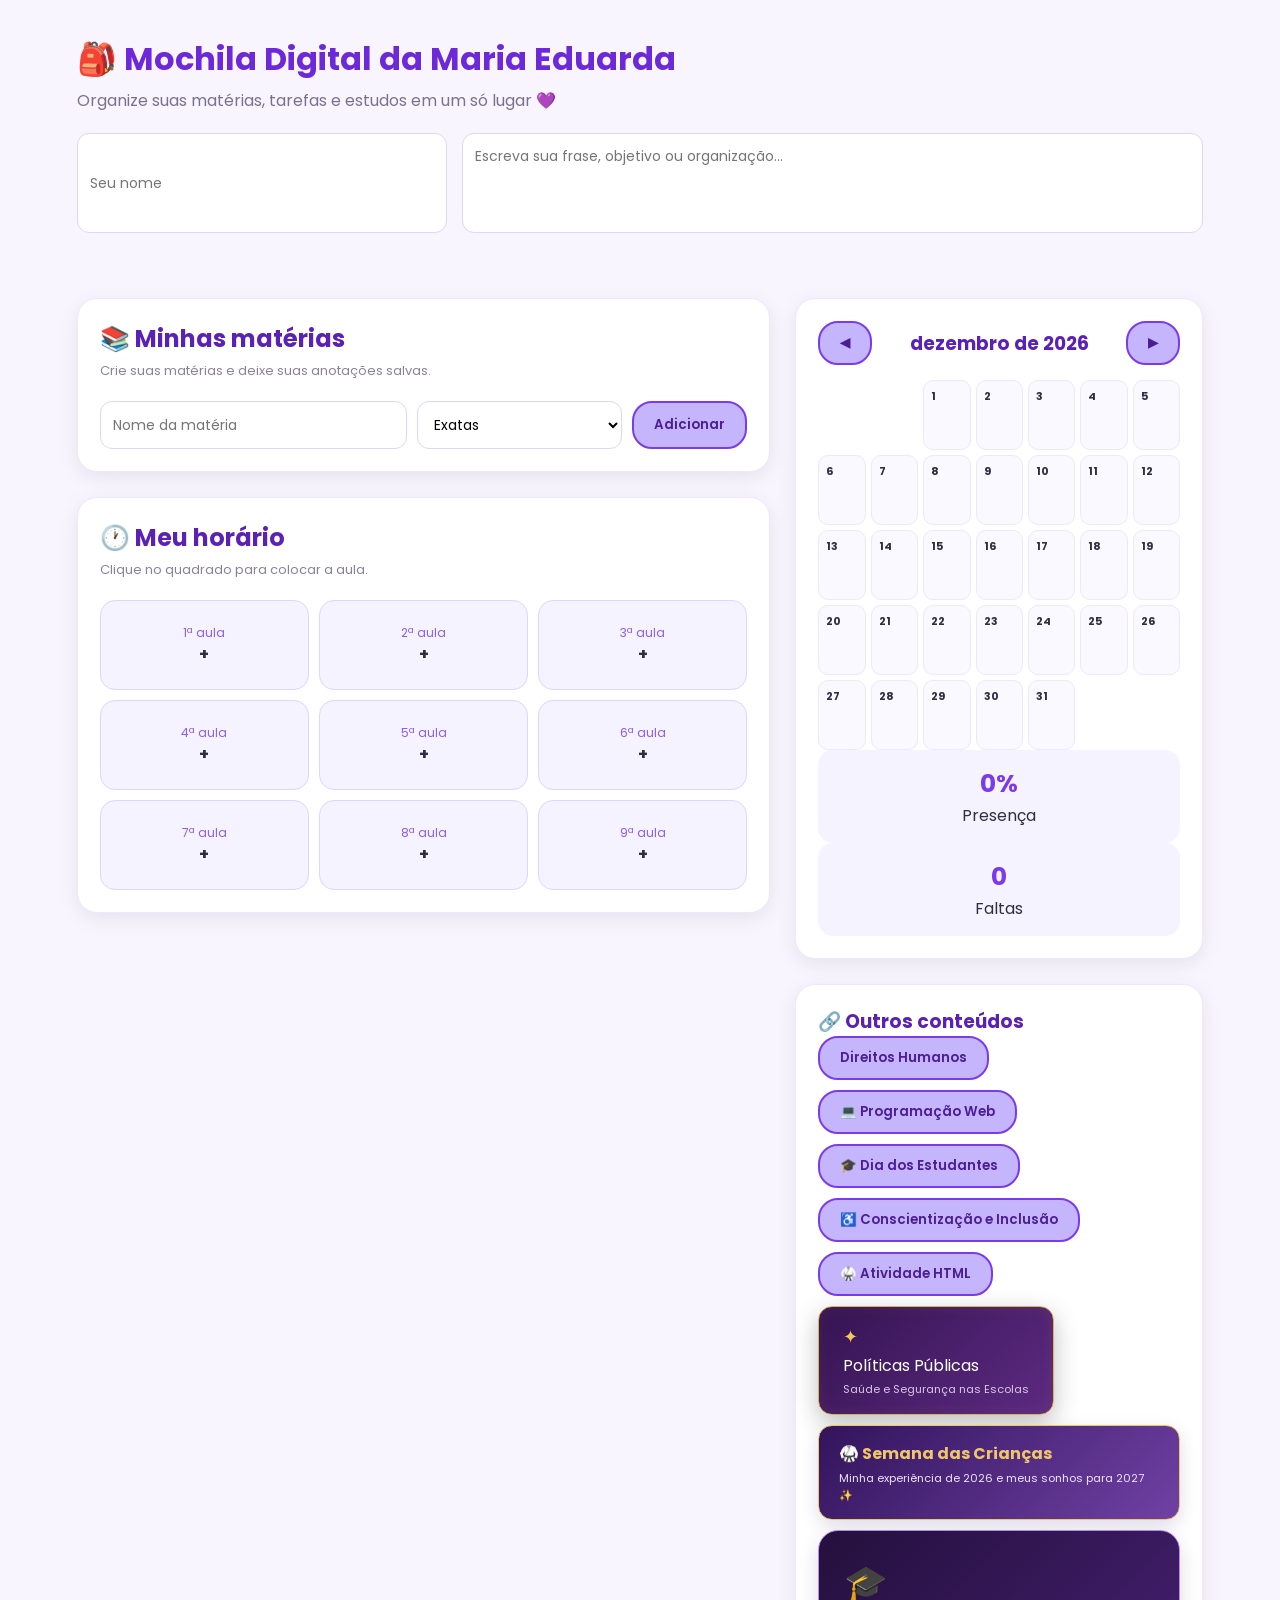
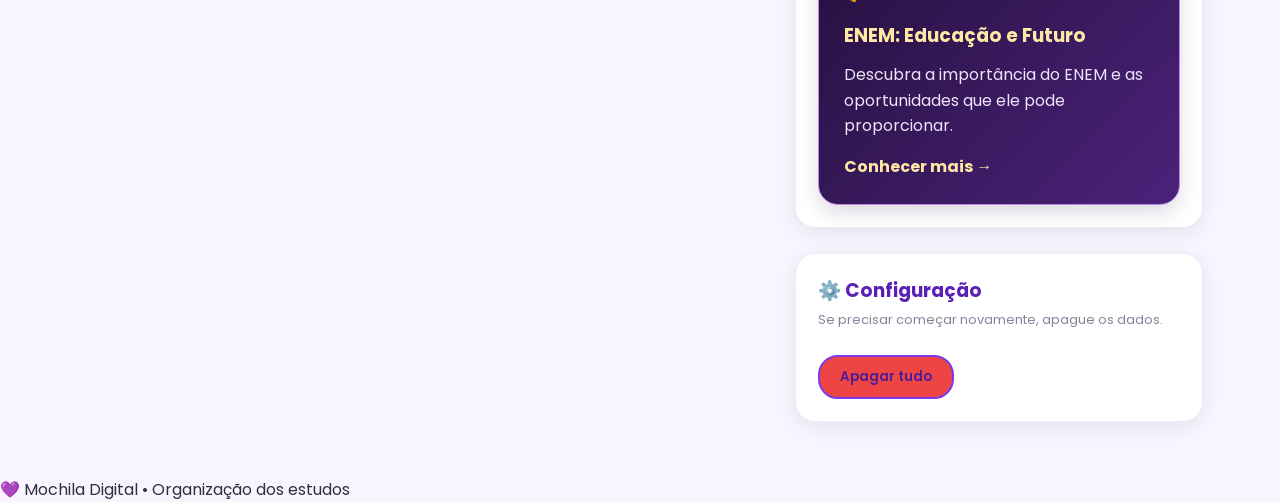
<file: index.html>
<!DOCTYPE html>
<html lang="pt-BR">

<head>

<meta charset="UTF-8">

<meta name="viewport" content="width=device-width, initial-scale=1.0">

<title>Mochila Digital</title>

<link href="https://fonts.googleapis.com/css2?family=Poppins:wght@300;400;500;600;700&display=swap" rel="stylesheet">

    <link rel="stylesheet" href="botaodh.css">

<style>

*{
    margin:0;
    padding:0;
    box-sizing:border-box;
    font-family:'Poppins',sans-serif;
}


body{

    background:#f8f5ff;
    color:#312e41;

}



header{
    
<header class="cabecalho">
    <img src="logo.png" alt="Escola Estadual Emília Cabral Mota">
</header>
    background:linear-gradient(
        135deg,
        #e9d5ff,
        #f3e8ff
    );

    padding:35px 6%;

}


.topo{

    max-width:1400px;
    margin:auto;

}


.topo h1{

    color:#6d28d9;
    font-size:32px;

}


.topo p{

    color:#7c718c;
    margin-top:5px;
    margin-bottom:20px;

}



.perfil{

    display:grid;
    grid-template-columns:1fr 2fr;
    gap:15px;

}





input,
textarea,
select{

    width:100%;
    padding:12px;

    border-radius:12px;

    border:1px solid #ddd6fe;

    background:white;

    outline:none;

    font-size:14px;

}


textarea{

    resize:none;
    min-height:100px;

}



input:focus,
textarea:focus,
select:focus{

    border-color:#8b5cf6;

    box-shadow:
    0 0 0 3px #ede9fe;

}



.container{

    max-width:1400px;

    margin:auto;

    padding:30px 6%;

    display:grid;

    grid-template-columns:
    1.7fr 1fr;

    gap:25px;

}



.card{

    background:white;

    border-radius:20px;

    padding:22px;

    margin-bottom:25px;

    box-shadow:
    0 5px 20px rgba(0,0,0,.08);

    border:1px solid #eee7ff;

}



.card h2,
.card h3{

    color:#5b21b6;

}



.subtitulo{

    color:#8b8299;

    font-size:13px;

    margin-top:5px;

}


button{
    background:#c4b5fd;
    color:#4c1d95;
    border:2px solid #7c3aed;
    padding:10px 20px;
    border-radius:20px;
    cursor:pointer;
    font-weight:600;
    transition:.2s;
}



button:hover{

    background:#7c3aed;

    transform:translateY(-2px);

}



.btn-excluir{

    background:#ef4444;

}


.btn-excluir:hover{

    background:#dc2626;

}



.btn-pequeno{

    padding:6px 10px;

    font-size:12px;

}




.form-materia{

    display:grid;

    grid-template-columns:

    1.5fr 1fr auto;

    gap:10px;

    margin-top:20px;

}



.materia{

    border-left:6px solid #a78bfa;

}



.cabecalho-materia{

    display:flex;

    justify-content:space-between;

    align-items:center;

}



.nome-materia{

    display:flex;

    align-items:center;

    gap:8px;

}



.bolinha{

    width:14px;

    height:14px;

    border-radius:50%;

}



.categoria{

    background:#ede9fe;

    color:#6d28d9;

    padding:4px 10px;

    border-radius:20px;

    font-size:11px;

}



.area-anotacao{

    margin-top:20px;

}



.area-anotacao label{

    display:block;

    color:#5b21b6;

    font-weight:600;

    margin-bottom:8px;

}



.salvo{

    color:#16a34a;

    font-size:12px;

}


.form-tarefa{

    display:grid;

    grid-template-columns:

    1fr 150px auto;

    gap:8px;

    margin-top:12px;

}



.tarefa{

    margin-top:10px;

    padding:12px;

    background:#faf7ff;

    border-radius:12px;

    display:flex;

    justify-content:space-between;

    align-items:center;

}



.tarefa.concluida{

    opacity:.5;

    text-decoration:line-through;

}



.data{

    font-size:11px;

    color:#8b5cf6;

}



.grade{

    display:grid;

    grid-template-columns:
    repeat(3,1fr);

    gap:10px;

    margin-top:20px;

}



.aula{

    height:90px;

    background:#f5f3ff;

    border-radius:15px;

    border:1px solid #ddd6fe;

    display:flex;

    justify-content:center;

    align-items:center;

    flex-direction:column;

    cursor:pointer;

}



.aula:hover{

    background:#ede9fe;

}



.numero{

    color:#8b5cf6;

    font-size:12px;

}


.cabecalho-calendario{

    display:flex;

    justify-content:space-between;

    align-items:center;

}



.calendario{

    display:grid;

    grid-template-columns:
    repeat(7,1fr);

    gap:5px;

    margin-top:15px;

}



.dia{

    min-height:70px;

    background:#faf9ff;

    border-radius:10px;

    border:1px solid #eee7ff;

    padding:7px;

    font-size:11px;

    cursor:pointer;

}



.dia:hover{

    border-color:#a78bfa;

}



.vazio{

    background:none;

    border:none;

}



.presenca{

    background:#dcfce7;

}



.falta{

    background:#fee2e2;

}



.prova{

    background:#ede9fe;

}

<style>

    
.estatisticas{

    display:grid;

    grid-template-columns:1fr 1fr;

    gap:10px;

    margin-top:20px;

}



.numero-estatistica{

    background:#f5f3ff;

    padding:15px;

    border-radius:15px;

    text-align:center;

}



.numero-estatistica strong{

    display:block;

    font-size:25px;

    color:#7c3aed;

}



.links{

    display:flex;

    gap:10px;

    flex-wrap:wrap;

}


@media(max-width:900px){


.container{

    grid-template-columns:1fr;

}


.perfil{

    grid-template-columns:1fr;

}


}



@media(max-width:600px){


.form-materia,
.form-tarefa{

    grid-template-columns:1fr;

}



.grade{

    grid-template-columns:
    repeat(2,1fr);

}


}
.btn-politicas {
    display: inline-flex;
    flex-direction: column;
    align-items: flex-start;
    gap: 3px;

    padding: 16px 24px;

    color: #ffffff;
    text-decoration: none;

    background: linear-gradient(
        135deg,
        #351452,
        #5d2a82
    );

    border: 1px solid #dcb44d;
    border-radius: 14px;

    box-shadow:
        0 8px 25px rgba(0, 0, 0, 0.25),
        inset 0 0 15px rgba(220, 180, 77, 0.08);

    transition: all 0.3s ease;
}

.btn-politicas span {
    color: #f2ca5c;
    font-size: 18px;
}

.btn-politicas small {
    color: #d8c7e8;
    font-size: 11px;
}

.btn-politicas:hover {
    transform: translateY(-4px);

    background: linear-gradient(
        135deg,
        #4b216d,
        #7540a0
    );

    border-color: #ffe28a;

    box-shadow:
        0 12px 30px rgba(0, 0, 0, 0.35),
        0 0 20px rgba(220, 180, 77, 0.18);
}

.btn-semana {
    display: inline-flex;
    flex-direction: column;
    gap: 4px;
    padding: 15px 20px;
    background: linear-gradient(135deg, #32145c, #7041a4);
    color: white;
    text-decoration: none;
    border: 1px solid #f0c66a;
    border-radius: 14px;
    box-shadow: 0 6px 18px rgba(50, 20, 92, .15);
    transition: .3s ease;
}

.btn-semana span {
    color: #f0c66a;
    font-weight: 700;
}

.btn-semana small {
    color: #eee3ff;
    font-size: 11px;
}

.btn-semana:hover {
    transform: translateY(-4px);
    background: linear-gradient(135deg, #482274, #8758bd);
    border-color: #ffe28a;
    box-shadow: 0 10px 24px rgba(50, 20, 92, .25);
}

    .card-enem {
    display: block;
    text-decoration: none;
    color: inherit;
    background: linear-gradient(135deg, #24103D, #4B227A);
    border: 1px solid #B88AE8;
    border-radius: 20px;
    padding: 25px;
    transition: 0.3s ease;
    box-shadow: 0 8px 20px rgba(36, 16, 61, 0.15);
}

.card-enem:hover {
    transform: translateY(-7px);
    box-shadow: 0 12px 25px rgba(75, 34, 122, 0.3);
}

.card-enem h3 {
    color: #FFE8A3;
    margin: 12px 0;
}

.card-enem p {
    color: #eee4fa;
    line-height: 1.6;
}

.card-enem span {
    display: inline-block;
    color: #FFE8A3;
    margin-top: 15px;
    font-weight: bold;
}

.icone-enem {
    font-size: 35px;
    
.cabecalho {
    width: 100%;
    height: 160px;
    background-color: white;
    display: flex;
    align-items: center;
    justify-content: center;
}

.cabecalho img {
    max-width: 100%;
    max-height: 140px;
    object-fit: contain;
}
}
    

</style>


</head>



<body>



<header>


<div class="topo">


<h1>
🎒 Mochila Digital da Maria Eduarda
</h1>


<p>
Organize suas matérias, tarefas e estudos em um só lugar 💜
</p>



<div class="perfil">


<input 
id="nome"
placeholder="Seu nome"
>


<textarea
id="bio"
placeholder="Escreva sua frase, objetivo ou organização..."
></textarea>


</div>


</div>


</header>




<main class="container">



<section>




<div class="card">


<h2>
📚 Minhas matérias
</h2>


<p class="subtitulo">

Crie suas matérias e deixe suas anotações salvas.

</p>



<div class="form-materia">


<input
id="novaMateria"
placeholder="Nome da matéria"
>



<select
id="categoriaMateria"
>


<option>
Exatas
</option>


<option>
Humanas
</option>


<option>
Linguagens
</option>


<option>
Biológicas
</option>


<option>
Itinerário
</option>


<option>
Curso Técnico
</option>


</select>



<button onclick="adicionarMateria()">

Adicionar

</button>



</div>


</div>




<div id="listaMaterias"></div>





<div class="card">


<h2>
🕐 Meu horário
</h2>


<p class="subtitulo">

Clique no quadrado para colocar a aula.

</p>



<div
class="grade"
id="horario"
>


</div>



</div>




</section>





<aside>




<div class="card">


<div class="cabecalho-calendario">


<button onclick="mudarMes(-1)">
◀
</button>



<h3 id="mesAtual">

</h3>



<button onclick="mudarMes(1)">
▶
</button>



</div>



<div class="calendario"
id="calendario">

</div>




<div class="estatisticas">


<div class="numero-estatistica">


<strong id="porcentagem">

0%

</strong>


Presença


</div>



<div class="numero-estatistica">


<strong id="faltas">

0

</strong>


Faltas


</div>



</div>



</div>







<div class="card">


<h3>
🔗 Outros conteúdos
</h3>



<div class="links">


<a href="d-h.html">

<button>

Direitos Humanos

</button>

</a>



<a href="programacao-web.html">

<button>

💻 Programação Web

</button>

</a>
    
<a href="dia-dos-estudantes.html">

<button>

🎓 Dia dos Estudantes

</button>
<a href="conscientizacao.html">
    <button>
        ♿ Conscientização e Inclusão
    </button>

</a>
<a href="atividade-html-campeonato.html">
    <button>
        🥋 Atividade HTML
    </button>
    
<a href="politicas-escola.html" class="btn-politicas">
    <span>✦</span>
    Políticas Públicas
    <small>Saúde e Segurança nas Escolas</small>
</a>

    
<a href="semana-criancas.html" class="btn-semana">
    <span>🥋 Semana das Crianças</span>
    <small>Minha experiência de 2026 e meus sonhos para 2027 ✨</small>
</a>

    <a href="enem.html" class="card-enem">
    <div class="icone-enem">🎓</div>
    <h3>ENEM: Educação e Futuro</h3>
    <p>Descubra a importância do ENEM e as oportunidades que ele pode proporcionar.</p>
    <span>Conhecer mais →</span>
</a>
    
</div>


</div>





<div class="card">


<h3>
⚙️ Configuração
</h3>


<p class="subtitulo">

Se precisar começar novamente, apague os dados.

</p>


<br>


<button 
class="btn-excluir"
onclick="apagarDados()"
>

Apagar tudo

</button>


</div>


</aside>


</main>


<footer>


💜 Mochila Digital • Organização dos estudos


</footer>
<script>


let dados = JSON.parse(
localStorage.getItem("mochilaDigital")
)
||
{

nome:"",
bio:"",

materias:[],

horario:[
"",
"",
"",
"",
"",
"",
"",
"",
""
],

calendario:{}

};



let dataAtual = new Date();




function salvar(){

localStorage.setItem(
"mochilaDigital",
JSON.stringify(dados)
);

}



nome.value = dados.nome;

bio.value = dados.bio;



nome.oninput=function(){

dados.nome=this.value;

salvar();

};



bio.oninput=function(){

dados.bio=this.value;

salvar();

};



const cores=[

"#a78bfa",
"#60a5fa",
"#34d399",
"#f472b6",
"#fbbf24",
"#fb7185"

];



function adicionarMateria(){


let nomeMateria =
document.getElementById("novaMateria").value;



let categoria =
document.getElementById("categoriaMateria").value;



if(nomeMateria==""){

alert("Digite o nome da matéria");

return;

}



dados.materias.push({

nome:nomeMateria,

categoria:categoria,

cor:
cores[
dados.materias.length %
cores.length
],

anotacao:"",

tarefas:[]

});



document.getElementById("novaMateria").value="";



salvar();

render();


}



function excluirMateria(i){


if(confirm("Excluir essa matéria?")){


dados.materias.splice(i,1);


salvar();

render();


}


}




function salvarAnotacao(i){


dados.materias[i].anotacao =

document.getElementById(
"anotacao"+i
).value;



salvar();



document.getElementById(
"salvo"+i
).innerHTML=
"✓ Salvo";


}




function adicionarTarefa(i){


let tarefa =
document.getElementById(
"tarefa"+i
).value;



let data =
document.getElementById(
"data"+i
).value;



if(tarefa=="") return;



dados.materias[i].tarefas.push({

nome:tarefa,

data:data,

feito:false

});



salvar();

render();


}


function concluirTarefa(m,t){


dados.materias[m]
.tarefas[t]
.feito =
!
dados.materias[m]
.tarefas[t]
.feito;



salvar();

render();


}



function excluirTarefa(m,t){


dados.materias[m]
.tarefas.splice(t,1);



salvar();

render();


}



function renderHorario(){


let area =
document.getElementById(
"horario"
);



area.innerHTML="";



dados.horario.forEach(
function(aula,i){


area.innerHTML += `


<div class="aula"
onclick="editarAula(${i})">


<span class="numero">

${i+1}ª aula

</span>


<strong>

${aula || "+"}

</strong>


</div>


`;


});


}




function editarAula(i){


let novo =
prompt(
"Digite a aula:",
dados.horario[i]
);



if(novo==null)return;



dados.horario[i]=novo;



salvar();

renderHorario();


}




function chave(data){


return data;

}





function renderCalendario(){



let calendario =
document.getElementById(
"calendario"
);



let mes =
document.getElementById(
"mesAtual"
);



let ano =
dataAtual.getFullYear();



let numeroMes =
dataAtual.getMonth();



mes.innerHTML =
dataAtual.toLocaleDateString(
"pt-BR",
{
month:"long",
year:"numeric"
}
);



calendario.innerHTML="";



let primeiro =
new Date(
ano,
numeroMes,
1
).getDay();



let total =
new Date(
ano,
numeroMes+1,
0
).getDate();




for(let i=0;i<primeiro;i++){

calendario.innerHTML+=
`
<div class="dia vazio"></div>
`;

}





let presenca=0;

let falta=0;



for(
let dia=1;
dia<=total;
dia++
){



let id =
ano+
"-"+
(numeroMes+1)+
"-"+
dia;



let tipo =
dados.calendario[id]
||
"";



if(tipo=="presenca")
presenca++;



if(tipo=="falta")
falta++;



calendario.innerHTML+=`


<div 
class="dia ${tipo}"
onclick="marcarDia('${id}')">


<strong>

${dia}

</strong>


</div>


`;



}



let totalMarcado =
presenca+falta;



document.getElementById(
"porcentagem"
).innerHTML =

totalMarcado==0
?
"0%"
:
Math.round(
presenca/totalMarcado*100
)
+
"%";



document.getElementById(
"faltas"
).innerHTML=
falta;



}



function marcarDia(id){


let escolha =
prompt(
"1 Presença\n2 Falta\n3 Prova\n0 Limpar"
);



if(escolha=="1")
dados.calendario[id]="presenca";

else
if(escolha=="2")
dados.calendario[id]="falta";

else
if(escolha=="3")
dados.calendario[id]="prova";

else
if(escolha=="0")
delete dados.calendario[id];

else
return;



salvar();

renderCalendario();


}



function mudarMes(v){


dataAtual.setMonth(
dataAtual.getMonth()+v
);


renderCalendario();


}



function render(){


let lista =
document.getElementById(
"listaMaterias"
);



lista.innerHTML="";



dados.materias.forEach(
function(m,i){



let tarefas="";



m.tarefas.forEach(
function(t,j){



tarefas+=`


<div class="tarefa">


<div>

<b>

${t.nome}

</b>


<br>


<span class="data">

${t.data}

</span>


</div>



<div>


<button
onclick="concluirTarefa(${i},${j})">

✓

</button>


<button
class="btn-excluir"
onclick="excluirTarefa(${i},${j})">

X

</button>


</div>



</div>


`;


});





lista.innerHTML+=`


<div class="card materia">


<div class="cabecalho-materia">


<div class="nome-materia">


<span 
class="bolinha"
style="background:${m.cor}">
</span>


<h3>

${m.nome}

</h3>


<span class="categoria">

${m.categoria}

</span>


</div>



<button
class="btn-excluir"
onclick="excluirMateria(${i})">

X

</button>


</div>





<div class="area-anotacao">


<label>

📝 Anotações

</label>


<textarea
id="anotacao${i}"
oninput="salvarAnotacao(${i})"
>${m.anotacao}</textarea>



<span class="salvo"
id="salvo${i}">

</span>


</div>





<h3>

✅ Tarefas

</h3>



<div class="form-tarefa">


<input
id="tarefa${i}"
placeholder="Nova tarefa">


<input
id="data${i}"
type="date">


<button
onclick="adicionarTarefa(${i})">

+

</button>


</div>



${tarefas}



</div>


`;



});



renderHorario();

renderCalendario();


}







function apagarDados(){


if(confirm("Apagar tudo?")){


localStorage.clear();


location.reload();


}


}





render();



</script>


</body>

</html>
</file>
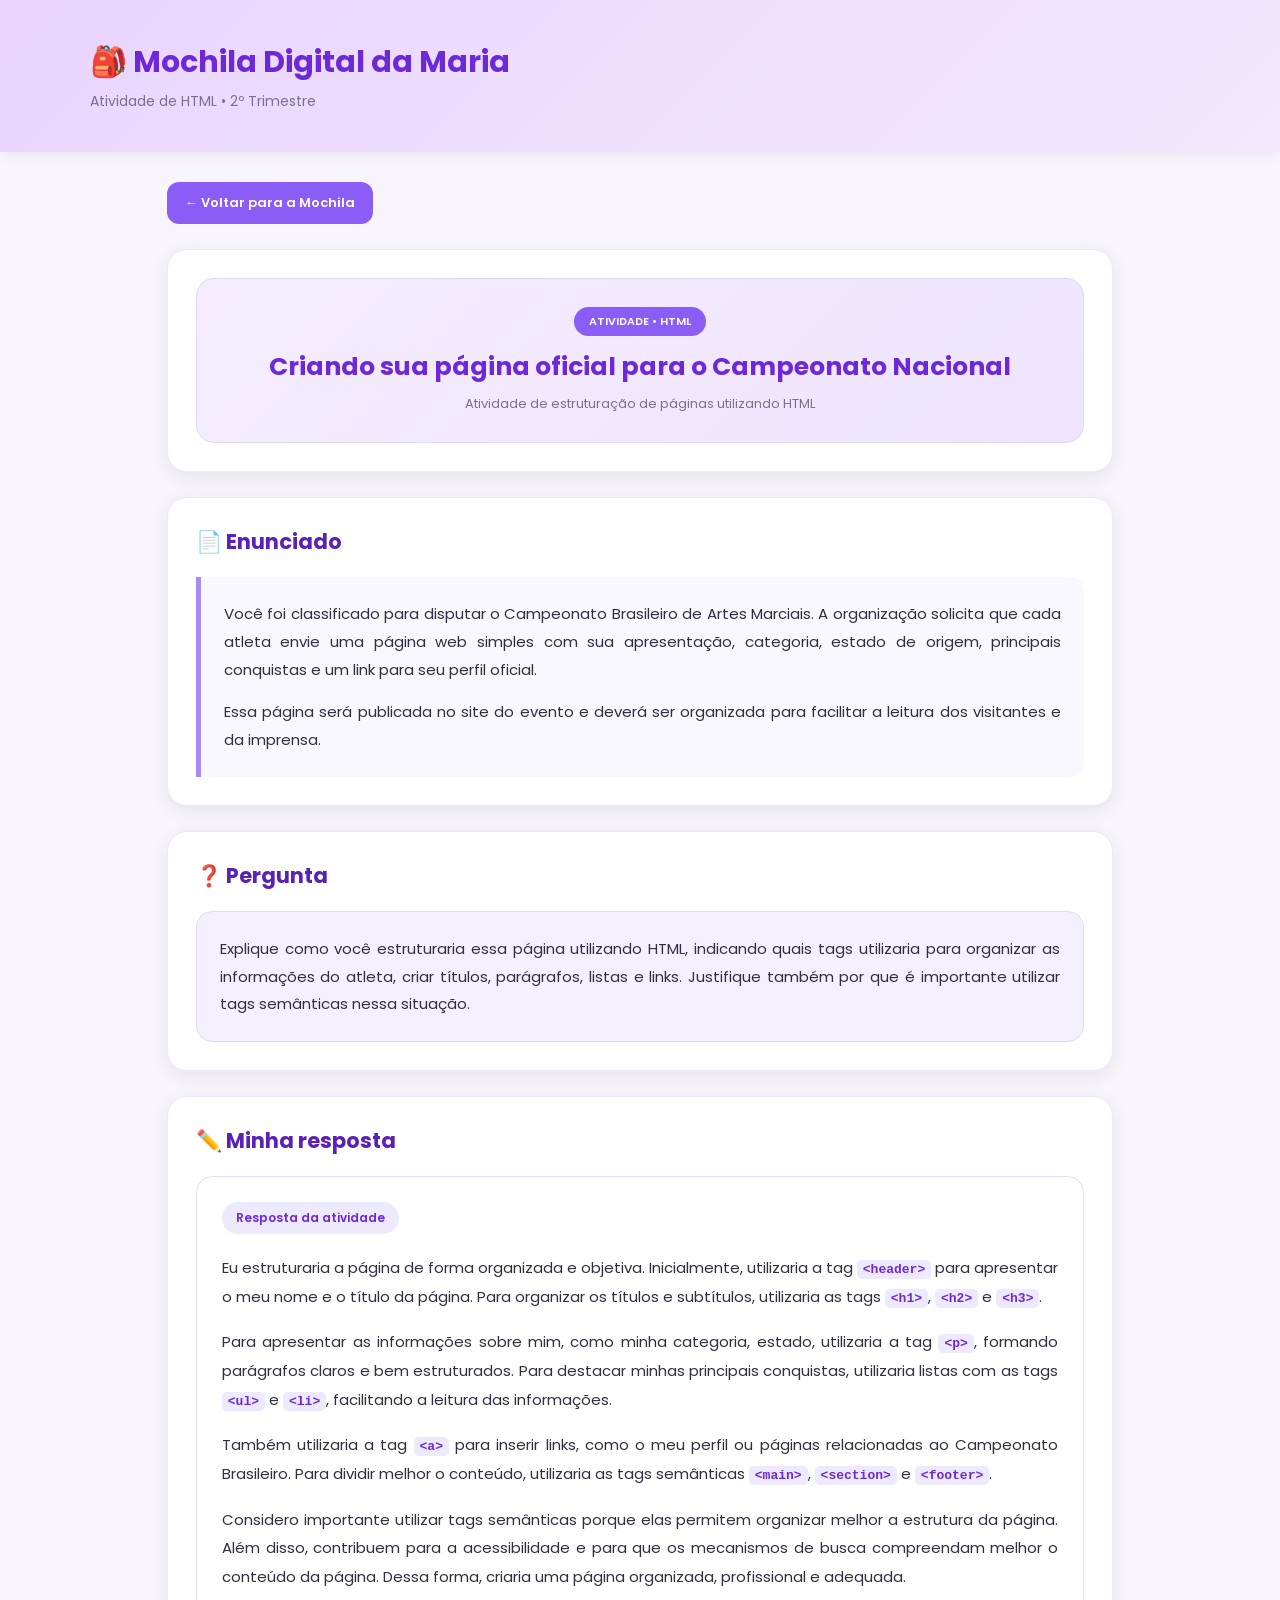
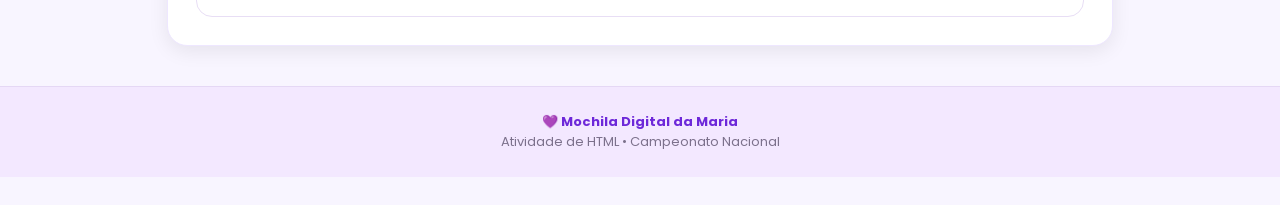
<file: atividade-html-campeonato.html>
<!DOCTYPE html>
<html lang="pt-BR">

<head>

    <meta charset="UTF-8">

    <meta name="viewport" content="width=device-width, initial-scale=1.0">

    <title>Atividade HTML | Mochila Digital</title>

    <link href="https://fonts.googleapis.com/css2?family=Poppins:wght@300;400;500;600;700&display=swap" rel="stylesheet">

    <style>

        * {
            margin: 0;
            padding: 0;
            box-sizing: border-box;
            font-family: 'Poppins', sans-serif;
        }


        body {

            background: #f8f5ff;

            color: #312e41;

            min-height: 100vh;

        }



        header {

            background: linear-gradient(
                135deg,
                #e9d5ff,
                #f3e8ff
            );

            padding: 40px 6%;

            box-shadow:
                0 4px 15px rgba(0,0,0,.05);

        }


        .topo {

            max-width: 1100px;

            margin: auto;

        }


        .topo h1 {

            color: #6d28d9;

            font-size: 30px;

        }


        .topo p {

            color: #7c718c;

            margin-top: 6px;

            font-size: 14px;

        }


        main {

            max-width: 1100px;

            margin: 30px auto;

            padding: 0 6%;

        }


        .voltar {

            display: inline-block;

            text-decoration: none;

            background: #8b5cf6;

            color: white;

            padding: 11px 18px;

            border-radius: 12px;

            font-size: 13px;

            font-weight: 600;

            margin-bottom: 25px;

            transition: .2s;

        }


        .voltar:hover {

            background: #7c3aed;

            transform: translateY(-2px);

        }


       

        .card {

            background: white;

            border-radius: 20px;

            padding: 28px;

            margin-bottom: 25px;

            box-shadow:
                0 5px 20px rgba(0,0,0,.08);

            border: 1px solid #eee7ff;

        }


        .card h2 {

            color: #5b21b6;

            margin-bottom: 20px;

            font-size: 21px;

        }


      
        .titulo-atividade {

            text-align: center;

            background: linear-gradient(
                135deg,
                #f5edff,
                #eee4ff
            );

            border-radius: 18px;

            padding: 28px;

            border: 1px solid #e4d7f4;

        }


        .titulo-atividade .numero {

            display: inline-block;

            background: #8b5cf6;

            color: white;

            padding: 6px 15px;

            border-radius: 20px;

            font-size: 11px;

            font-weight: 600;

            margin-bottom: 12px;

        }


        .titulo-atividade h2 {

            color: #6d28d9;

            font-size: 25px;

            margin-bottom: 8px;

        }


        .titulo-atividade p {

            color: #7c718c;

            font-size: 13px;

        }


        
        .enunciado {

            background: #faf8ff;

            border-left: 5px solid #a78bfa;

            border-radius: 0 14px 14px 0;

            padding: 23px;

        }


        .enunciado p {

            font-size: 15px;

            line-height: 1.85;

            margin-bottom: 15px;

            text-align: justify;

        }


        .enunciado p:last-child {

            margin-bottom: 0;

        }


       
        .pergunta {

            background: #f5f0ff;

            border: 1px solid #e5d9f7;

            border-radius: 16px;

            padding: 23px;

        }


        .pergunta p {

            font-size: 15px;

            line-height: 1.85;

            text-align: justify;

        }


     

        .resposta {

            background: white;

            border: 1px solid #e8def5;

            border-radius: 16px;

            padding: 25px;

        }


        .etiqueta {

            display: inline-block;

            background: #ede9fe;

            color: #6d28d9;

            padding: 7px 14px;

            border-radius: 20px;

            font-size: 12px;

            font-weight: 600;

            margin-bottom: 20px;

        }


        .resposta p {

            font-size: 15px;

            line-height: 1.9;

            text-align: justify;

            margin-bottom: 17px;

        }


        .resposta p:last-child {

            margin-bottom: 0;

        }


      
        code {

            background: #ede9fe;

            color: #6d28d9;

            padding: 2px 6px;

            border-radius: 5px;

            font-family: Consolas, monospace;

            font-size: 13px;

            font-weight: 600;

        }


       

        footer {

            background: #f3e8ff;

            border-top: 1px solid #e5d8f5;

            text-align: center;

            padding: 25px;

            margin-top: 40px;

            color: #7c718c;

            font-size: 13px;

        }


        footer strong {

            color: #6d28d9;

        }


      

        @media(max-width:700px) {

            header {

                padding: 30px 6%;

            }


            .topo h1 {

                font-size: 24px;

            }


            main {

                padding: 0 5%;

            }


            .card {

                padding: 20px;

            }


            .titulo-atividade h2 {

                font-size: 21px;

            }


            .enunciado p,
            .pergunta p,
            .resposta p {

                font-size: 14px;

                text-align: left;

            }

        }

    </style>

</head>


<body>


    <header>

        <div class="topo">

            <h1>
                🎒 Mochila Digital da Maria
            </h1>

            <p>
                Atividade de HTML • 2º Trimestre
            </p>

        </div>

    </header>


   

    <main>


      

        <a href="index.html" class="voltar">
            ← Voltar para a Mochila
        </a>


 

        <section class="card">

            <div class="titulo-atividade">

                <span class="numero">
                    ATIVIDADE • HTML
                </span>

                <h2>
                    Criando sua página oficial para o Campeonato Nacional
                </h2>

                <p>
                    Atividade de estruturação de páginas utilizando HTML
                </p>

            </div>

        </section>


        <section class="card">

            <h2>
                📄 Enunciado
            </h2>


            <div class="enunciado">

                <p>
                    Você foi classificado para disputar o Campeonato
                    Brasileiro de Artes Marciais. A organização solicita
                    que cada atleta envie uma página web simples com sua
                    apresentação, categoria, estado de origem, principais
                    conquistas e um link para seu perfil oficial.
                </p>


                <p>
                    Essa página será publicada no site do evento e deverá
                    ser organizada para facilitar a leitura dos visitantes
                    e da imprensa.
                </p>

            </div>

        </section>


        <section class="card">

            <h2>
                ❓ Pergunta
            </h2>


            <div class="pergunta">

                <p>
                    Explique como você estruturaria essa página utilizando
                    HTML, indicando quais tags utilizaria para organizar as
                    informações do atleta, criar títulos, parágrafos, listas
                    e links. Justifique também por que é importante utilizar
                    tags semânticas nessa situação.
                </p>

            </div>

        </section>


    
        <section class="card">

            <h2>
                ✏️ Minha resposta
            </h2>


            <div class="resposta">

                <span class="etiqueta">
                    Resposta da atividade
                </span>


                <p>
                    Eu estruturaria a página de forma organizada e objetiva.
                    Inicialmente, utilizaria a tag
                    <code>&lt;header&gt;</code>
                    para apresentar o meu nome e o título da página.
                    Para organizar os títulos e subtítulos, utilizaria as
                    tags <code>&lt;h1&gt;</code>,
                    <code>&lt;h2&gt;</code> e
                    <code>&lt;h3&gt;</code>.
                </p>


                <p>
                    Para apresentar as informações sobre mim, como minha
                    categoria, estado, utilizaria a tag
                    <code>&lt;p&gt;</code>, formando parágrafos claros e
                    bem estruturados. Para destacar minhas principais
                    conquistas, utilizaria listas com as tags
                    <code>&lt;ul&gt;</code> e
                    <code>&lt;li&gt;</code>, facilitando a leitura das
                    informações.
                </p>


                <p>
                    Também utilizaria a tag
                    <code>&lt;a&gt;</code> para inserir links, como o meu
                    perfil ou páginas relacionadas ao Campeonato Brasileiro.
                    Para dividir melhor o conteúdo, utilizaria as tags
                    semânticas <code>&lt;main&gt;</code>,
                    <code>&lt;section&gt;</code> e
                    <code>&lt;footer&gt;</code>.
                </p>


                <p>
                    Considero importante utilizar tags semânticas porque elas
                    permitem organizar melhor a estrutura da página. Além
                    disso, contribuem para a acessibilidade e para que os
                    mecanismos de busca compreendam melhor o conteúdo da
                    página. Dessa forma, criaria uma página organizada,
                    profissional e adequada.
                </p>

            </div>

        </section>


    </main>


    <footer>

        <strong>
            💜 Mochila Digital da Maria
        </strong>

        <br>

        Atividade de HTML • Campeonato Nacional

    </footer>


</body>

</html>
</file>
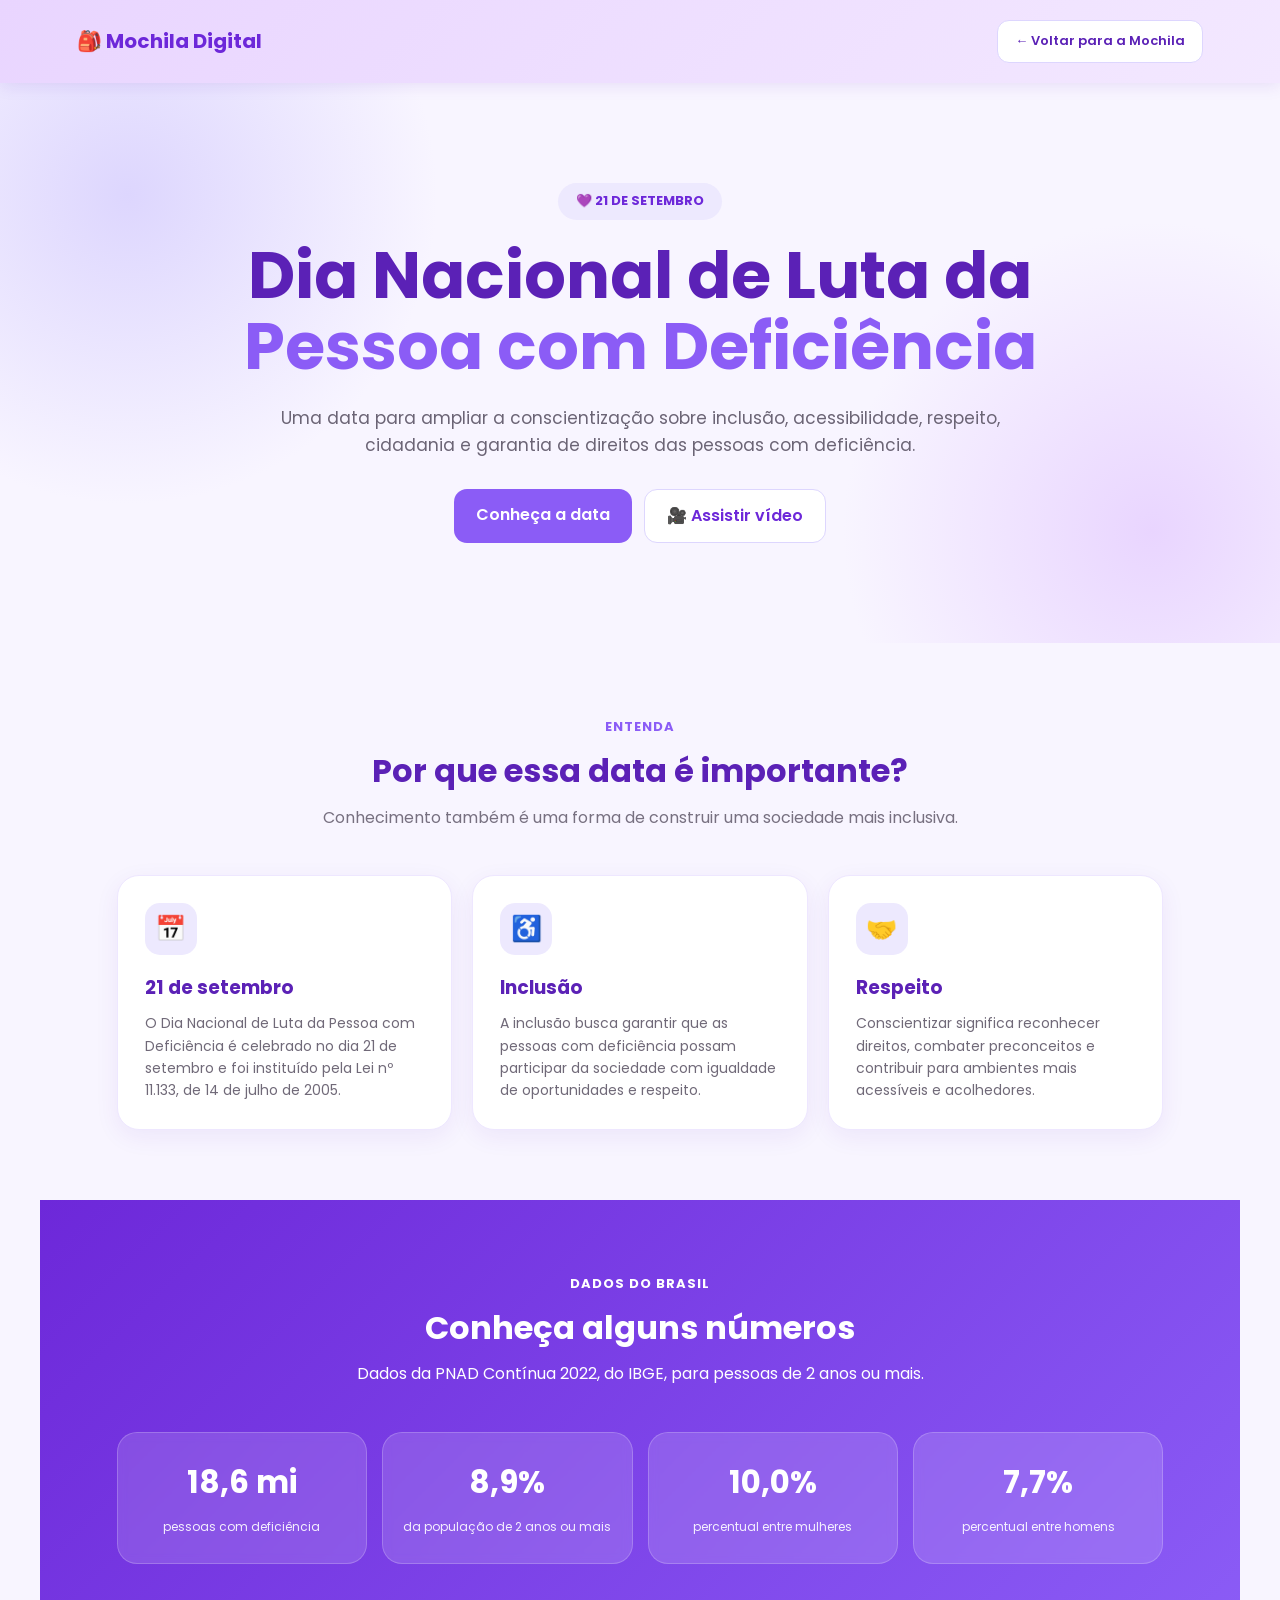
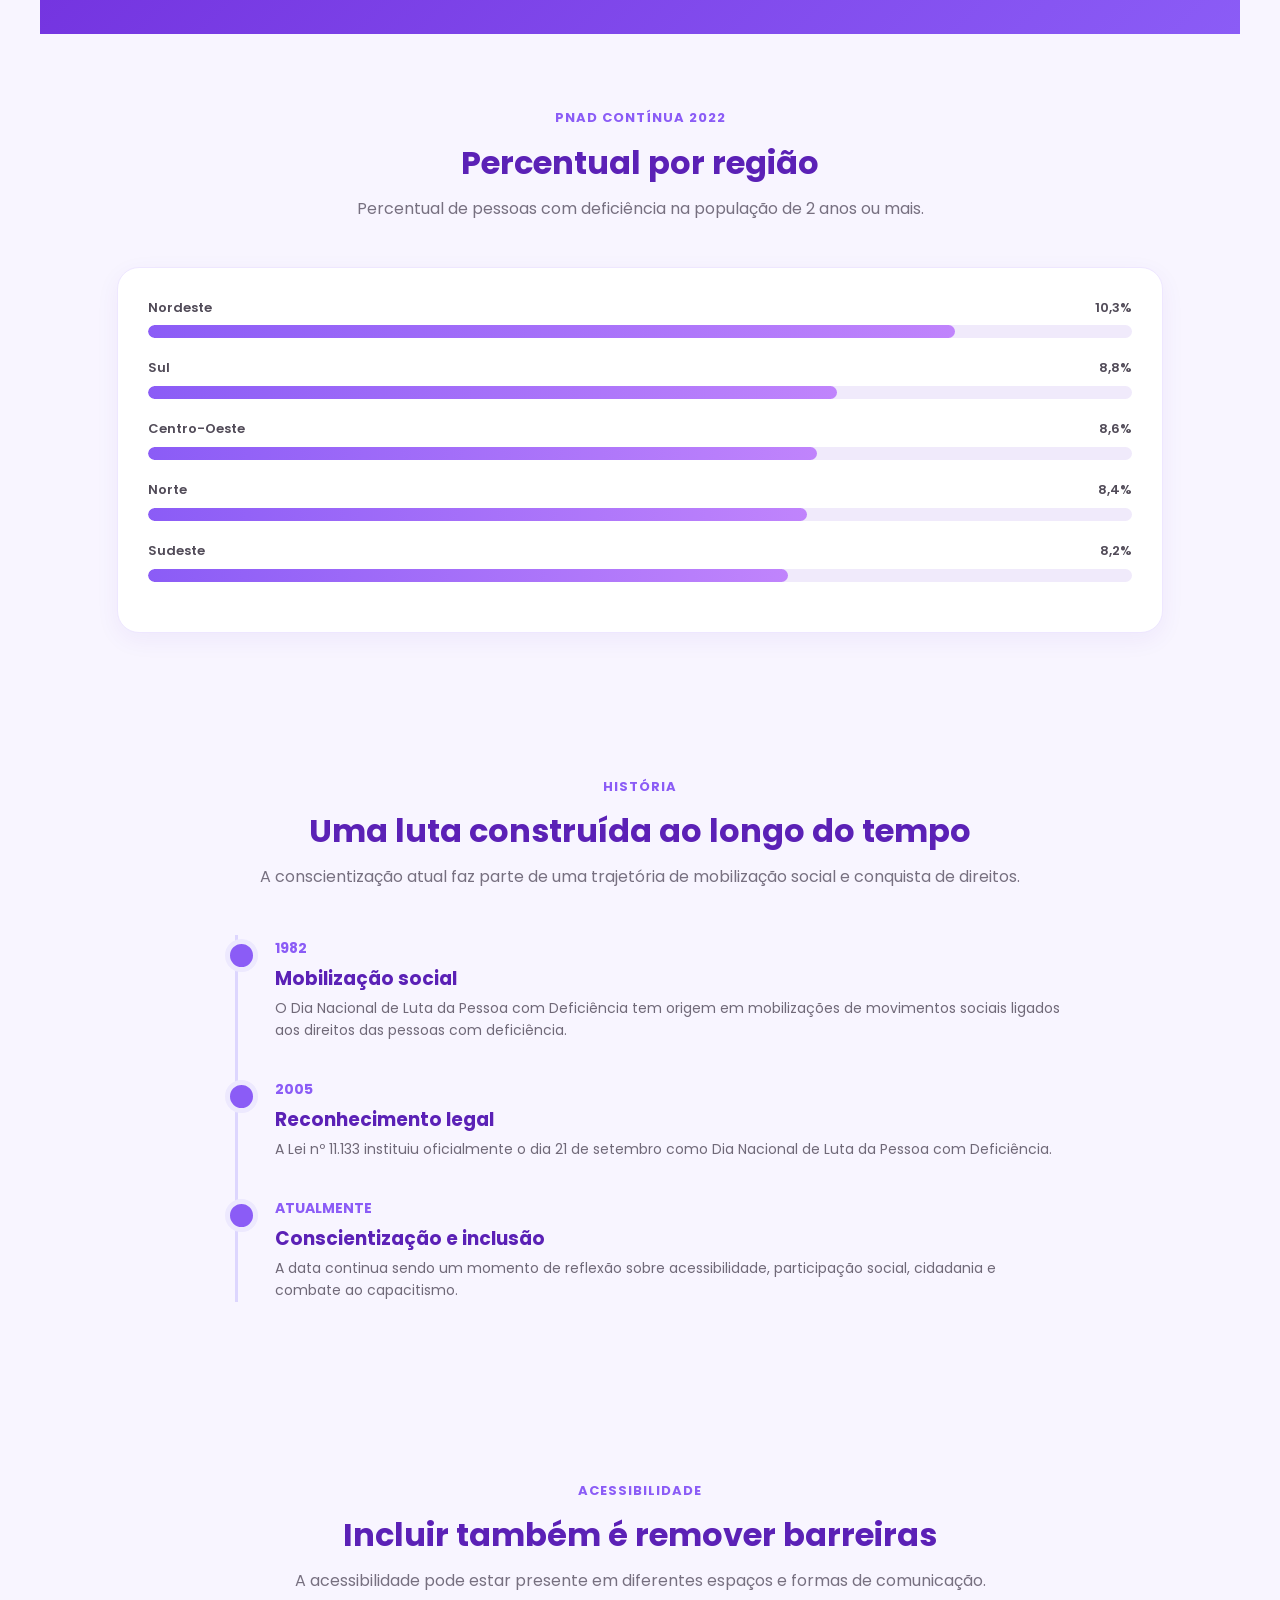
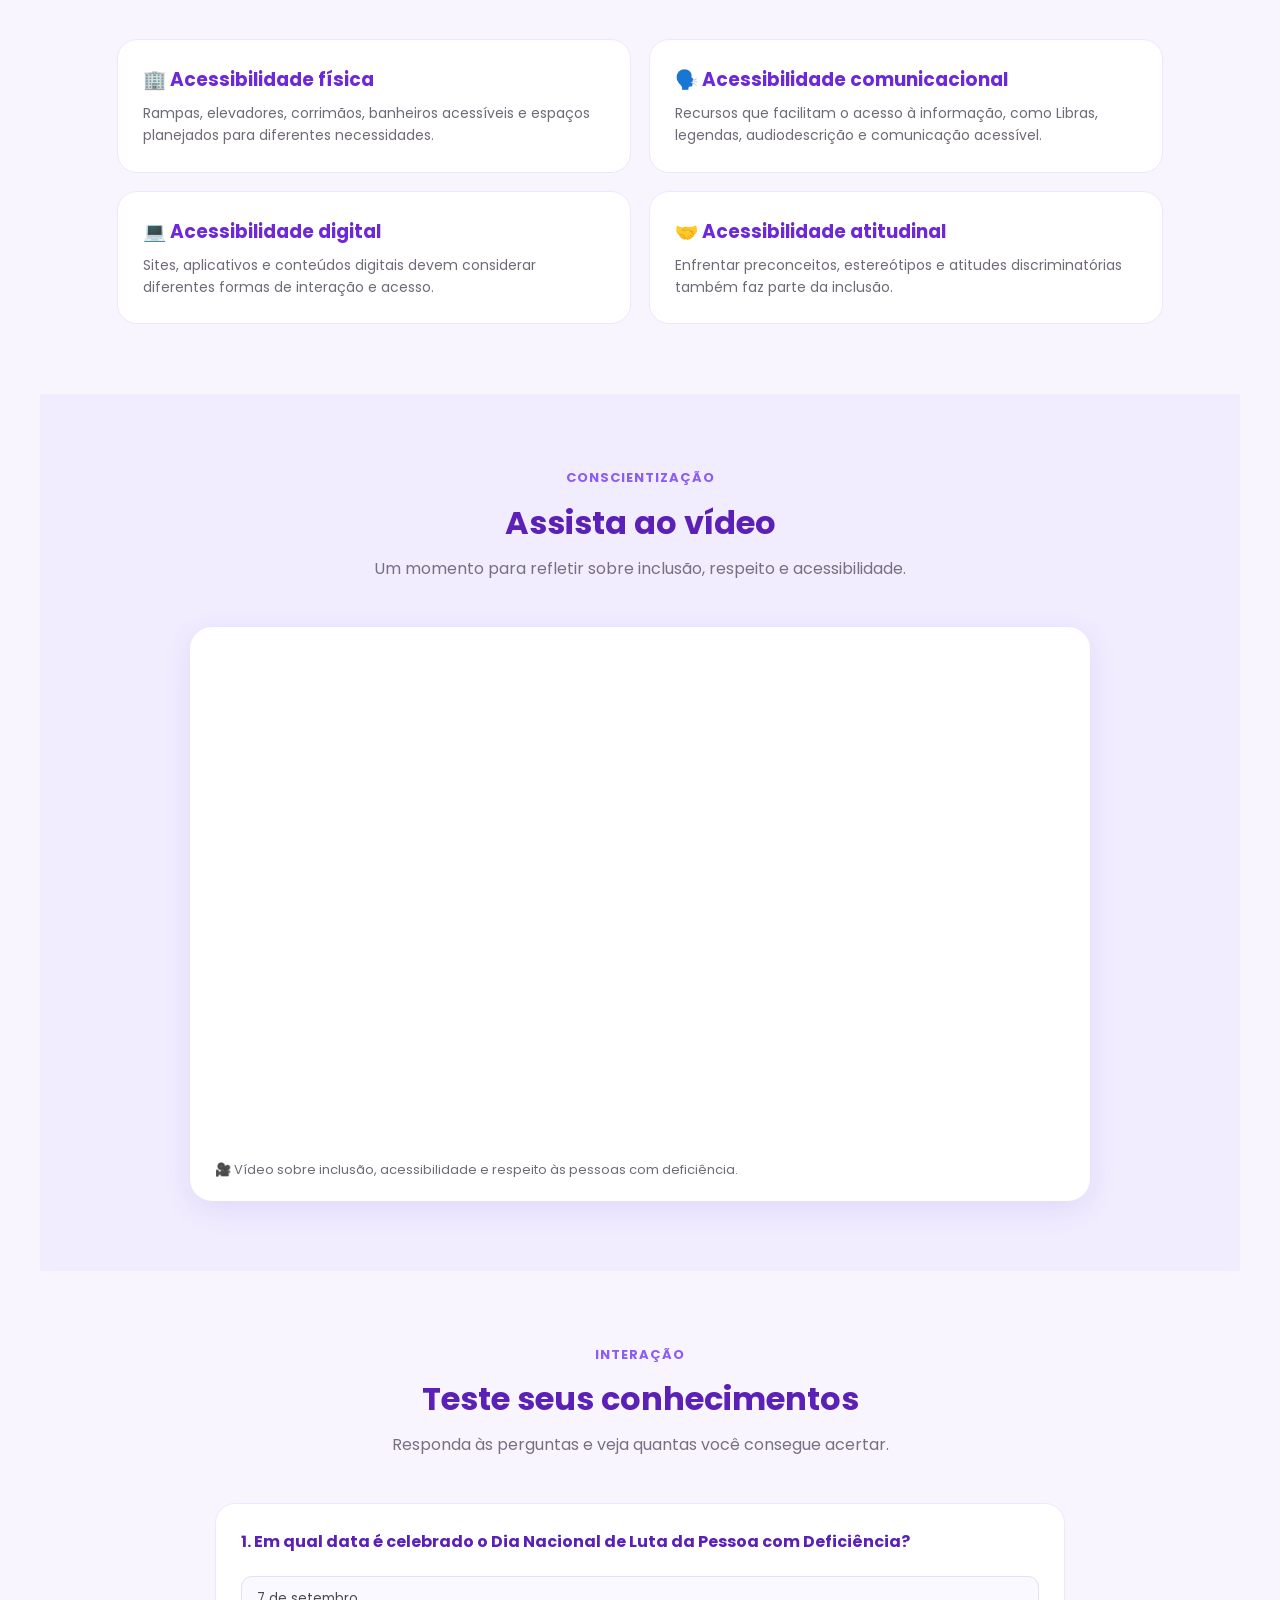
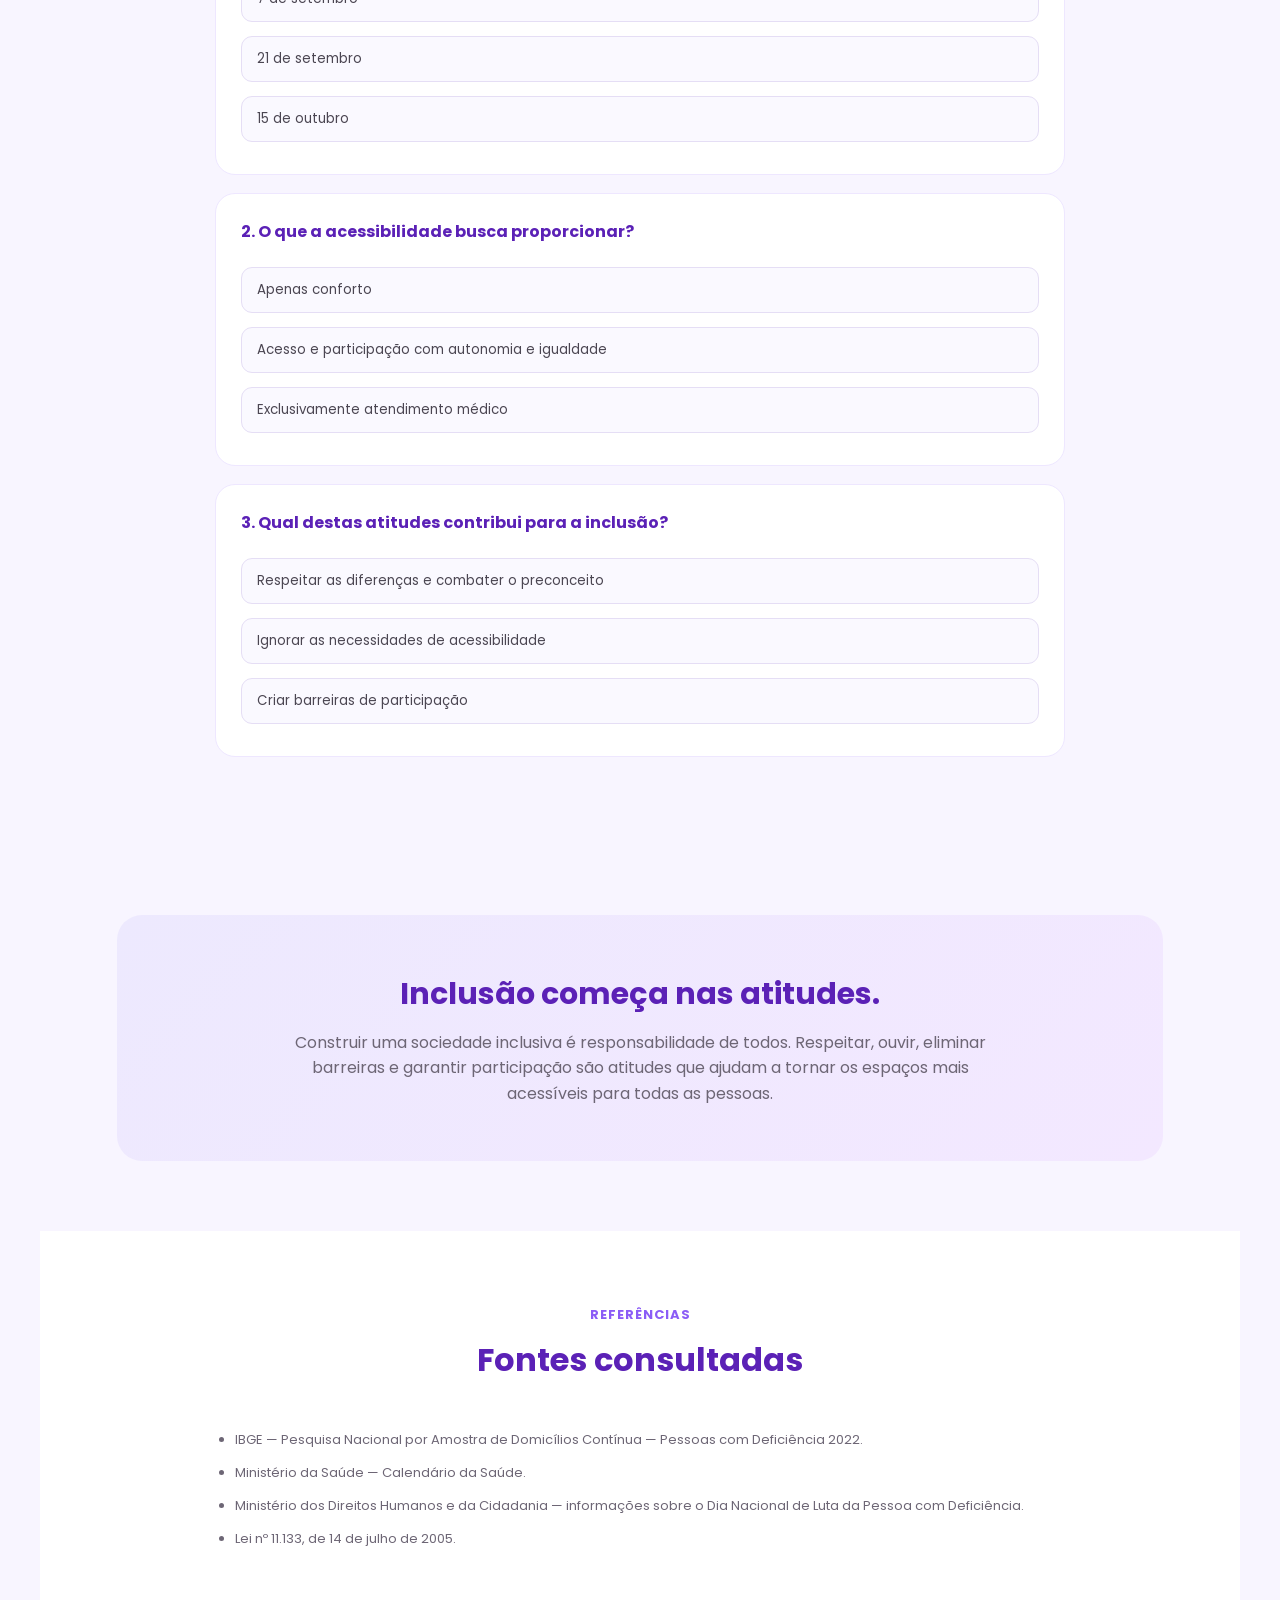
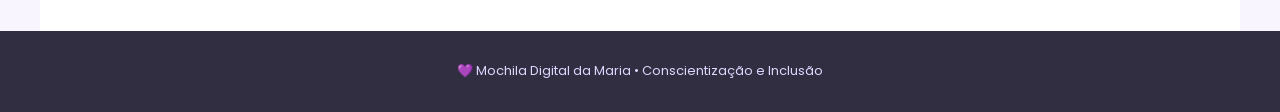
<file: conscientizacao.html>
<!DOCTYPE html>
<html lang="pt-BR">

<head>

<meta charset="UTF-8">
<meta name="viewport" content="width=device-width, initial-scale=1.0">

<title>Conscientização e Inclusão | Mochila Digital</title>

<link href="https://fonts.googleapis.com/css2?family=Poppins:wght@300;400;500;600;700&display=swap" rel="stylesheet">

<style>

/* =========================
   CONFIGURAÇÕES GERAIS
========================= */

*{
    margin:0;
    padding:0;
    box-sizing:border-box;
    font-family:'Poppins', sans-serif;
}

html{
    scroll-behavior:smooth;
}

body{
    background:#f8f5ff;
    color:#312e41;
    line-height:1.6;
}


/* =========================
   CABEÇALHO
========================= */

header{
    background:linear-gradient(
        135deg,
        #e9d5ff,
        #f3e8ff
    );

    padding:20px 6%;

    position:sticky;
    top:0;
    z-index:1000;

    box-shadow:
    0 3px 15px rgba(91,33,182,.10);
}

.nav{
    max-width:1250px;
    margin:auto;

    display:flex;
    justify-content:space-between;
    align-items:center;

    gap:20px;
}

.logo{
    color:#6d28d9;
    font-size:20px;
    font-weight:700;
}

.voltar{
    text-decoration:none;
    color:#5b21b6;

    background:white;

    padding:10px 17px;

    border-radius:12px;

    font-size:13px;
    font-weight:600;

    border:1px solid #ddd6fe;

    transition:.2s;
}

.voltar:hover{
    background:#ede9fe;
    transform:translateY(-2px);
}


/* =========================
   HERO
========================= */

.hero{

    min-height:560px;

    display:flex;
    align-items:center;
    justify-content:center;

    text-align:center;

    padding:80px 6%;

    background:

    radial-gradient(
        circle at 10% 20%,
        #ddd6fe 0,
        transparent 25%
    ),

    radial-gradient(
        circle at 90% 80%,
        #e9d5ff 0,
        transparent 25%
    ),

    #f8f5ff;
}

.hero-content{
    max-width:950px;
}

.tag{

    display:inline-block;

    background:#ede9fe;

    color:#6d28d9;

    padding:8px 18px;

    border-radius:30px;

    font-size:13px;
    font-weight:700;

    margin-bottom:20px;
}

.hero h1{

    font-size:clamp(
        36px,
        6vw,
        65px
    );

    line-height:1.1;

    color:#5b21b6;

    margin-bottom:22px;
}

.hero h1 span{
    color:#8b5cf6;
}

.hero p{

    max-width:780px;

    margin:auto;

    color:#6b6475;

    font-size:17px;
}

.hero-buttons{

    margin-top:30px;

    display:flex;

    justify-content:center;

    gap:12px;

    flex-wrap:wrap;
}

.btn{

    display:inline-block;

    text-decoration:none;

    background:#8b5cf6;

    color:white;

    padding:13px 22px;

    border-radius:13px;

    font-weight:600;

    border:none;

    cursor:pointer;

    transition:.2s;
}

.btn:hover{

    background:#7c3aed;

    transform:translateY(-2px);
}

.btn-secundario{

    background:white;

    color:#6d28d9;

    border:1px solid #ddd6fe;
}

.btn-secundario:hover{
    background:#f5f3ff;
}


/* =========================
   CONTAINERS
========================= */

.container{

    max-width:1200px;

    margin:auto;

    padding:70px 6%;
}

.titulo{

    text-align:center;

    margin-bottom:45px;
}

.titulo span{

    color:#8b5cf6;

    font-size:13px;

    font-weight:700;

    text-transform:uppercase;

    letter-spacing:1px;
}

.titulo h2{

    color:#5b21b6;

    font-size:32px;

    margin-top:7px;
}

.titulo p{

    color:#777080;

    margin-top:8px;
}


/* =========================
   CARDS
========================= */

.cards{

    display:grid;

    grid-template-columns:
    repeat(3,1fr);

    gap:20px;
}

.card{

    background:white;

    border:1px solid #eee7ff;

    border-radius:22px;

    padding:27px;

    box-shadow:
    0 7px 25px rgba(91,33,182,.07);

    transition:.25s;
}

.card:hover{

    transform:translateY(-5px);

    box-shadow:
    0 12px 30px rgba(91,33,182,.12);
}

.icone{

    width:52px;
    height:52px;

    display:flex;

    align-items:center;
    justify-content:center;

    border-radius:15px;

    background:#ede9fe;

    font-size:25px;

    margin-bottom:18px;
}

.card h3{

    color:#5b21b6;

    margin-bottom:9px;
}

.card p{

    color:#706978;

    font-size:14px;
}


/* =========================
   ESTATÍSTICAS
========================= */

.estatisticas{

    background:
    linear-gradient(
        135deg,
        #6d28d9,
        #8b5cf6
    );

    color:white;
}

.estatisticas .titulo h2,
.estatisticas .titulo p,
.estatisticas .titulo span{

    color:white;
}

.numeros{

    display:grid;

    grid-template-columns:
    repeat(4,1fr);

    gap:15px;
}

.numero{

    background:
    rgba(255,255,255,.14);

    border:
    1px solid rgba(255,255,255,.20);

    border-radius:20px;

    padding:25px 15px;

    text-align:center;

    backdrop-filter:blur(5px);
}

.numero strong{

    display:block;

    font-size:31px;

    margin-bottom:5px;
}

.numero span{

    font-size:12px;

    opacity:.9;
}


/* =========================
   GRÁFICO
========================= */

.grafico-box{

    background:white;

    padding:30px;

    border-radius:22px;

    border:1px solid #eee7ff;

    box-shadow:
    0 7px 25px rgba(91,33,182,.06);
}

.barra-item{
    margin-bottom:20px;
}

.barra-topo{

    display:flex;

    justify-content:space-between;

    margin-bottom:7px;

    font-size:13px;

    font-weight:600;

    color:#514b58;
}

.barra-fundo{

    width:100%;

    height:13px;

    background:#f0eafb;

    border-radius:20px;

    overflow:hidden;
}

.barra{

    height:100%;

    width:0;

    background:
    linear-gradient(
        90deg,
        #8b5cf6,
        #c084fc
    );

    border-radius:20px;

    transition:
    width 1.2s ease;
}


/* =========================
   LINHA DO TEMPO
========================= */

.linha{

    position:relative;

    max-width:850px;

    margin:auto;
}

.linha::before{

    content:"";

    position:absolute;

    left:20px;

    top:0;

    bottom:0;

    width:3px;

    background:#ddd6fe;
}

.evento{

    position:relative;

    padding-left:60px;

    margin-bottom:35px;
}

.evento::before{

    content:"";

    position:absolute;

    left:10px;

    top:4px;

    width:23px;

    height:23px;

    border-radius:50%;

    background:#8b5cf6;

    border:5px solid #ede9fe;
}

.ano{

    color:#8b5cf6;

    font-weight:700;

    font-size:14px;
}

.evento h3{

    color:#5b21b6;

    margin:3px 0;
}

.evento p{

    color:#706978;

    font-size:14px;
}


/* =========================
   ACESSIBILIDADE
========================= */

.acessibilidade{

    display:grid;

    grid-template-columns:
    repeat(2,1fr);

    gap:18px;
}

.acess-card{

    padding:25px;

    border-radius:20px;

    background:#fff;

    border:1px solid #eee7ff;

    transition:.2s;
}

.acess-card:hover{

    border-color:#c4b5fd;

    transform:translateY(-3px);
}

.acess-card h3{

    color:#6d28d9;

    margin-bottom:7px;
}

.acess-card p{

    font-size:14px;

    color:#706978;
}


/* =========================
   VÍDEO
========================= */

.video-area{

    background:#f1edff;
}

.video-box{

    max-width:900px;

    margin:auto;

    background:white;

    border-radius:22px;

    padding:15px;

    box-shadow:
    0 8px 30px rgba(91,33,182,.10);
}

.video-box iframe{
    width:100%;
    height:500px;
    display:block;
    border:none;
    border-radius:15px;

}

.video-legenda{

    padding:18px 10px 5px;

    color:#706978;

    font-size:13px;
}


/* =========================
   QUIZ
========================= */

.quiz{

    max-width:850px;

    margin:auto;
}

.pergunta{

    background:white;

    border:1px solid #eee7ff;

    padding:25px;

    border-radius:20px;

    margin-bottom:18px;
}

.pergunta h3{

    color:#5b21b6;

    font-size:16px;

    margin-bottom:15px;
}

.opcao{

    width:100%;

    text-align:left;

    margin:7px 0;

    background:#faf9ff;

    color:#4b4652;

    border:1px solid #e5def5;

    padding:12px 15px;

    border-radius:11px;

    cursor:pointer;

    transition:.2s;
}

.opcao:hover{

    background:#ede9fe;

    border-color:#c4b5fd;
}

.opcao.certa{

    background:#dcfce7;

    border-color:#86efac;
}

.opcao.errada{

    background:#fee2e2;

    border-color:#fca5a5;
}

.opcao:disabled{

    cursor:default;
}

.resultado{

    text-align:center;

    background:#ede9fe;

    color:#5b21b6;

    padding:20px;

    border-radius:18px;

    margin-top:20px;

    display:none;
}

.resultado strong{

    font-size:25px;
}


/* =========================
   MENSAGEM FINAL
========================= */

.mensagem{

    text-align:center;

    background:
    linear-gradient(
        135deg,
        #ede9fe,
        #f3e8ff
    );

    border-radius:25px;

    padding:55px 25px;
}

.mensagem h2{

    color:#5b21b6;

    font-size:30px;

    margin-bottom:12px;
}

.mensagem p{

    max-width:700px;

    margin:auto;

    color:#6d6675;
}


/* =========================
   FONTES
========================= */

.fontes{

    background:white;
}

.fontes ul{

    max-width:850px;

    margin:auto;

    padding-left:20px;
}

.fontes li{

    margin-bottom:12px;

    color:#6d6675;

    font-size:13px;
}

.fontes a{

    color:#6d28d9;
}


/* =========================
   RODAPÉ
========================= */

footer{

    background:#312e41;

    color:#ddd6fe;

    text-align:center;

    padding:30px 20px;

    font-size:13px;
}


/* =========================
   RESPONSIVO
========================= */

@media(max-width:900px){

    .cards{
        grid-template-columns:1fr;
    }

    .numeros{
        grid-template-columns:
        repeat(2,1fr);
    }

}

@media(max-width:650px){

    .nav{
        flex-direction:column;
    }

    .hero{
        min-height:500px;
        padding:60px 6%;
    }

    .acessibilidade{
        grid-template-columns:1fr;
    }

    .numeros{
        grid-template-columns:
        repeat(2,1fr);
    }

    .container{
        padding:55px 6%;
    }

}

</style>

</head>


<body>


<!-- =========================
     CABEÇALHO
========================= -->

<header>

    <div class="nav">

        <div class="logo">
            🎒 Mochila Digital
        </div>

        <a
            href="index.html"
            class="voltar"
        >
            ← Voltar para a Mochila
        </a>

    </div>

</header>


<!-- =========================
     HERO
========================= -->

<section class="hero">

    <div class="hero-content">

        <span class="tag">
            💜 21 DE SETEMBRO
        </span>

        <h1>
            Dia Nacional de Luta da
            <span>Pessoa com Deficiência</span>
        </h1>

        <p>
            Uma data para ampliar a conscientização sobre
            inclusão, acessibilidade, respeito, cidadania
            e garantia de direitos das pessoas com deficiência.
        </p>

        <div class="hero-buttons">

            <a
                href="#sobre"
                class="btn"
            >
                Conheça a data
            </a>

            <a
                href="#video"
                class="btn btn-secundario"
            >
                🎥 Assistir vídeo
            </a>

        </div>

    </div>

</section>


<!-- =========================
     SOBRE A DATA
========================= -->

<section
    class="container"
    id="sobre"
>

    <div class="titulo">

        <span>ENTENDA</span>

        <h2>
            Por que essa data é importante?
        </h2>

        <p>
            Conhecimento também é uma forma de construir
            uma sociedade mais inclusiva.
        </p>

    </div>


    <div class="cards">


        <div class="card">

            <div class="icone">
                📅
            </div>

            <h3>
                21 de setembro
            </h3>

            <p>
                O Dia Nacional de Luta da Pessoa com Deficiência
                é celebrado no dia 21 de setembro e foi instituído
                pela Lei nº 11.133, de 14 de julho de 2005.
            </p>

        </div>


        <div class="card">

            <div class="icone">
                ♿
            </div>

            <h3>
                Inclusão
            </h3>

            <p>
                A inclusão busca garantir que as pessoas com
                deficiência possam participar da sociedade com
                igualdade de oportunidades e respeito.
            </p>

        </div>


        <div class="card">

            <div class="icone">
                🤝
            </div>

            <h3>
                Respeito
            </h3>

            <p>
                Conscientizar significa reconhecer direitos,
                combater preconceitos e contribuir para ambientes
                mais acessíveis e acolhedores.
            </p>

        </div>


    </div>

</section>


<!-- =========================
     ESTATÍSTICAS
========================= -->

<section class="container estatisticas">

    <div class="titulo">

        <span>
            DADOS DO BRASIL
        </span>

        <h2>
            Conheça alguns números
        </h2>

        <p>
            Dados da PNAD Contínua 2022, do IBGE,
            para pessoas de 2 anos ou mais.
        </p>

    </div>


    <div class="numeros">


        <div class="numero">

            <strong>
                18,6 mi
            </strong>

            <span>
                pessoas com deficiência
            </span>

        </div>


        <div class="numero">

            <strong>
                8,9%
            </strong>

            <span>
                da população de 2 anos ou mais
            </span>

        </div>


        <div class="numero">

            <strong>
                10,0%
            </strong>

            <span>
                percentual entre mulheres
            </span>

        </div>


        <div class="numero">

            <strong>
                7,7%
            </strong>

            <span>
                percentual entre homens
            </span>

        </div>


    </div>

</section>


<!-- =========================
     GRÁFICO
========================= -->

<section class="container">

    <div class="titulo">

        <span>
            PNAD CONTÍNUA 2022
        </span>

        <h2>
            Percentual por região
        </h2>

        <p>
            Percentual de pessoas com deficiência
            na população de 2 anos ou mais.
        </p>

    </div>


    <div class="grafico-box">


        <div class="barra-item">

            <div class="barra-topo">

                <span>
                    Nordeste
                </span>

                <span>
                    10,3%
                </span>

            </div>

            <div class="barra-fundo">

                <div
                    class="barra"
                    data-width="82%"
                ></div>

            </div>

        </div>


        <div class="barra-item">

            <div class="barra-topo">

                <span>
                    Sul
                </span>

                <span>
                    8,8%
                </span>

            </div>

            <div class="barra-fundo">

                <div
                    class="barra"
                    data-width="70%"
                ></div>

            </div>

        </div>


        <div class="barra-item">

            <div class="barra-topo">

                <span>
                    Centro-Oeste
                </span>

                <span>
                    8,6%
                </span>

            </div>

            <div class="barra-fundo">

                <div
                    class="barra"
                    data-width="68%"
                ></div>

            </div>

        </div>


        <div class="barra-item">

            <div class="barra-topo">

                <span>
                    Norte
                </span>

                <span>
                    8,4%
                </span>

            </div>

            <div class="barra-fundo">

                <div
                    class="barra"
                    data-width="67%"
                ></div>

            </div>

        </div>


        <div class="barra-item">

            <div class="barra-topo">

                <span>
                    Sudeste
                </span>

                <span>
                    8,2%
                </span>

            </div>

            <div class="barra-fundo">

                <div
                    class="barra"
                    data-width="65%"
                ></div>

            </div>

        </div>


    </div>

</section>


<!-- =========================
     LINHA DO TEMPO
========================= -->

<section class="container">

    <div class="titulo">

        <span>
            HISTÓRIA
        </span>

        <h2>
            Uma luta construída ao longo do tempo
        </h2>

        <p>
            A conscientização atual faz parte de uma trajetória
            de mobilização social e conquista de direitos.
        </p>

    </div>


    <div class="linha">


        <div class="evento">

            <span class="ano">
                1982
            </span>

            <h3>
                Mobilização social
            </h3>

            <p>
                O Dia Nacional de Luta da Pessoa com Deficiência
                tem origem em mobilizações de movimentos sociais
                ligados aos direitos das pessoas com deficiência.
            </p>

        </div>


        <div class="evento">

            <span class="ano">
                2005
            </span>

            <h3>
                Reconhecimento legal
            </h3>

            <p>
                A Lei nº 11.133 instituiu oficialmente o dia
                21 de setembro como Dia Nacional de Luta da
                Pessoa com Deficiência.
            </p>

        </div>


        <div class="evento">

            <span class="ano">
                ATUALMENTE
            </span>

            <h3>
                Conscientização e inclusão
            </h3>

            <p>
                A data continua sendo um momento de reflexão
                sobre acessibilidade, participação social,
                cidadania e combate ao capacitismo.
            </p>

        </div>


    </div>

</section>


<!-- =========================
     ACESSIBILIDADE
========================= -->

<section class="container">

    <div class="titulo">

        <span>
            ACESSIBILIDADE
        </span>

        <h2>
            Incluir também é remover barreiras
        </h2>

        <p>
            A acessibilidade pode estar presente em diferentes
            espaços e formas de comunicação.
        </p>

    </div>


    <div class="acessibilidade">


        <div class="acess-card">

            <h3>
                🏢 Acessibilidade física
            </h3>

            <p>
                Rampas, elevadores, corrimãos, banheiros acessíveis
                e espaços planejados para diferentes necessidades.
            </p>

        </div>


        <div class="acess-card">

            <h3>
                🗣️ Acessibilidade comunicacional
            </h3>

            <p>
                Recursos que facilitam o acesso à informação,
                como Libras, legendas, audiodescrição e comunicação
                acessível.
            </p>

        </div>


        <div class="acess-card">

            <h3>
                💻 Acessibilidade digital
            </h3>

            <p>
                Sites, aplicativos e conteúdos digitais devem
                considerar diferentes formas de interação e acesso.
            </p>

        </div>


        <div class="acess-card">

            <h3>
                🤝 Acessibilidade atitudinal
            </h3>

            <p>
                Enfrentar preconceitos, estereótipos e atitudes
                discriminatórias também faz parte da inclusão.
            </p>

        </div>


    </div>

</section>


<!-- =========================
     VÍDEO
========================= -->

<section
    class="container video-area"
    id="video"
>

    <div class="titulo">

        <span>
            CONSCIENTIZAÇÃO
        </span>

        <h2>
            Assista ao vídeo
        </h2>

        <p>
            Um momento para refletir sobre inclusão,
            respeito e acessibilidade.
        </p>

    </div>


   <div class="video-box">

    <iframe
        src="https://www.youtube.com/embed/13kAC6mKmdU"
        title="Inclusão e acessibilidade de pessoas com deficiência"
        allow="accelerometer; autoplay; clipboard-write; encrypted-media; gyroscope; picture-in-picture; web-share"
        allowfullscreen>
    </iframe>

    <div class="video-legenda">
        🎥 Vídeo sobre inclusão, acessibilidade e respeito às pessoas com deficiência.
    </div>

</div>

</section>


<!-- =========================
     QUIZ
========================= -->

<section class="container">

    <div class="titulo">

        <span>
            INTERAÇÃO
        </span>

        <h2>
            Teste seus conhecimentos
        </h2>

        <p>
            Responda às perguntas e veja quantas você consegue acertar.
        </p>

    </div>


    <div class="quiz">


        <div class="pergunta">

            <h3>
                1. Em qual data é celebrado o Dia Nacional de
                Luta da Pessoa com Deficiência?
            </h3>


            <button
                class="opcao"
                onclick="responder(this,false)"
            >
                7 de setembro
            </button>


            <button
                class="opcao"
                onclick="responder(this,true)"
            >
                21 de setembro
            </button>


            <button
                class="opcao"
                onclick="responder(this,false)"
            >
                15 de outubro
            </button>

        </div>


        <div class="pergunta">

            <h3>
                2. O que a acessibilidade busca proporcionar?
            </h3>


            <button
                class="opcao"
                onclick="responder(this,false)"
            >
                Apenas conforto
            </button>


            <button
                class="opcao"
                onclick="responder(this,true)"
            >
                Acesso e participação com autonomia e igualdade
            </button>


            <button
                class="opcao"
                onclick="responder(this,false)"
            >
                Exclusivamente atendimento médico
            </button>

        </div>


        <div class="pergunta">

            <h3>
                3. Qual destas atitudes contribui para a inclusão?
            </h3>


            <button
                class="opcao"
                onclick="responder(this,true)"
            >
                Respeitar as diferenças e combater o preconceito
            </button>


            <button
                class="opcao"
                onclick="responder(this,false)"
            >
                Ignorar as necessidades de acessibilidade
            </button>


            <button
                class="opcao"
                onclick="responder(this,false)"
            >
                Criar barreiras de participação
            </button>

        </div>


        <div
            class="resultado"
            id="resultado"
        >

            Você acertou:

            <strong id="pontuacao">
                0
            </strong>

            de 3 perguntas! 💜

        </div>


    </div>

</section>


<!-- =========================
     MENSAGEM FINAL
========================= -->

<section class="container">

    <div class="mensagem">

        <h2>
            Inclusão começa nas atitudes.
        </h2>

        <p>
            Construir uma sociedade inclusiva é responsabilidade
            de todos. Respeitar, ouvir, eliminar barreiras e
            garantir participação são atitudes que ajudam a tornar
            os espaços mais acessíveis para todas as pessoas.
        </p>

    </div>

</section>


<!-- =========================
     FONTES
========================= -->

<section class="container fontes">

    <div class="titulo">

        <span>
            REFERÊNCIAS
        </span>

        <h2>
            Fontes consultadas
        </h2>

    </div>


    <ul>

        <li>
            IBGE — Pesquisa Nacional por Amostra de Domicílios
            Contínua — Pessoas com Deficiência 2022.
        </li>

        <li>
            Ministério da Saúde — Calendário da Saúde.
        </li>

        <li>
            Ministério dos Direitos Humanos e da Cidadania —
            informações sobre o Dia Nacional de Luta da Pessoa
            com Deficiência.
        </li>

        <li>
            Lei nº 11.133, de 14 de julho de 2005.
        </li>

    </ul>

</section>


<!-- =========================
     RODAPÉ
========================= -->

<footer>

    💜 Mochila Digital da Maria • Conscientização e Inclusão

</footer>


<script>

/* =========================
   ANIMAÇÃO DAS BARRAS
========================= */

const barras =
document.querySelectorAll(".barra");


const observador =
new IntersectionObserver(

    (entradas)=>{

        entradas.forEach(
            (entrada)=>{

                if(
                    entrada.isIntersecting
                ){

                    entrada.target.style.width =
                        entrada.target.dataset.width;

                }

            }
        );

    },

    {
        threshold:.3
    }

);


barras.forEach(
    (barra)=>{

        observador.observe(barra);

    }
);


/* =========================
   QUIZ
========================= */

let pontos = 0;

let respondidas = 0;


function responder(
    botao,
    certa
){

    const pergunta =
        botao.parentElement;


    if(
        pergunta.dataset.respondida === "true"
    ){

        return;

    }


    pergunta.dataset.respondida =
        "true";


    respondidas++;


    const botoes =
        pergunta.querySelectorAll(
            ".opcao"
        );


    botoes.forEach(
        (item)=>{

            item.disabled = true;

        }
    );


    if(certa){

        botao.classList.add(
            "certa"
        );

        pontos++;

    }

    else{

        botao.classList.add(
            "errada"
        );


        botoes.forEach(
            (item)=>{

                const acao =
                    item.getAttribute(
                        "onclick"
                    );


                if(
                    acao &&
                    acao.includes("true")
                ){

                    item.classList.add(
                        "certa"
                    );

                }

            }
        );

    }


    if(
        respondidas === 3
    ){

        document.getElementById(
            "pontuacao"
        ).textContent = pontos;


        document.getElementById(
            "resultado"
        ).style.display =
            "block";

    }

}

</script>


</body>

</html>
</file>
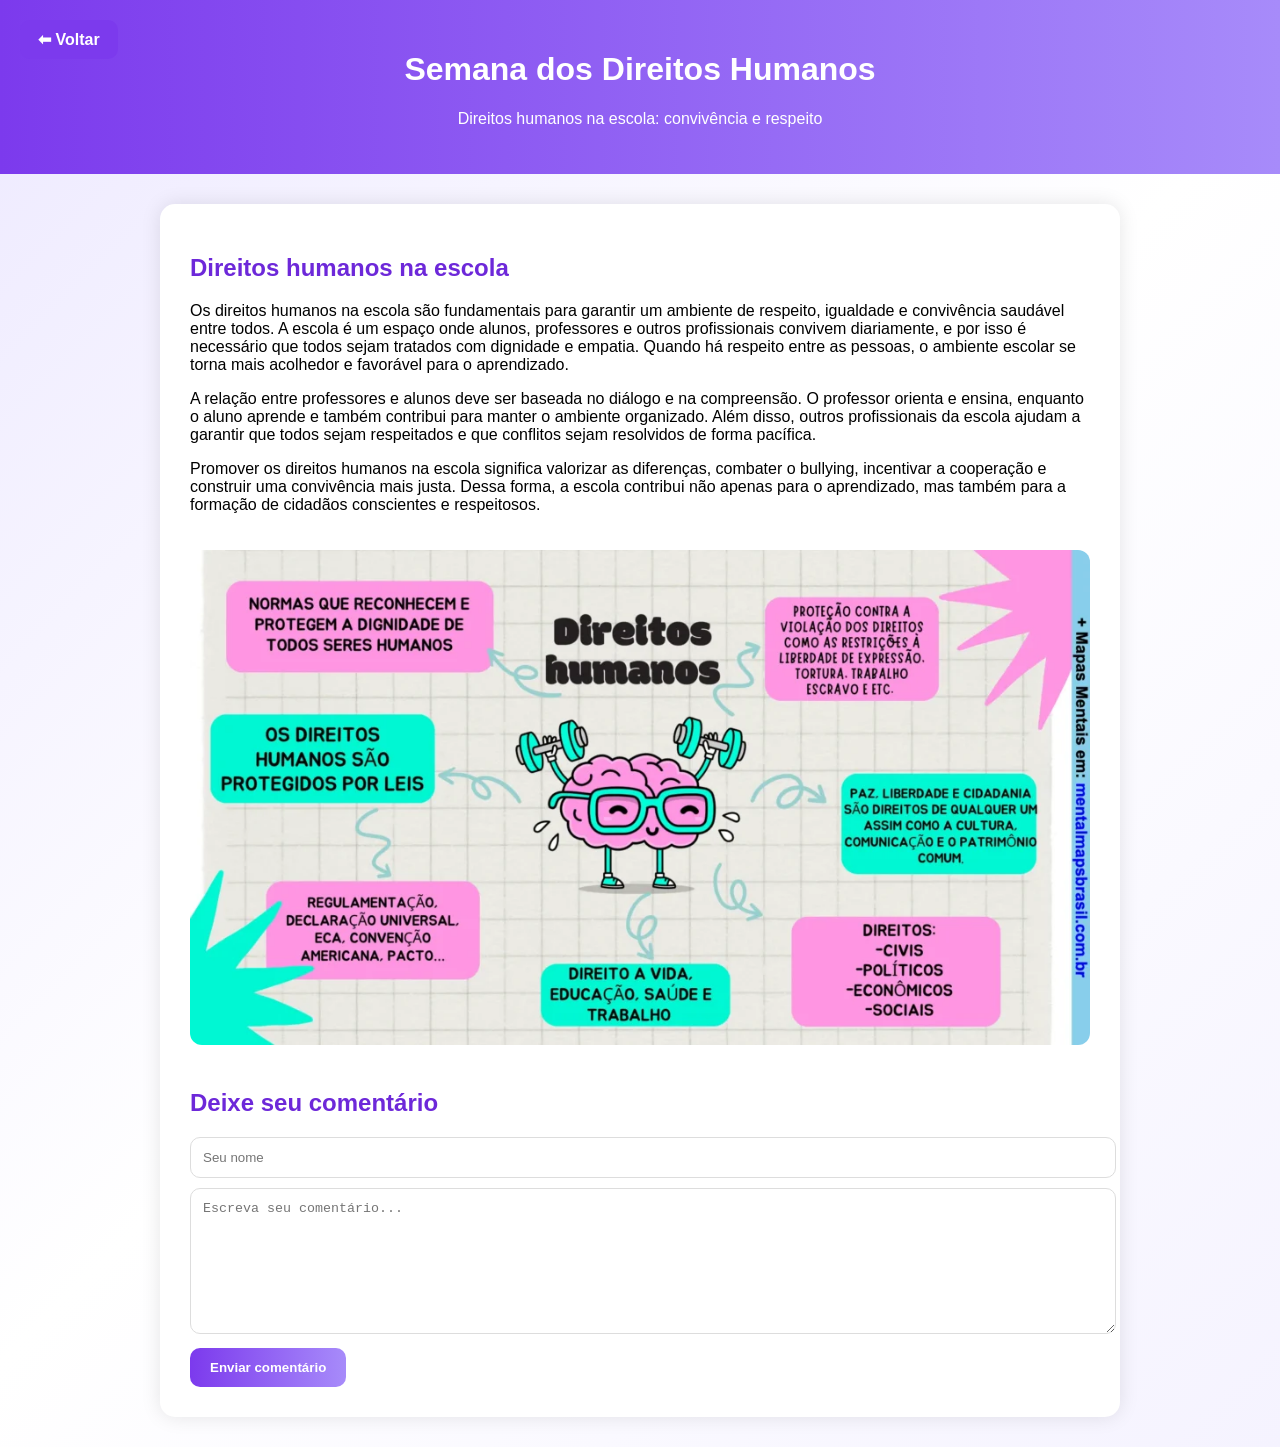
<file: d-h.html>
<!DOCTYPE html>
<html lang="pt-br">
<head>
<meta charset="UTF-8">
<meta name="viewport" content="width=device-width, initial-scale=1.0">
<title>Semana dos Direitos Humanos</title>

<style>
body{
margin:0;
font-family: 'Segoe UI', Tahoma, Geneva, Verdana, sans-serif;
background: linear-gradient(135deg,#ede9ff,#ffffff,#f5f3ff);
}

.voltar{
position:fixed;
top:20px;
left:20px;
background:#7c3aed;
color:white;
padding:10px 18px;
border-radius:10px;
text-decoration:none;
font-weight:bold;
}

header{
background: linear-gradient(90deg,#7c3aed,#a78bfa);
color:white;
padding:30px;
text-align:center;
}

.container{
max-width:900px;
margin:30px auto;
background:white;
padding:30px;
border-radius:15px;
box-shadow:0 0 20px rgba(0,0,0,0.1);
}

h2{
color:#6d28d9;
}

img{
width:100%;
border-radius:12px;
margin:20px 0;
}

input, textarea{
width:100%;
padding:12px;
border-radius:10px;
border:1px solid #ddd;
margin-bottom:10px;
}

textarea{
height:120px;
}

button{
background: linear-gradient(90deg,#7c3aed,#a78bfa);
color:white;
border:none;
padding:12px 20px;
border-radius:10px;
cursor:pointer;
font-weight:bold;
}

.comentario{
background:#f5f3ff;
padding:12px;
border-radius:10px;
margin-top:10px;
border-left:4px solid #7c3aed;
}

.nome{
font-weight:bold;
color:#6d28d9;
margin-bottom:5px;
}
</style>
</head>

<body>

<a href="index.html" class="voltar">⬅ Voltar</a>

<header>
<h1>Semana dos Direitos Humanos</h1>
<p>Direitos humanos na escola: convivência e respeito</p>
</header>

<div class="container">

<h2>Direitos humanos na escola</h2>

<p>
Os direitos humanos na escola são fundamentais para garantir um ambiente de respeito, igualdade e convivência saudável entre todos. A escola é um espaço onde alunos, professores e outros profissionais convivem diariamente, e por isso é necessário que todos sejam tratados com dignidade e empatia. Quando há respeito entre as pessoas, o ambiente escolar se torna mais acolhedor e favorável para o aprendizado.
</p>

<p>
A relação entre professores e alunos deve ser baseada no diálogo e na compreensão. O professor orienta e ensina, enquanto o aluno aprende e também contribui para manter o ambiente organizado. Além disso, outros profissionais da escola ajudam a garantir que todos sejam respeitados e que conflitos sejam resolvidos de forma pacífica.
</p>

<p>
Promover os direitos humanos na escola significa valorizar as diferenças, combater o bullying, incentivar a cooperação e construir uma convivência mais justa. Dessa forma, a escola contribui não apenas para o aprendizado, mas também para a formação de cidadãos conscientes e respeitosos.
</p>

<img src="direitos.png" alt="Mapa mental sobre Direitos Humanos">
  
<h2>Deixe seu comentário</h2>

<input type="text" id="nome" placeholder="Seu nome">
<textarea id="comentario" placeholder="Escreva seu comentário..."></textarea>

<button onclick="adicionarComentario()">Enviar comentário</button>

<div id="listaComentarios"></div>

</div>

<script>

let comentarios = JSON.parse(localStorage.getItem("comentarios")) || [];

function salvarComentarios(){
localStorage.setItem("comentarios", JSON.stringify(comentarios));
}

function mostrarComentarios(){
let lista = document.getElementById("listaComentarios");
lista.innerHTML = "";

comentarios.forEach(c => {

let div = document.createElement("div");
div.className = "comentario";

div.innerHTML = `
<div class="nome">${c.nome}</div>
<div>${c.texto}</div>
`;

lista.appendChild(div);

});
}

function adicionarComentario(){

let nome = document.getElementById("nome").value;
let texto = document.getElementById("comentario").value;

if(nome.trim() === "" || texto.trim() === ""){
alert("Preencha o nome e o comentário");
return;
}

comentarios.push({
nome: nome,
texto: texto
});

salvarComentarios();
mostrarComentarios();

document.getElementById("nome").value = "";
document.getElementById("comentario").value = "";
}

mostrarComentarios();

</script>

</body>
</html>
</file>
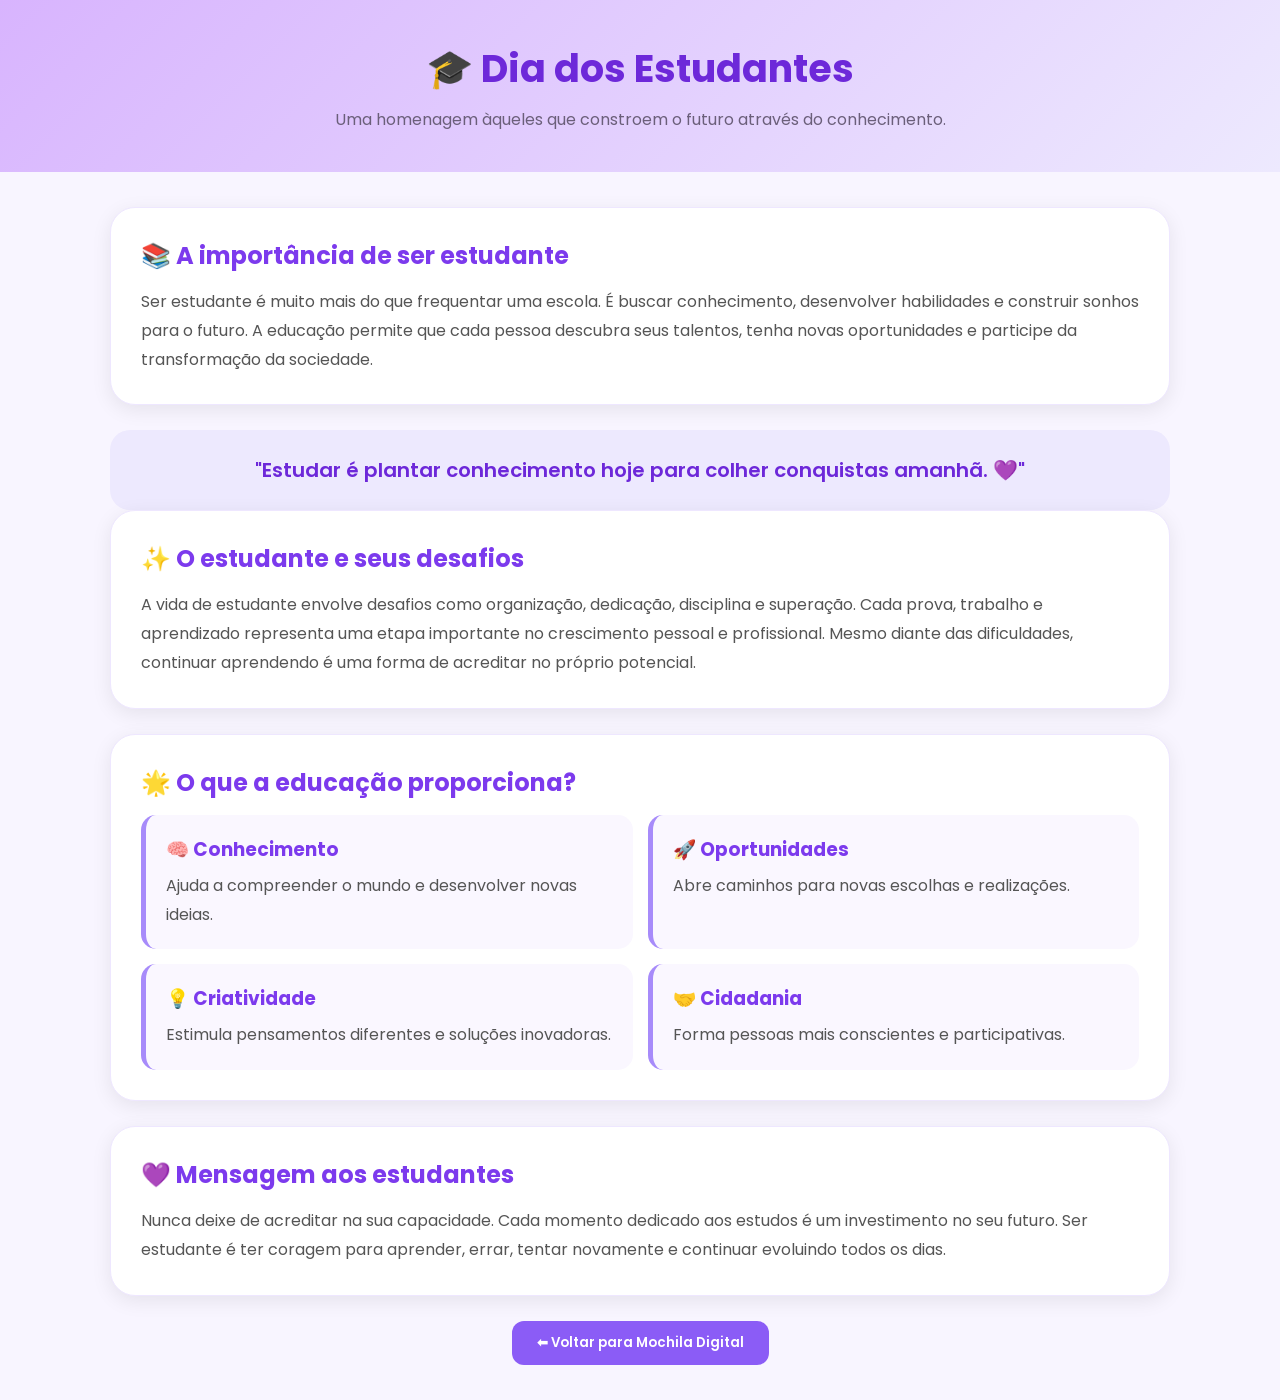
<file: dia-dos-estudantes.html>
<!DOCTYPE html>
<html lang="pt-BR">

<head>

<meta charset="UTF-8">

<meta name="viewport" content="width=device-width, initial-scale=1.0">

<title>Dia dos Estudantes</title>


<link href="https://fonts.googleapis.com/css2?family=Poppins:wght@300;400;600;700&display=swap" rel="stylesheet">


<style>


*{

margin:0;
padding:0;
box-sizing:border-box;
font-family:'Poppins',sans-serif;

}



body{

background:#f8f5ff;
color:#312e41;

}



/* CABEÇALHO */


header{

background:linear-gradient(
135deg,
#d8b4fe,
#ede9fe
);

padding:40px 8%;
text-align:center;

}



header h1{

color:#6d28d9;
font-size:38px;

}



header p{

margin-top:10px;
color:#6b5f7a;
font-size:16px;

}



/* CONTEÚDO */


.container{

max-width:1100px;

margin:auto;

padding:35px 20px;

}



.card{

background:white;

padding:30px;

border-radius:25px;

margin-bottom:25px;

box-shadow:
0 5px 20px rgba(0,0,0,.08);

border:1px solid #eee7ff;

}



.card h2{

color:#7c3aed;

margin-bottom:15px;

}



.card p{

line-height:1.8;

color:#555;

}



/* FRASE */


.frase{

background:#ede9fe;

padding:25px;

border-radius:20px;

text-align:center;

font-size:20px;

color:#6d28d9;

font-weight:600;

}




/* BENEFÍCIOS */


.lista{

display:grid;

grid-template-columns:
repeat(2,1fr);

gap:15px;

}



.item{

background:#faf7ff;

padding:20px;

border-radius:15px;

border-left:5px solid #a78bfa;

}




.item h3{

color:#7c3aed;

margin-bottom:8px;

}



/* BOTÃO */


.voltar{

display:flex;

justify-content:center;

margin-top:20px;

}



button{

background:#8b5cf6;

color:white;

border:none;

padding:12px 25px;

border-radius:12px;

font-weight:600;

cursor:pointer;

}



button:hover{

background:#7c3aed;

}





@media(max-width:700px){


.lista{

grid-template-columns:1fr;

}


header h1{

font-size:28px;

}


}


</style>


</head>



<body>



<header>


<h1>
🎓 Dia dos Estudantes
</h1>


<p>
Uma homenagem àqueles que constroem o futuro através do conhecimento.
</p>


</header>





<div class="container">





<div class="card">


<h2>
📚 A importância de ser estudante
</h2>


<p>

Ser estudante é muito mais do que frequentar uma escola.
É buscar conhecimento, desenvolver habilidades e construir sonhos para o futuro.

A educação permite que cada pessoa descubra seus talentos,
tenha novas oportunidades e participe da transformação da sociedade.

</p>


</div>






<div class="frase">


"Estudar é plantar conhecimento hoje para colher conquistas amanhã. 💜"


</div>







<div class="card">


<h2>
✨ O estudante e seus desafios
</h2>



<p>

A vida de estudante envolve desafios como organização,
dedicação, disciplina e superação.

Cada prova, trabalho e aprendizado representa uma etapa
importante no crescimento pessoal e profissional.

Mesmo diante das dificuldades, continuar aprendendo é uma forma
de acreditar no próprio potencial.

</p>


</div>







<div class="card">


<h2>
🌟 O que a educação proporciona?
</h2>



<div class="lista">


<div class="item">

<h3>
🧠 Conhecimento
</h3>

<p>

Ajuda a compreender o mundo e desenvolver novas ideias.

</p>

</div>




<div class="item">

<h3>
🚀 Oportunidades
</h3>

<p>

Abre caminhos para novas escolhas e realizações.

</p>

</div>




<div class="item">

<h3>
💡 Criatividade
</h3>

<p>

Estimula pensamentos diferentes e soluções inovadoras.

</p>

</div>




<div class="item">

<h3>
🤝 Cidadania
</h3>

<p>

Forma pessoas mais conscientes e participativas.

</p>

</div>



</div>


</div>








<div class="card">


<h2>
💜 Mensagem aos estudantes
</h2>



<p>

Nunca deixe de acreditar na sua capacidade.
Cada momento dedicado aos estudos é um investimento no seu futuro.

Ser estudante é ter coragem para aprender, errar, tentar novamente
e continuar evoluindo todos os dias.

</p>


</div>







<div class="voltar">


<a href="index.html">

<button>

⬅ Voltar para Mochila Digital

</button>

</a>


</div>




</div>



</body>


</html>
</file>
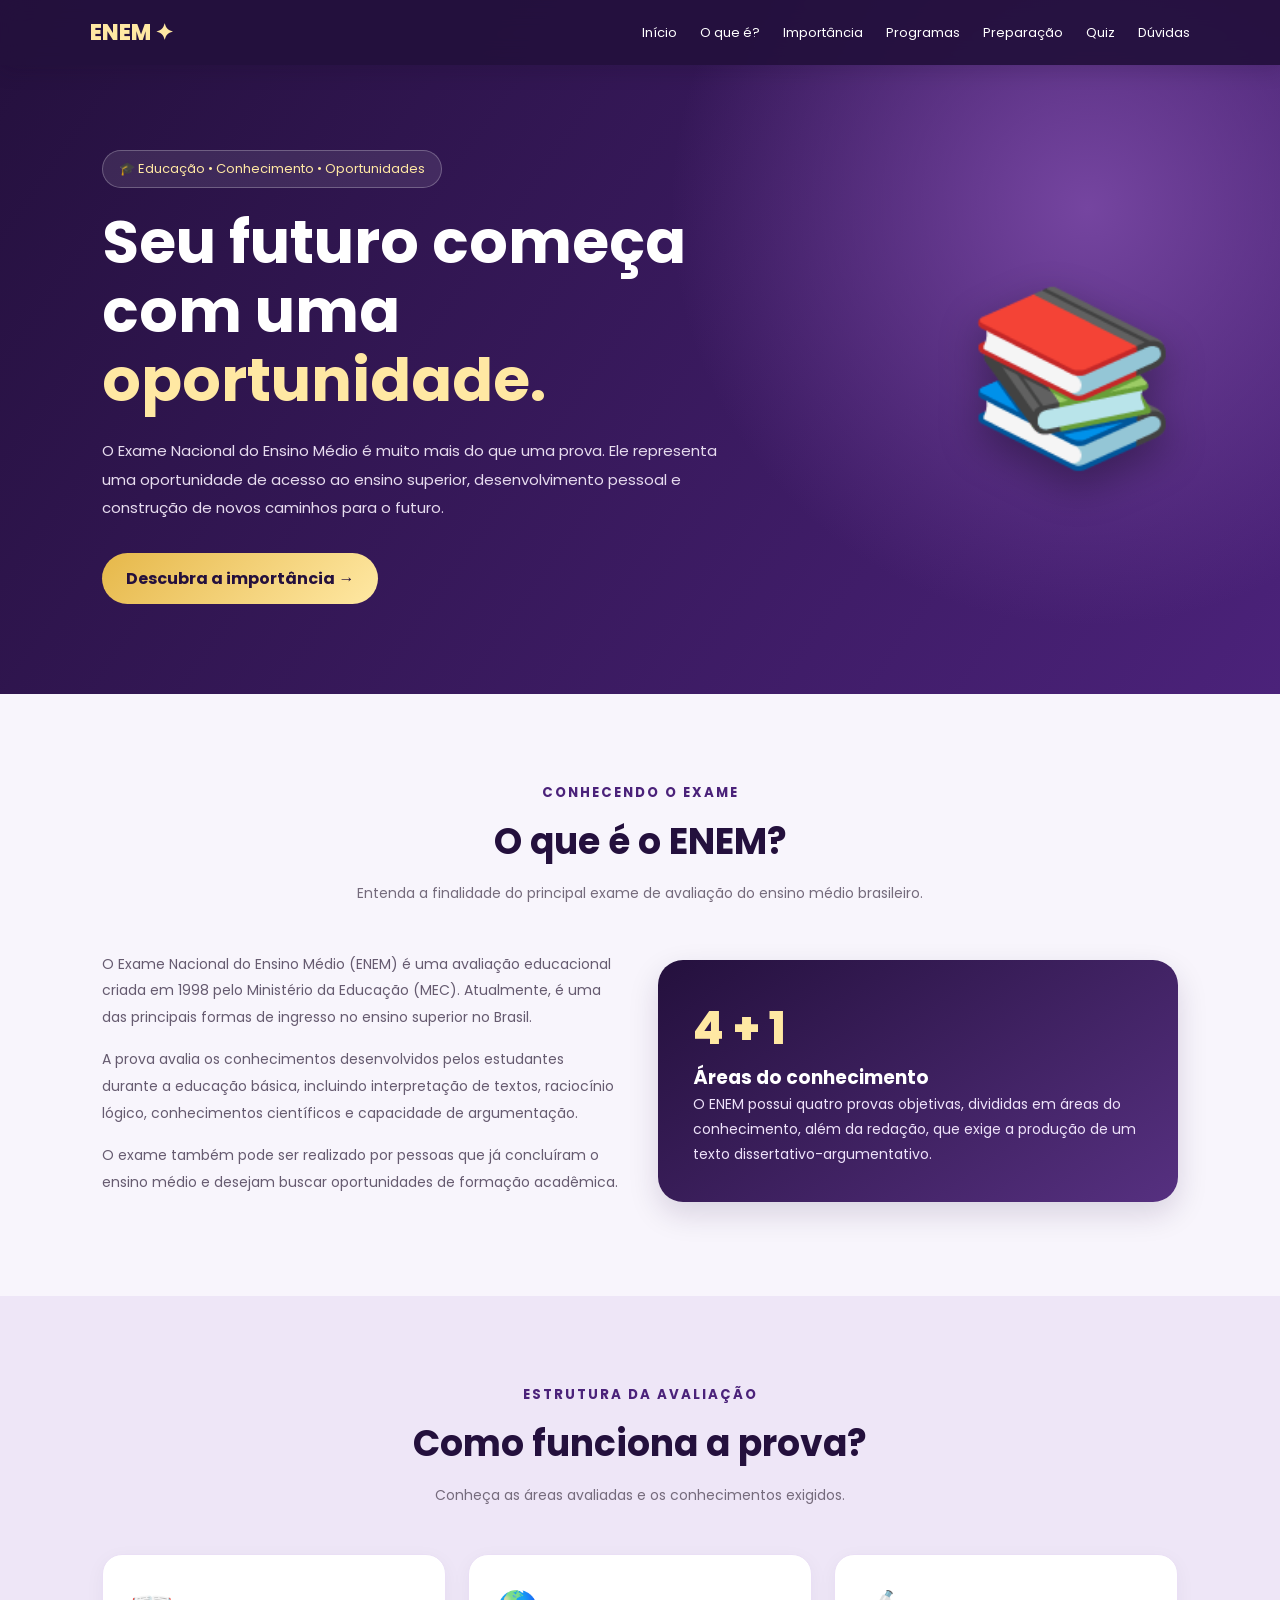
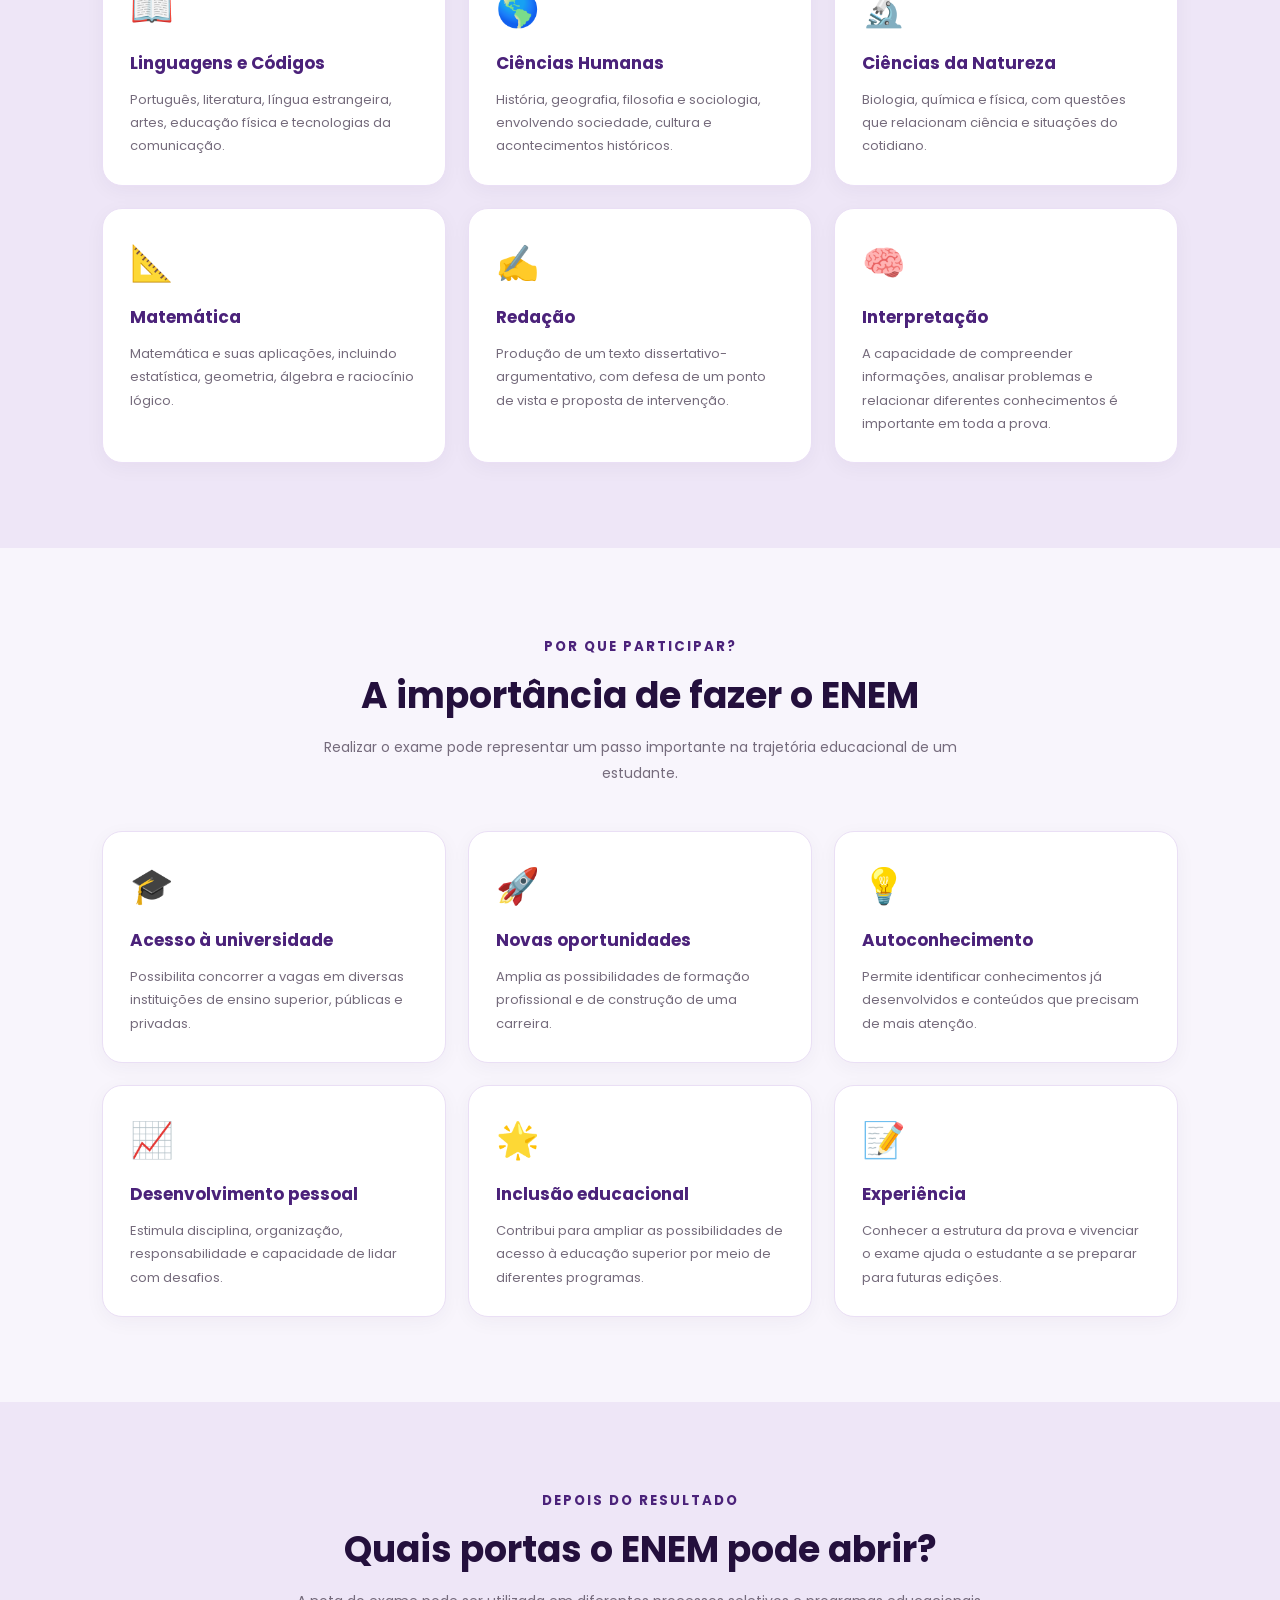
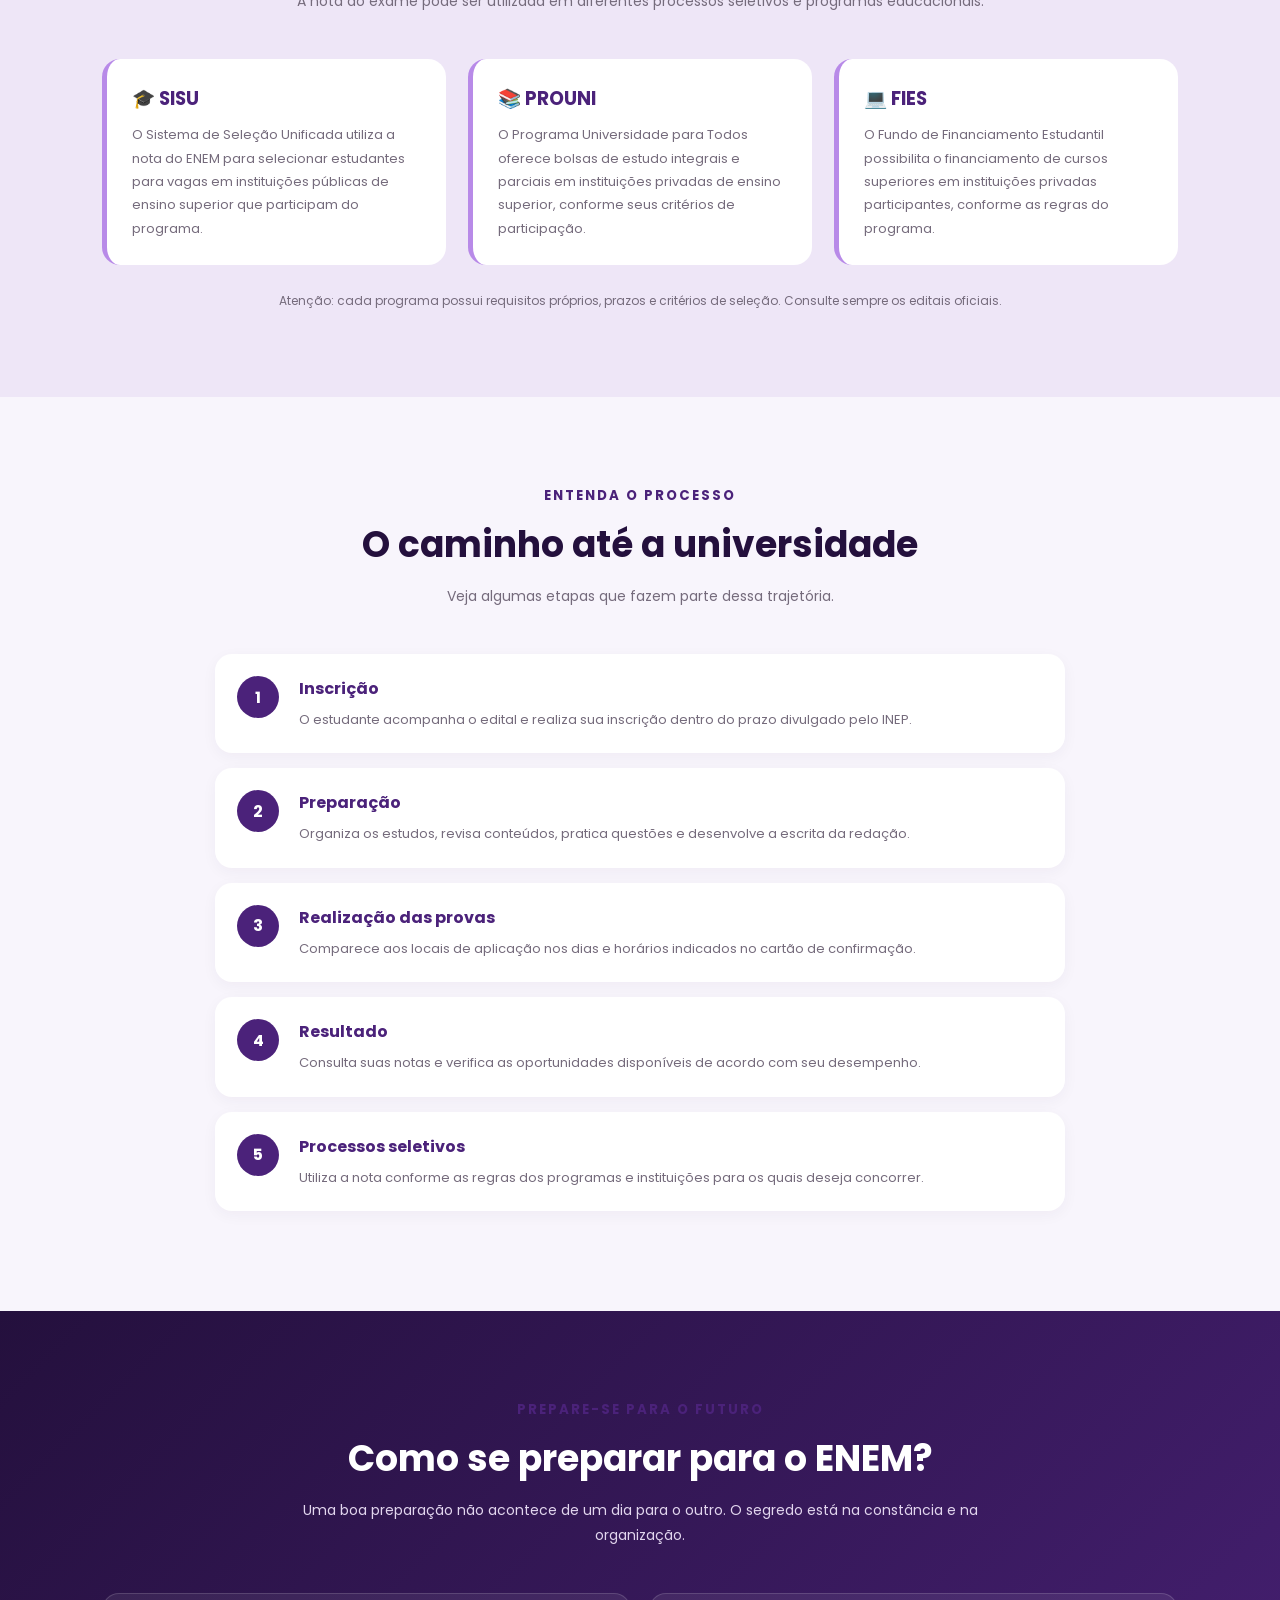
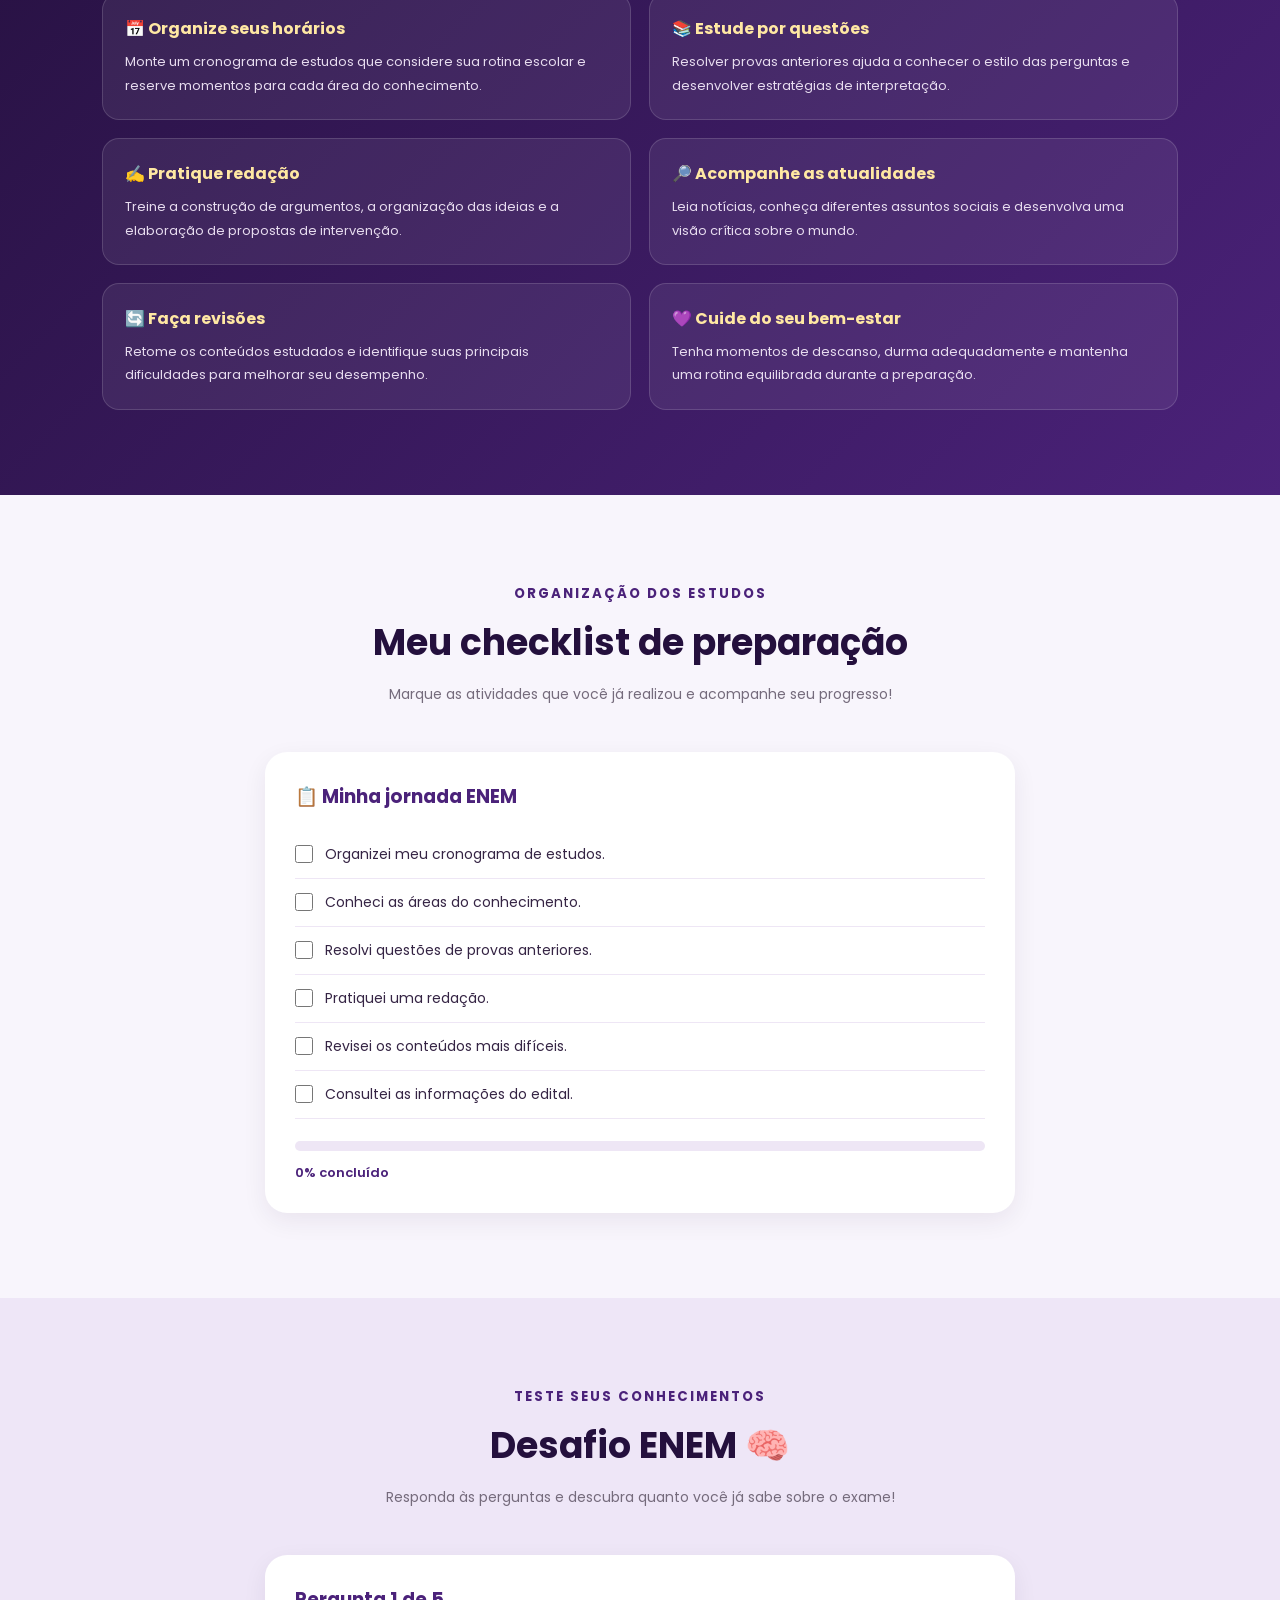
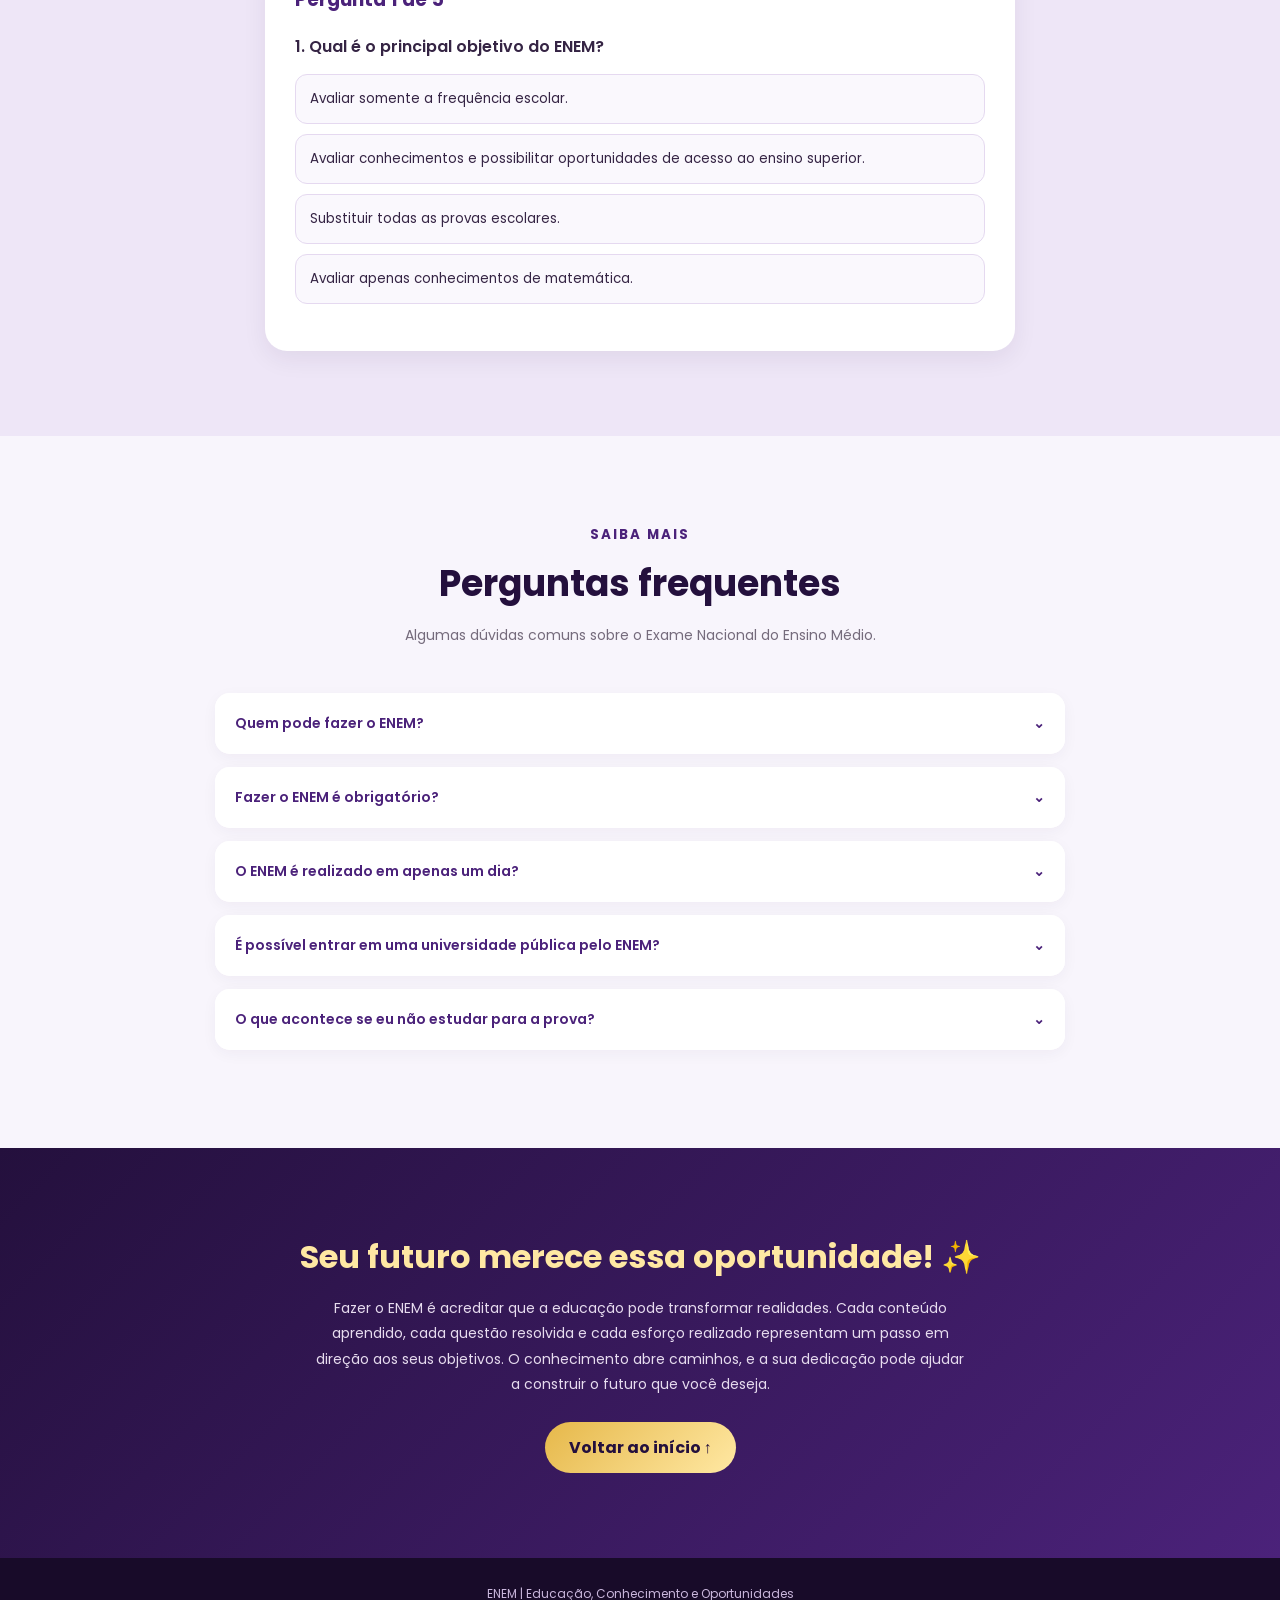
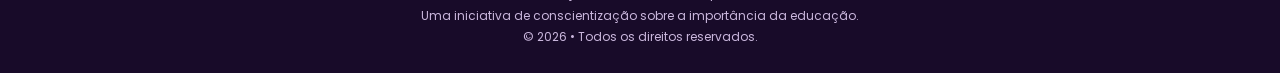
<file: enem.html>
<!DOCTYPE html>
<html lang="pt-BR">
<head>
<meta charset="UTF-8">
<meta name="viewport" content="width=device-width, initial-scale=1.0">
<title>ENEM | Educação e Futuro</title>

<link rel="preconnect" href="https://fonts.googleapis.com">
<link rel="preconnect" href="https://fonts.gstatic.com" crossorigin>
<link href="https://fonts.googleapis.com/css2?family=Poppins:wght@300;400;500;600;700;800&display=swap" rel="stylesheet">

<style>
:root {
    --roxo-escuro: #24103D;
    --roxo: #4B227A;
    --lilas: #B88AE8;
    --dourado: #E6B84A;
    --amarelo: #FFE8A3;
    --branco: #fff;
    --fundo: #f8f5fc;
    --texto: #352444;
}

* {
    margin: 0;
    padding: 0;
    box-sizing: border-box;
    scroll-behavior: smooth;
}

body {
    font-family: 'Poppins', sans-serif;
    background: var(--fundo);
    color: var(--texto);
    overflow-x: hidden;
}

/* CABEÇALHO */

header {
    position: fixed;
    top: 0;
    width: 100%;
    z-index: 1000;
    background: rgba(36, 16, 61, 0.94);
    backdrop-filter: blur(12px);
    padding: 16px 7%;
    display: flex;
    align-items: center;
    justify-content: space-between;
    box-shadow: 0 4px 20px #170b2530;
}

.logo {
    color: var(--amarelo);
    font-size: 22px;
    font-weight: 800;
}

nav {
    display: flex;
    gap: 23px;
    align-items: center;
}

nav a {
    text-decoration: none;
    color: white;
    font-size: 13px;
    transition: .3s;
}

nav a:hover {
    color: var(--amarelo);
}

.menu-btn {
    display: none;
    background: none;
    color: white;
    border: none;
    font-size: 27px;
    cursor: pointer;
}

/* BOTÕES */

.botao {
    display: inline-block;
    text-decoration: none;
    background: linear-gradient(135deg, var(--dourado), var(--amarelo));
    color: var(--roxo-escuro);
    padding: 13px 24px;
    border-radius: 30px;
    font-weight: 700;
    border: none;
    cursor: pointer;
    transition: .3s;
    font-family: inherit;
}

.botao:hover {
    transform: scale(1.05);
    box-shadow: 0 8px 20px #e6b84a55;
}

/* INÍCIO */

.hero {
    min-height: 650px;
    padding: 150px 8% 90px;
    display: flex;
    align-items: center;
    justify-content: space-between;
    gap: 40px;
    background:
    radial-gradient(circle at 85% 30%, #7545a0 0%, transparent 35%),
    linear-gradient(125deg, #24103D, #4B227A);
    color: white;
}

.hero-conteudo {
    max-width: 650px;
    animation: aparecer 1s ease;
}

.tag {
    display: inline-block;
    padding: 8px 16px;
    border-radius: 30px;
    background: #ffffff18;
    border: 1px solid #ffffff40;
    color: var(--amarelo);
    font-size: 13px;
    margin-bottom: 20px;
}

.hero h1 {
    font-size: clamp(35px, 5vw, 60px);
    line-height: 1.15;
    margin-bottom: 22px;
}

.hero h1 span {
    color: var(--amarelo);
}

.hero p {
    color: #e7dcef;
    line-height: 1.9;
    font-size: 15px;
    margin-bottom: 30px;
}

.hero-icone {
    font-size: 170px;
    animation: flutuar 4s ease-in-out infinite;
    filter: drop-shadow(0 15px 20px #0005);
}

/* SEÇÕES */

section {
    padding: 85px 8%;
}

.titulo {
    text-align: center;
    margin-bottom: 45px;
}

.titulo small {
    color: var(--roxo);
    font-weight: 700;
    letter-spacing: 2px;
    text-transform: uppercase;
}

.titulo h2 {
    font-size: clamp(25px, 4vw, 36px);
    color: var(--roxo-escuro);
    margin-top: 10px;
}

.titulo p {
    color: #756b7c;
    max-width: 700px;
    margin: 12px auto 0;
    font-size: 14px;
    line-height: 1.8;
}

/* SOBRE */

.sobre {
    display: grid;
    grid-template-columns: 1fr 1fr;
    gap: 35px;
    align-items: center;
}

.sobre-texto p {
    line-height: 1.9;
    color: #665b70;
    margin-bottom: 16px;
    font-size: 14px;
}

.sobre-destaque {
    background: linear-gradient(145deg, #24103D, #563080);
    color: white;
    padding: 35px;
    border-radius: 25px;
    box-shadow: 0 12px 30px #24103d25;
}

.sobre-destaque .numero {
    font-size: 45px;
    color: var(--amarelo);
    font-weight: 800;
}

.sobre-destaque p {
    color: #eee2fa;
    line-height: 1.8;
    font-size: 14px;
}

/* CARTÕES */

.cards {
    display: grid;
    grid-template-columns: repeat(3, 1fr);
    gap: 22px;
}

.card {
    background: white;
    padding: 27px;
    border-radius: 20px;
    border: 1px solid #eadff5;
    box-shadow: 0 5px 20px #24103d0b;
    transition: .3s;
}

.card:hover {
    transform: translateY(-8px);
    box-shadow: 0 12px 25px #24103d1b;
}

.card .emoji {
    font-size: 35px;
    margin-bottom: 15px;
}

.card h3 {
    color: var(--roxo);
    margin-bottom: 12px;
    font-size: 17px;
}

.card p {
    color: #756b7c;
    line-height: 1.8;
    font-size: 13px;
}

/* PROGRAMAS */

.programas {
    background: #eee6f7;
}

.programa-card {
    background: white;
    border-radius: 18px;
    padding: 25px;
    border-left: 5px solid var(--lilas);
    transition: .3s;
}

.programa-card:hover {
    transform: translateX(5px);
}

.programa-card h3 {
    color: var(--roxo);
    margin-bottom: 10px;
}

.programa-card p {
    color: #756b7c;
    font-size: 13px;
    line-height: 1.8;
}

/* ETAPAS */

.etapas {
    max-width: 850px;
    margin: auto;
}

.etapa {
    display: flex;
    align-items: flex-start;
    gap: 20px;
    padding: 22px;
    margin-bottom: 15px;
    background: white;
    border-radius: 17px;
    box-shadow: 0 4px 15px #24103d0b;
}

.etapa-numero {
    min-width: 42px;
    height: 42px;
    background: var(--roxo);
    color: white;
    border-radius: 50%;
    display: grid;
    place-items: center;
    font-weight: 700;
}

.etapa h3 {
    color: var(--roxo);
    margin-bottom: 7px;
    font-size: 16px;
}

.etapa p {
    color: #756b7c;
    font-size: 13px;
    line-height: 1.8;
}

/* PREPARAÇÃO */

.preparacao {
    background: linear-gradient(135deg, #24103D, #4B227A);
    color: white;
}

.preparacao .titulo h2 {
    color: white;
}

.preparacao .titulo p {
    color: #e2d6ee;
}

.dicas {
    display: grid;
    grid-template-columns: repeat(2, 1fr);
    gap: 18px;
}

.dica {
    padding: 22px;
    background: #ffffff12;
    border: 1px solid #ffffff25;
    border-radius: 17px;
}

.dica h3 {
    color: var(--amarelo);
    margin-bottom: 9px;
    font-size: 16px;
}

.dica p {
    font-size: 13px;
    line-height: 1.8;
    color: #e7dcef;
}

/* CHECKLIST */

.checklist {
    max-width: 750px;
    margin: auto;
    padding: 30px;
    background: white;
    border-radius: 22px;
    box-shadow: 0 8px 25px #24103d12;
}

.checklist h3 {
    color: var(--roxo);
    margin-bottom: 20px;
}

.item-check {
    display: flex;
    gap: 12px;
    align-items: center;
    padding: 13px 0;
    border-bottom: 1px solid #eee6f5;
    font-size: 14px;
}

.item-check input {
    accent-color: var(--roxo);
    width: 18px;
    height: 18px;
    cursor: pointer;
}

.progresso {
    margin-top: 22px;
    height: 10px;
    background: #eee6f5;
    border-radius: 20px;
    overflow: hidden;
}

.progresso-barra {
    height: 100%;
    width: 0%;
    background: linear-gradient(90deg, var(--roxo), var(--lilas));
    transition: .4s;
}

#textoProgresso {
    display: block;
    margin-top: 12px;
    font-size: 13px;
    color: var(--roxo);
    font-weight: 600;
}

/* QUIZ */

.quiz {
    max-width: 750px;
    margin: auto;
    background: white;
    padding: 30px;
    border-radius: 22px;
    box-shadow: 0 8px 25px #24103d12;
}

.quiz h3 {
    color: var(--roxo);
    margin-bottom: 20px;
}

.pergunta {
    font-weight: 600;
    margin-bottom: 15px;
}

.opcao {
    display: block;
    width: 100%;
    text-align: left;
    padding: 14px;
    margin: 10px 0;
    border: 1px solid #e5d9f0;
    background: #faf8fd;
    color: var(--texto);
    border-radius: 12px;
    cursor: pointer;
    font-family: inherit;
    transition: .2s;
}

.opcao:hover:not(:disabled) {
    background: #eee3f9;
    border-color: var(--lilas);
}

.opcao:disabled {
    cursor: default;
}

.opcao.correta {
    background: #dff5e5;
    border-color: #55a96a;
}

.opcao.errada {
    background: #ffe4e4;
    border-color: #d66b6b;
}

#feedback {
    margin: 17px 0;
    font-size: 14px;
    line-height: 1.7;
}

#resultado {
    font-size: 18px;
    font-weight: 700;
    color: var(--roxo);
    margin: 15px 0;
}

.oculto {
    display: none;
}

/* PERGUNTAS FREQUENTES */

.faq {
    max-width: 850px;
    margin: auto;
}

.faq-item {
    background: white;
    border-radius: 15px;
    margin-bottom: 13px;
    overflow: hidden;
    box-shadow: 0 4px 15px #24103d0b;
}

.faq-pergunta {
    width: 100%;
    background: white;
    border: none;
    padding: 20px;
    display: flex;
    justify-content: space-between;
    text-align: left;
    align-items: center;
    font-family: inherit;
    font-size: 14px;
    font-weight: 600;
    color: var(--roxo);
    cursor: pointer;
}

.faq-resposta {
    display: none;
    padding: 0 20px 20px;
    font-size: 13px;
    line-height: 1.8;
    color: #756b7c;
}

.faq-item.ativo .faq-resposta {
    display: block;
}

.faq-item.ativo .seta {
    transform: rotate(180deg);
}

/* FINAL */

.final {
    text-align: center;
    background: linear-gradient(135deg, #24103D, #4B227A);
    color: white;
}

.final h2 {
    font-size: 32px;
    color: var(--amarelo);
    margin-bottom: 15px;
}

.final p {
    max-width: 650px;
    margin: auto auto 25px;
    color: #e7dcef;
    line-height: 1.8;
    font-size: 14px;
}

footer {
    background: #180b29;
    color: #c9b6dc;
    padding: 25px;
    text-align: center;
    font-size: 12px;
    line-height: 1.8;
}

/* ANIMAÇÕES */

@keyframes flutuar {
    0%, 100% { transform: translateY(0); }
    50% { transform: translateY(-15px); }
}

@keyframes aparecer {
    from { opacity: 0; transform: translateY(25px); }
    to { opacity: 1; transform: translateY(0); }
}

/* RESPONSIVIDADE */

@media(max-width: 950px) {
    .cards {
        grid-template-columns: repeat(2, 1fr);
    }

    .hero-icone {
        font-size: 110px;
    }
}

@media(max-width: 700px) {
    header {
        padding: 15px 5%;
    }

    .menu-btn {
        display: block;
    }

    nav {
        display: none;
        position: absolute;
        top: 65px;
        left: 0;
        width: 100%;
        padding: 25px;
        background: var(--roxo-escuro);
        flex-direction: column;
        align-items: flex-start;
    }

    nav.aberto {
        display: flex;
    }

    .hero {
        flex-direction: column;
        text-align: center;
        padding-top: 130px;
    }

    .hero-icone {
        font-size: 100px;
    }

    .sobre {
        grid-template-columns: 1fr;
    }

    .cards, .dicas {
        grid-template-columns: 1fr;
    }

    section {
        padding: 65px 6%;
    }

    .hero h1 {
        font-size: 37px;
    }

    .etapa {
        gap: 12px;
    }
}

  .voltar-site {
    position: fixed;
    bottom: 25px;
    left: 25px;
    z-index: 999;
    background: linear-gradient(135deg, #E6B84A, #FFE8A3);
    color: #24103D;
    padding: 13px 20px;
    border-radius: 30px;
    text-decoration: none;
    font-size: 13px;
    font-weight: 700;
    box-shadow: 0 5px 20px #0003;
    transition: .3s;
}

.voltar-site:hover {
    transform: translateY(-5px);
}
</style>
</head>

<body>

<header>
    <div class="logo">ENEM ✦</div>

    <button class="menu-btn" onclick="abrirMenu()" aria-label="Abrir menu">☰</button>

    <nav id="menu">
        <a href="#inicio">Início</a>
        <a href="#sobre">O que é?</a>
        <a href="#importancia">Importância</a>
        <a href="#programas">Programas</a>
        <a href="#preparacao">Preparação</a>
        <a href="#quiz">Quiz</a>
        <a href="#duvidas">Dúvidas</a>
    </nav>
</header>

<!-- INÍCIO -->

<div class="hero" id="inicio">
    <div class="hero-conteudo">
        <span class="tag">🎓 Educação • Conhecimento • Oportunidades</span>

        <h1>Seu futuro começa com uma <span>oportunidade.</span></h1>

        <p>
            O Exame Nacional do Ensino Médio é muito mais do que uma prova.
            Ele representa uma oportunidade de acesso ao ensino superior,
            desenvolvimento pessoal e construção de novos caminhos para o futuro.
        </p>

        <a href="#sobre" class="botao">Descubra a importância →</a>
    </div>

    <div class="hero-icone">📚</div>
</div>

<!-- SOBRE O ENEM -->

<section id="sobre">
    <div class="titulo">
        <small>Conhecendo o exame</small>
        <h2>O que é o ENEM?</h2>
        <p>Entenda a finalidade do principal exame de avaliação do ensino médio brasileiro.</p>
    </div>

    <div class="sobre">
        <div class="sobre-texto">
            <p>
                O Exame Nacional do Ensino Médio (ENEM) é uma avaliação
                educacional criada em 1998 pelo Ministério da Educação (MEC).
                Atualmente, é uma das principais formas de ingresso no ensino
                superior no Brasil.
            </p>

            <p>
                A prova avalia os conhecimentos desenvolvidos pelos estudantes
                durante a educação básica, incluindo interpretação de textos,
                raciocínio lógico, conhecimentos científicos e capacidade de
                argumentação.
            </p>

            <p>
                O exame também pode ser realizado por pessoas que já concluíram
                o ensino médio e desejam buscar oportunidades de formação
                acadêmica.
            </p>
        </div>

        <div class="sobre-destaque">
            <div class="numero">4 + 1</div>
            <h3>Áreas do conhecimento</h3>
            <p>
                O ENEM possui quatro provas objetivas, divididas em áreas do
                conhecimento, além da redação, que exige a produção de um
                texto dissertativo-argumentativo.
            </p>
        </div>
    </div>
</section>

<!-- ESTRUTURA -->

<section style="background:#eee6f7">
    <div class="titulo">
        <small>Estrutura da avaliação</small>
        <h2>Como funciona a prova?</h2>
        <p>Conheça as áreas avaliadas e os conhecimentos exigidos.</p>
    </div>

    <div class="cards">
        <div class="card">
            <div class="emoji">📖</div>
            <h3>Linguagens e Códigos</h3>
            <p>Português, literatura, língua estrangeira, artes, educação física e tecnologias da comunicação.</p>
        </div>

        <div class="card">
            <div class="emoji">🌎</div>
            <h3>Ciências Humanas</h3>
            <p>História, geografia, filosofia e sociologia, envolvendo sociedade, cultura e acontecimentos históricos.</p>
        </div>

        <div class="card">
            <div class="emoji">🔬</div>
            <h3>Ciências da Natureza</h3>
            <p>Biologia, química e física, com questões que relacionam ciência e situações do cotidiano.</p>
        </div>

        <div class="card">
            <div class="emoji">📐</div>
            <h3>Matemática</h3>
            <p>Matemática e suas aplicações, incluindo estatística, geometria, álgebra e raciocínio lógico.</p>
        </div>

        <div class="card">
            <div class="emoji">✍️</div>
            <h3>Redação</h3>
            <p>Produção de um texto dissertativo-argumentativo, com defesa de um ponto de vista e proposta de intervenção.</p>
        </div>

        <div class="card">
            <div class="emoji">🧠</div>
            <h3>Interpretação</h3>
            <p>A capacidade de compreender informações, analisar problemas e relacionar diferentes conhecimentos é importante em toda a prova.</p>
        </div>
    </div>
</section>

<!-- IMPORTÂNCIA -->

<section id="importancia">
    <div class="titulo">
        <small>Por que participar?</small>
        <h2>A importância de fazer o ENEM</h2>
        <p>Realizar o exame pode representar um passo importante na trajetória educacional de um estudante.</p>
    </div>

    <div class="cards">
        <div class="card">
            <div class="emoji">🎓</div>
            <h3>Acesso à universidade</h3>
            <p>Possibilita concorrer a vagas em diversas instituições de ensino superior, públicas e privadas.</p>
        </div>

        <div class="card">
            <div class="emoji">🚀</div>
            <h3>Novas oportunidades</h3>
            <p>Amplia as possibilidades de formação profissional e de construção de uma carreira.</p>
        </div>

        <div class="card">
            <div class="emoji">💡</div>
            <h3>Autoconhecimento</h3>
            <p>Permite identificar conhecimentos já desenvolvidos e conteúdos que precisam de mais atenção.</p>
        </div>

        <div class="card">
            <div class="emoji">📈</div>
            <h3>Desenvolvimento pessoal</h3>
            <p>Estimula disciplina, organização, responsabilidade e capacidade de lidar com desafios.</p>
        </div>

        <div class="card">
            <div class="emoji">🌟</div>
            <h3>Inclusão educacional</h3>
            <p>Contribui para ampliar as possibilidades de acesso à educação superior por meio de diferentes programas.</p>
        </div>

        <div class="card">
            <div class="emoji">📝</div>
            <h3>Experiência</h3>
            <p>Conhecer a estrutura da prova e vivenciar o exame ajuda o estudante a se preparar para futuras edições.</p>
        </div>
    </div>
</section>

<!-- PROGRAMAS -->

<section class="programas" id="programas">
    <div class="titulo">
        <small>Depois do resultado</small>
        <h2>Quais portas o ENEM pode abrir?</h2>
        <p>A nota do exame pode ser utilizada em diferentes processos seletivos e programas educacionais.</p>
    </div>

    <div class="cards">
        <div class="programa-card">
            <h3>🎓 SISU</h3>
            <p>
                O Sistema de Seleção Unificada utiliza a nota do ENEM para
                selecionar estudantes para vagas em instituições públicas
                de ensino superior que participam do programa.
            </p>
        </div>

        <div class="programa-card">
            <h3>📚 PROUNI</h3>
            <p>
                O Programa Universidade para Todos oferece bolsas de estudo
                integrais e parciais em instituições privadas de ensino
                superior, conforme seus critérios de participação.
            </p>
        </div>

        <div class="programa-card">
            <h3>💻 FIES</h3>
            <p>
                O Fundo de Financiamento Estudantil possibilita o financiamento
                de cursos superiores em instituições privadas participantes,
                conforme as regras do programa.
            </p>
        </div>
    </div>

    <p style="text-align:center;font-size:12px;color:#756b7c;margin-top:25px;line-height:1.8">
        Atenção: cada programa possui requisitos próprios, prazos e critérios
        de seleção. Consulte sempre os editais oficiais.
    </p>
</section>

<!-- ETAPAS -->

<section>
    <div class="titulo">
        <small>Entenda o processo</small>
        <h2>O caminho até a universidade</h2>
        <p>Veja algumas etapas que fazem parte dessa trajetória.</p>
    </div>

    <div class="etapas">
        <div class="etapa">
            <div class="etapa-numero">1</div>
            <div>
                <h3>Inscrição</h3>
                <p>O estudante acompanha o edital e realiza sua inscrição dentro do prazo divulgado pelo INEP.</p>
            </div>
        </div>

        <div class="etapa">
            <div class="etapa-numero">2</div>
            <div>
                <h3>Preparação</h3>
                <p>Organiza os estudos, revisa conteúdos, pratica questões e desenvolve a escrita da redação.</p>
            </div>
        </div>

        <div class="etapa">
            <div class="etapa-numero">3</div>
            <div>
                <h3>Realização das provas</h3>
                <p>Comparece aos locais de aplicação nos dias e horários indicados no cartão de confirmação.</p>
            </div>
        </div>

        <div class="etapa">
            <div class="etapa-numero">4</div>
            <div>
                <h3>Resultado</h3>
                <p>Consulta suas notas e verifica as oportunidades disponíveis de acordo com seu desempenho.</p>
            </div>
        </div>

        <div class="etapa">
            <div class="etapa-numero">5</div>
            <div>
                <h3>Processos seletivos</h3>
                <p>Utiliza a nota conforme as regras dos programas e instituições para os quais deseja concorrer.</p>
            </div>
        </div>
    </div>
</section>

<!-- PREPARAÇÃO -->

<section class="preparacao" id="preparacao">
    <div class="titulo">
        <small>Prepare-se para o futuro</small>
        <h2>Como se preparar para o ENEM?</h2>
        <p>Uma boa preparação não acontece de um dia para o outro. O segredo está na constância e na organização.</p>
    </div>

    <div class="dicas">
        <div class="dica">
            <h3>📅 Organize seus horários</h3>
            <p>Monte um cronograma de estudos que considere sua rotina escolar e reserve momentos para cada área do conhecimento.</p>
        </div>

        <div class="dica">
            <h3>📚 Estude por questões</h3>
            <p>Resolver provas anteriores ajuda a conhecer o estilo das perguntas e desenvolver estratégias de interpretação.</p>
        </div>

        <div class="dica">
            <h3>✍️ Pratique redação</h3>
            <p>Treine a construção de argumentos, a organização das ideias e a elaboração de propostas de intervenção.</p>
        </div>

        <div class="dica">
            <h3>🔎 Acompanhe as atualidades</h3>
            <p>Leia notícias, conheça diferentes assuntos sociais e desenvolva uma visão crítica sobre o mundo.</p>
        </div>

        <div class="dica">
            <h3>🔄 Faça revisões</h3>
            <p>Retome os conteúdos estudados e identifique suas principais dificuldades para melhorar seu desempenho.</p>
        </div>

        <div class="dica">
            <h3>💜 Cuide do seu bem-estar</h3>
            <p>Tenha momentos de descanso, durma adequadamente e mantenha uma rotina equilibrada durante a preparação.</p>
        </div>
    </div>
</section>

<!-- CHECKLIST INTERATIVO -->

<section>
    <div class="titulo">
        <small>Organização dos estudos</small>
        <h2>Meu checklist de preparação</h2>
        <p>Marque as atividades que você já realizou e acompanhe seu progresso!</p>
    </div>

    <div class="checklist">
        <h3>📋 Minha jornada ENEM</h3>

        <label class="item-check">
            <input type="checkbox" class="check">
            Organizei meu cronograma de estudos.
        </label>

        <label class="item-check">
            <input type="checkbox" class="check">
            Conheci as áreas do conhecimento.
        </label>

        <label class="item-check">
            <input type="checkbox" class="check">
            Resolvi questões de provas anteriores.
        </label>

        <label class="item-check">
            <input type="checkbox" class="check">
            Pratiquei uma redação.
        </label>

        <label class="item-check">
            <input type="checkbox" class="check">
            Revisei os conteúdos mais difíceis.
        </label>

        <label class="item-check">
            <input type="checkbox" class="check">
            Consultei as informações do edital.
        </label>

        <div class="progresso">
            <div class="progresso-barra" id="barra"></div>
        </div>

        <span id="textoProgresso">0% concluído</span>
    </div>
</section>

<!-- QUIZ -->

<section style="background:#eee6f7" id="quiz">
    <div class="titulo">
        <small>Teste seus conhecimentos</small>
        <h2>Desafio ENEM 🧠</h2>
        <p>Responda às perguntas e descubra quanto você já sabe sobre o exame!</p>
    </div>

    <div class="quiz">
        <h3 id="numeroPergunta">Pergunta 1 de 5</h3>

        <p class="pergunta" id="pergunta"></p>

        <div id="opcoes"></div>

        <p id="feedback"></p>

        <button class="botao oculto" id="proximo" onclick="proximaPergunta()">
            Próxima pergunta →
        </button>

        <div id="resultado" class="oculto"></div>

        <button class="botao oculto" id="reiniciar" onclick="iniciarQuiz()">
            Refazer quiz ↻
        </button>
    </div>
</section>

<!-- FAQ -->

<section id="duvidas">
    <div class="titulo">
        <small>Saiba mais</small>
        <h2>Perguntas frequentes</h2>
        <p>Algumas dúvidas comuns sobre o Exame Nacional do Ensino Médio.</p>
    </div>

    <div class="faq">

        <div class="faq-item">
            <button class="faq-pergunta" onclick="abrirFAQ(this)">
                Quem pode fazer o ENEM?
                <span class="seta">⌄</span>
            </button>
            <div class="faq-resposta">
                O ENEM pode ser realizado por estudantes que estão concluindo
                ou já concluíram o ensino médio. Treineiros também podem
                participar para conhecer a prova e testar seus conhecimentos,
                mas não podem utilizar o resultado para ingresso no ensino superior.
            </div>
        </div>

        <div class="faq-item">
            <button class="faq-pergunta" onclick="abrirFAQ(this)">
                Fazer o ENEM é obrigatório?
                <span class="seta">⌄</span>
            </button>
            <div class="faq-resposta">
                Não. A participação é voluntária, mas realizar o exame pode
                ser muito importante para quem deseja ingressar em uma
                universidade ou buscar outras oportunidades educacionais.
            </div>
        </div>

        <div class="faq-item">
            <button class="faq-pergunta" onclick="abrirFAQ(this)">
                O ENEM é realizado em apenas um dia?
                <span class="seta">⌄</span>
            </button>
            <div class="faq-resposta">
                Não. Tradicionalmente, a aplicação acontece em dois domingos,
                com provas divididas entre as áreas do conhecimento e a redação.
            </div>
        </div>

        <div class="faq-item">
            <button class="faq-pergunta" onclick="abrirFAQ(this)">
                É possível entrar em uma universidade pública pelo ENEM?
                <span class="seta">⌄</span>
            </button>
            <div class="faq-resposta">
                Sim. Uma das possibilidades é participar do SISU, que utiliza
                a nota do ENEM para selecionar candidatos às vagas das
                instituições públicas participantes.
            </div>
        </div>

        <div class="faq-item">
            <button class="faq-pergunta" onclick="abrirFAQ(this)">
                O que acontece se eu não estudar para a prova?
                <span class="seta">⌄</span>
            </button>
            <div class="faq-resposta">
                A falta de preparação pode dificultar a resolução das questões.
                Por isso, organizar os estudos, revisar os conteúdos e praticar
                redações são atitudes importantes para melhorar o desempenho.
            </div>
        </div>

    </div>
</section>

<!-- MENSAGEM FINAL -->

<section class="final">
    <h2>Seu futuro merece essa oportunidade! ✨</h2>

    <p>
        Fazer o ENEM é acreditar que a educação pode transformar realidades.
        Cada conteúdo aprendido, cada questão resolvida e cada esforço
        realizado representam um passo em direção aos seus objetivos.
        O conhecimento abre caminhos, e a sua dedicação pode ajudar
        a construir o futuro que você deseja.
    </p>

    <a href="#inicio" class="botao">Voltar ao início ↑</a>
</section>

<footer>
    <p>ENEM | Educação, Conhecimento e Oportunidades</p>
    <p>Uma iniciativa de conscientização sobre a importância da educação.</p>
    <p>© 2026 • Todos os direitos reservados.</p>
</footer>

<script>

/* MENU */

function abrirMenu() {
    document.getElementById("menu").classList.toggle("aberto");
}

document.querySelectorAll("#menu a").forEach(link => {
    link.addEventListener("click", () => {
        document.getElementById("menu").classList.remove("aberto");
    });
});

/* CHECKLIST */

const checks = document.querySelectorAll(".check");

function atualizarProgresso() {
    const concluidos = document.querySelectorAll(".check:checked").length;
    const total = checks.length;
    const porcentagem = Math.round((concluidos / total) * 100);

    document.getElementById("barra").style.width = porcentagem + "%";
    document.getElementById("textoProgresso").textContent =
        porcentagem + "% concluído (" + concluidos + " de " + total + ")";
}

checks.forEach(check => {
    check.addEventListener("change", atualizarProgresso);
});

/* QUIZ */

const perguntas = [
    {
        pergunta: "1. Qual é o principal objetivo do ENEM?",
        opcoes: [
            "Avaliar somente a frequência escolar.",
            "Avaliar conhecimentos e possibilitar oportunidades de acesso ao ensino superior.",
            "Substituir todas as provas escolares.",
            "Avaliar apenas conhecimentos de matemática."
        ],
        correta: 1,
        explicacao: "O ENEM avalia conhecimentos do ensino médio e também é utilizado em processos de acesso ao ensino superior."
    },
    {
        pergunta: "2. Qual instituição é responsável pela aplicação do ENEM?",
        opcoes: [
            "IBGE",
            "INEP",
            "Banco Central",
            "Ministério do Trabalho"
        ],
        correta: 1,
        explicacao: "O INEP é responsável pela organização e aplicação do exame."
    },
    {
        pergunta: "3. Qual programa utiliza a nota do ENEM para selecionar estudantes para vagas em instituições públicas participantes?",
        opcoes: [
            "SISU",
            "FGTS",
            "ENCCEJA",
            "CadÚnico"
        ],
        correta: 0,
        explicacao: "O SISU utiliza os resultados do ENEM para selecionar candidatos às vagas oferecidas pelas instituições participantes."
    },
    {
        pergunta: "4. Quantas áreas de conhecimento são avaliadas nas provas objetivas?",
        opcoes: [
            "Duas",
            "Três",
            "Quatro",
            "Seis"
        ],
        correta: 2,
        explicacao: "São quatro áreas: Linguagens, Ciências Humanas, Ciências da Natureza e Matemática."
    },
    {
        pergunta: "5. Qual é a importância de praticar redação?",
        opcoes: [
            "Não possui importância.",
            "Ajuda a desenvolver argumentação, escrita e organização das ideias.",
            "Substitui todas as outras matérias.",
            "Serve apenas para aumentar o tempo da prova."
        ],
        correta: 1,
        explicacao: "A redação exige capacidade de argumentação, domínio da escrita e organização das ideias."
    }
];

let indice = 0;
let pontuacao = 0;
let respondida = false;

function iniciarQuiz() {
    indice = 0;
    pontuacao = 0;
    respondida = false;

    document.getElementById("resultado").classList.add("oculto");
    document.getElementById("reiniciar").classList.add("oculto");
    document.getElementById("proximo").classList.add("oculto");
    document.getElementById("feedback").textContent = "";

    mostrarPergunta();
}

function mostrarPergunta() {
    respondida = false;

    const atual = perguntas[indice];

    document.getElementById("numeroPergunta").textContent =
        "Pergunta " + (indice + 1) + " de " + perguntas.length;

    document.getElementById("pergunta").textContent = atual.pergunta;

    document.getElementById("feedback").textContent = "";
    document.getElementById("proximo").classList.add("oculto");

    const opcoes = document.getElementById("opcoes");
    opcoes.innerHTML = "";

    atual.opcoes.forEach((opcao, i) => {
        const botao = document.createElement("button");

        botao.className = "opcao";
        botao.textContent = opcao;

        botao.onclick = () => responder(i, botao);

        opcoes.appendChild(botao);
    });
}

function responder(escolha, botao) {
    if (respondida) return;

    respondida = true;

    const atual = perguntas[indice];
    const botoes = document.querySelectorAll(".opcao");

    botoes.forEach((b, i) => {
        b.disabled = true;

        if (i === atual.correta) {
            b.classList.add("correta");
        }
    });

    if (escolha === atual.correta) {
        pontuacao++;
        document.getElementById("feedback").textContent =
            "✓ Muito bem! " + atual.explicacao;
    } else {
        botao.classList.add("errada");

        document.getElementById("feedback").textContent =
            "Não foi dessa vez! " + atual.explicacao;
    }

    const proximo = document.getElementById("proximo");
    proximo.textContent =
        indice === perguntas.length - 1 ? "Ver resultado →" : "Próxima pergunta →";

    proximo.classList.remove("oculto");
}

function proximaPergunta() {
    indice++;

    if (indice < perguntas.length) {
        mostrarPergunta();
    } else {
        finalizarQuiz();
    }
}

function finalizarQuiz() {
    document.getElementById("numeroPergunta").textContent = "Quiz finalizado!";
    document.getElementById("pergunta").textContent = "";
    document.getElementById("opcoes").innerHTML = "";
    document.getElementById("feedback").textContent = "";
    document.getElementById("proximo").classList.add("oculto");

    const resultado = document.getElementById("resultado");

    resultado.textContent =
        "Você acertou " + pontuacao + " de " + perguntas.length + " questões!";

    resultado.classList.remove("oculto");

    document.getElementById("reiniciar").classList.remove("oculto");
}

/* PERGUNTAS FREQUENTES */

function abrirFAQ(botao) {
    const item = botao.parentElement;
    item.classList.toggle("ativo");
}

/* INICIAR */

iniciarQuiz();

</script>

</body>
</html>
</file>
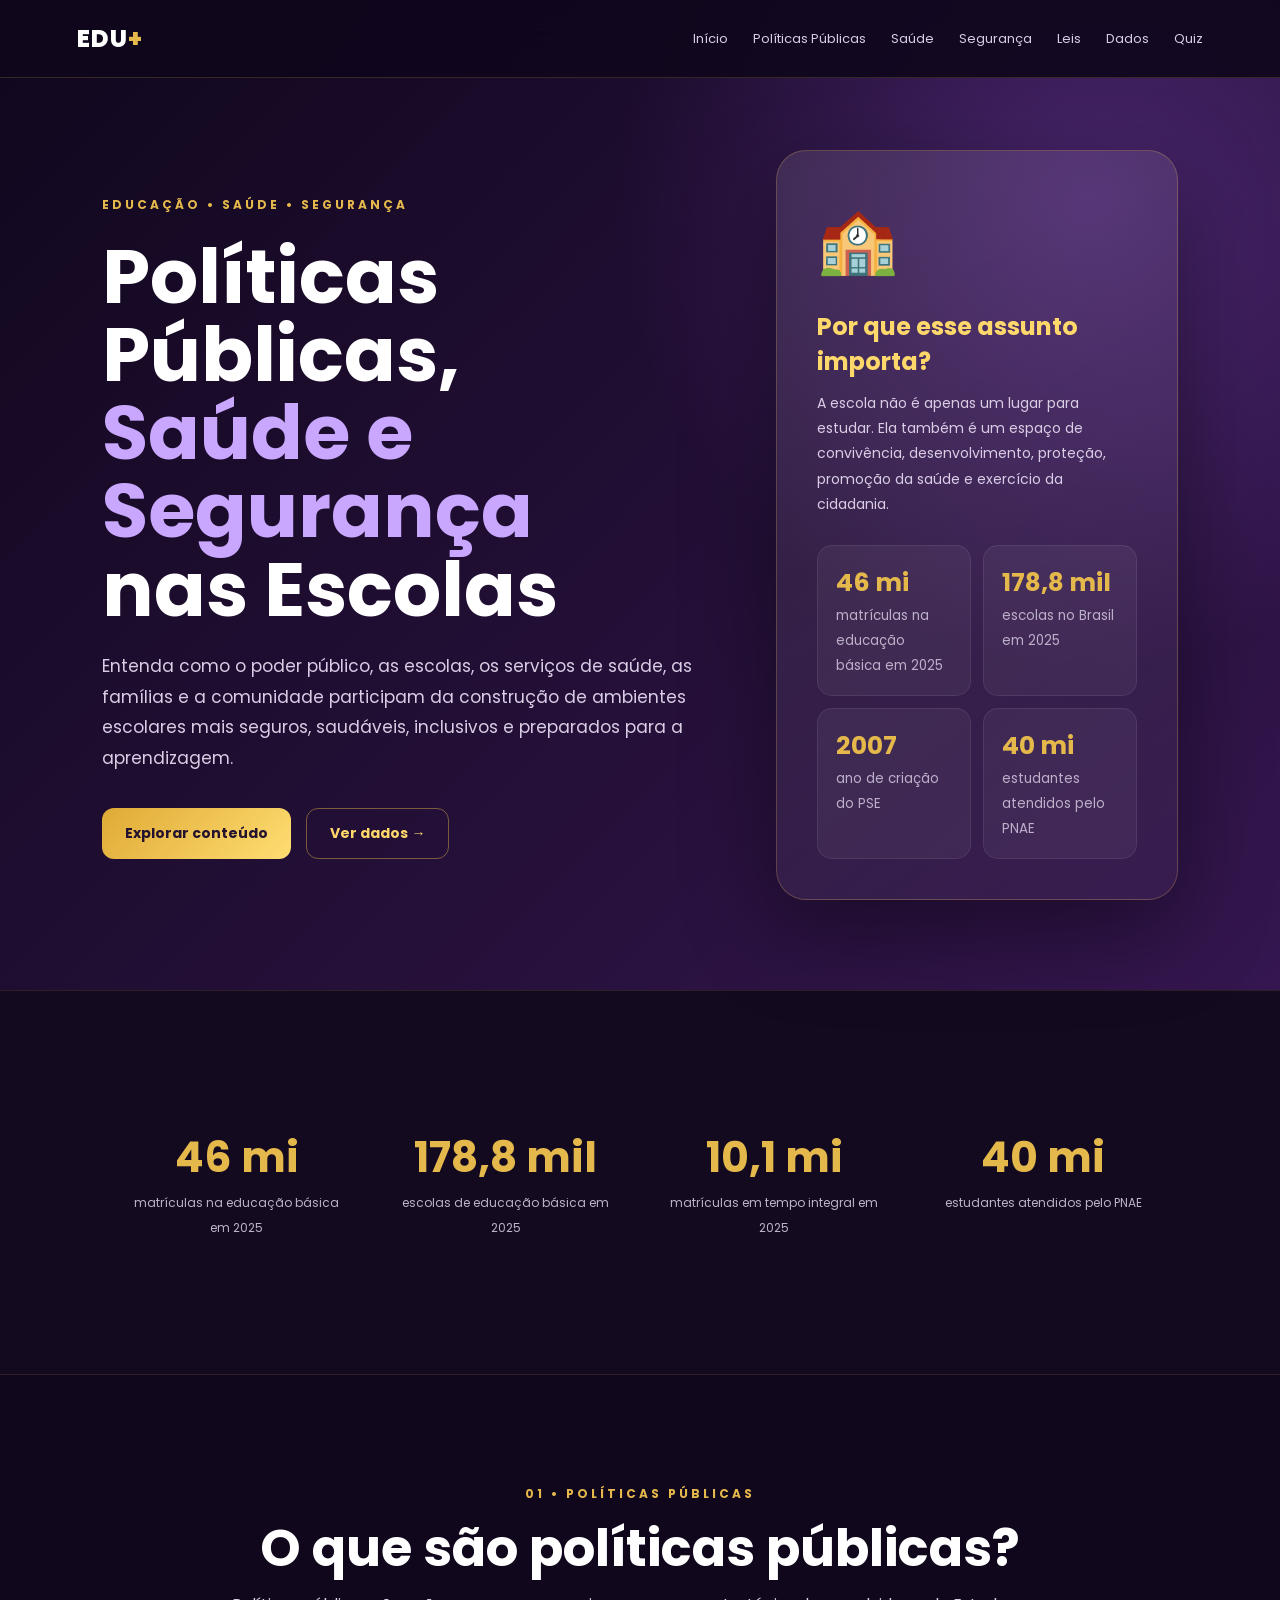
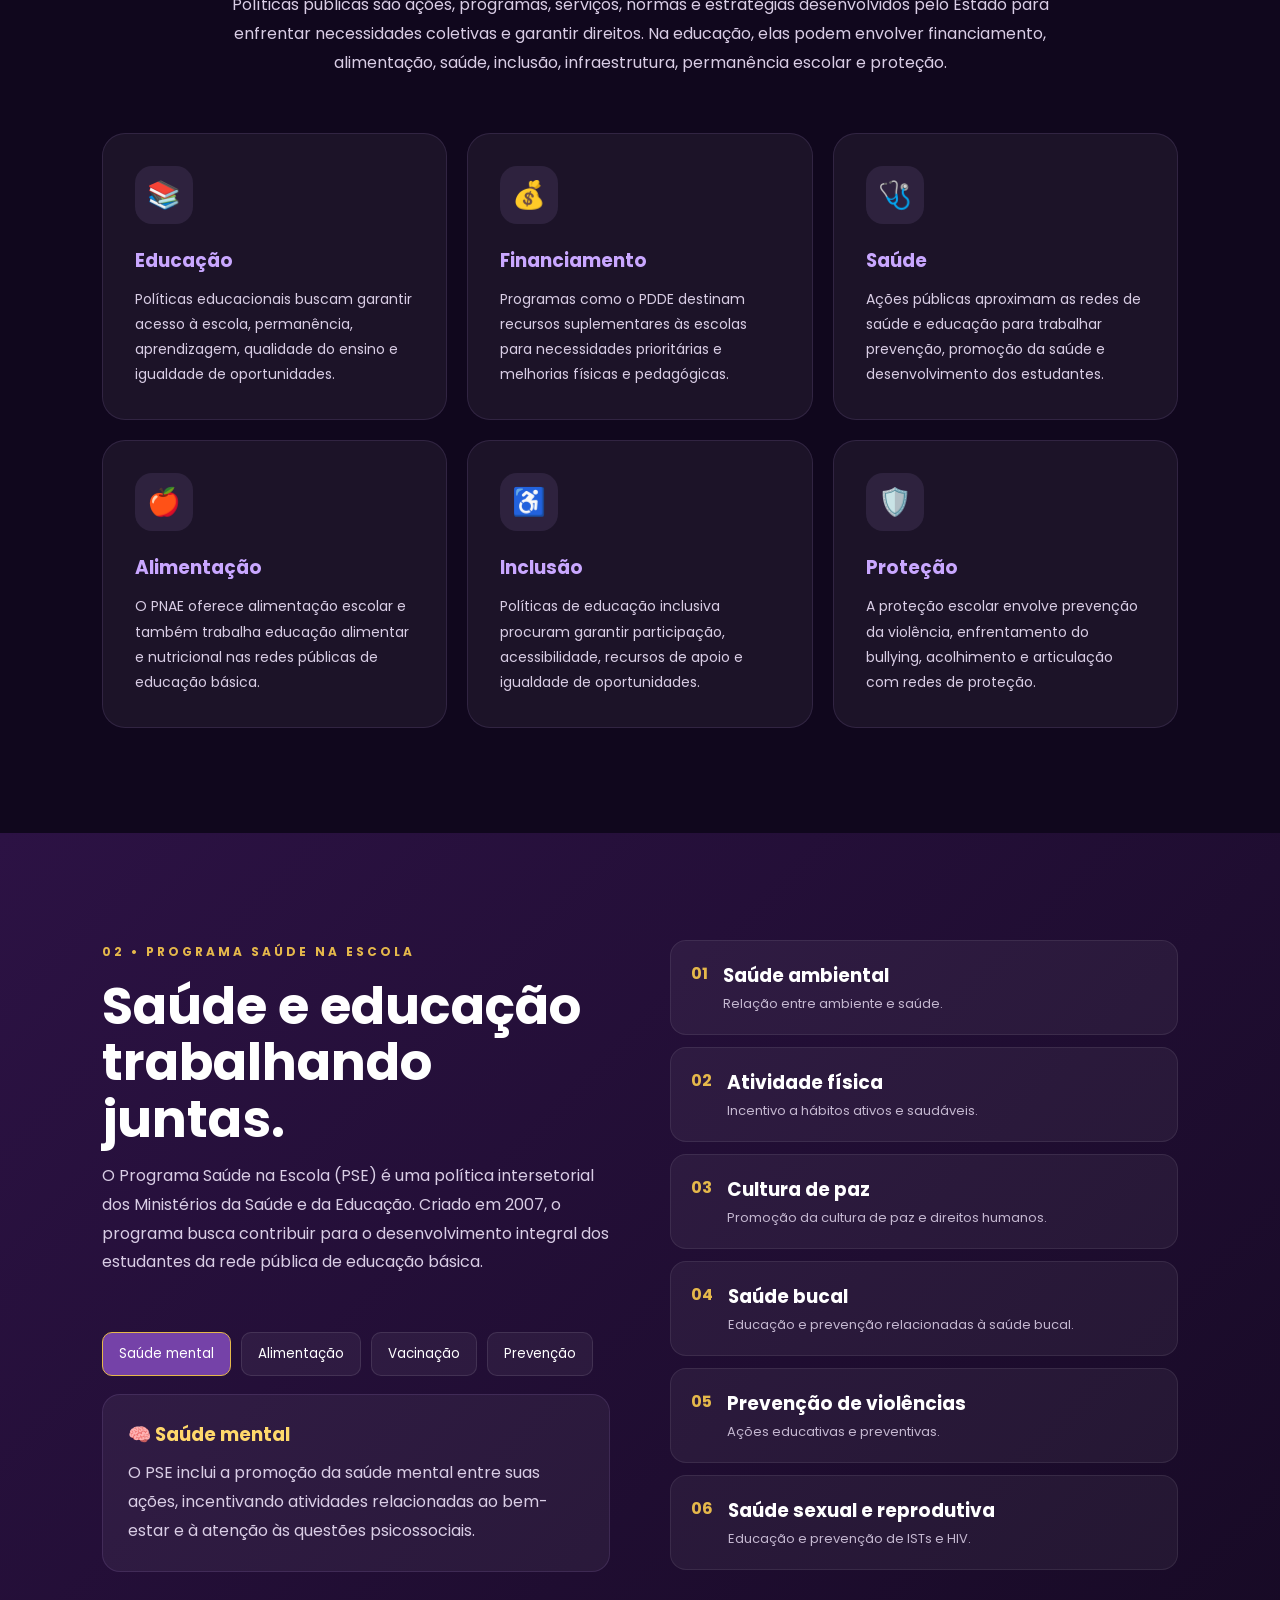
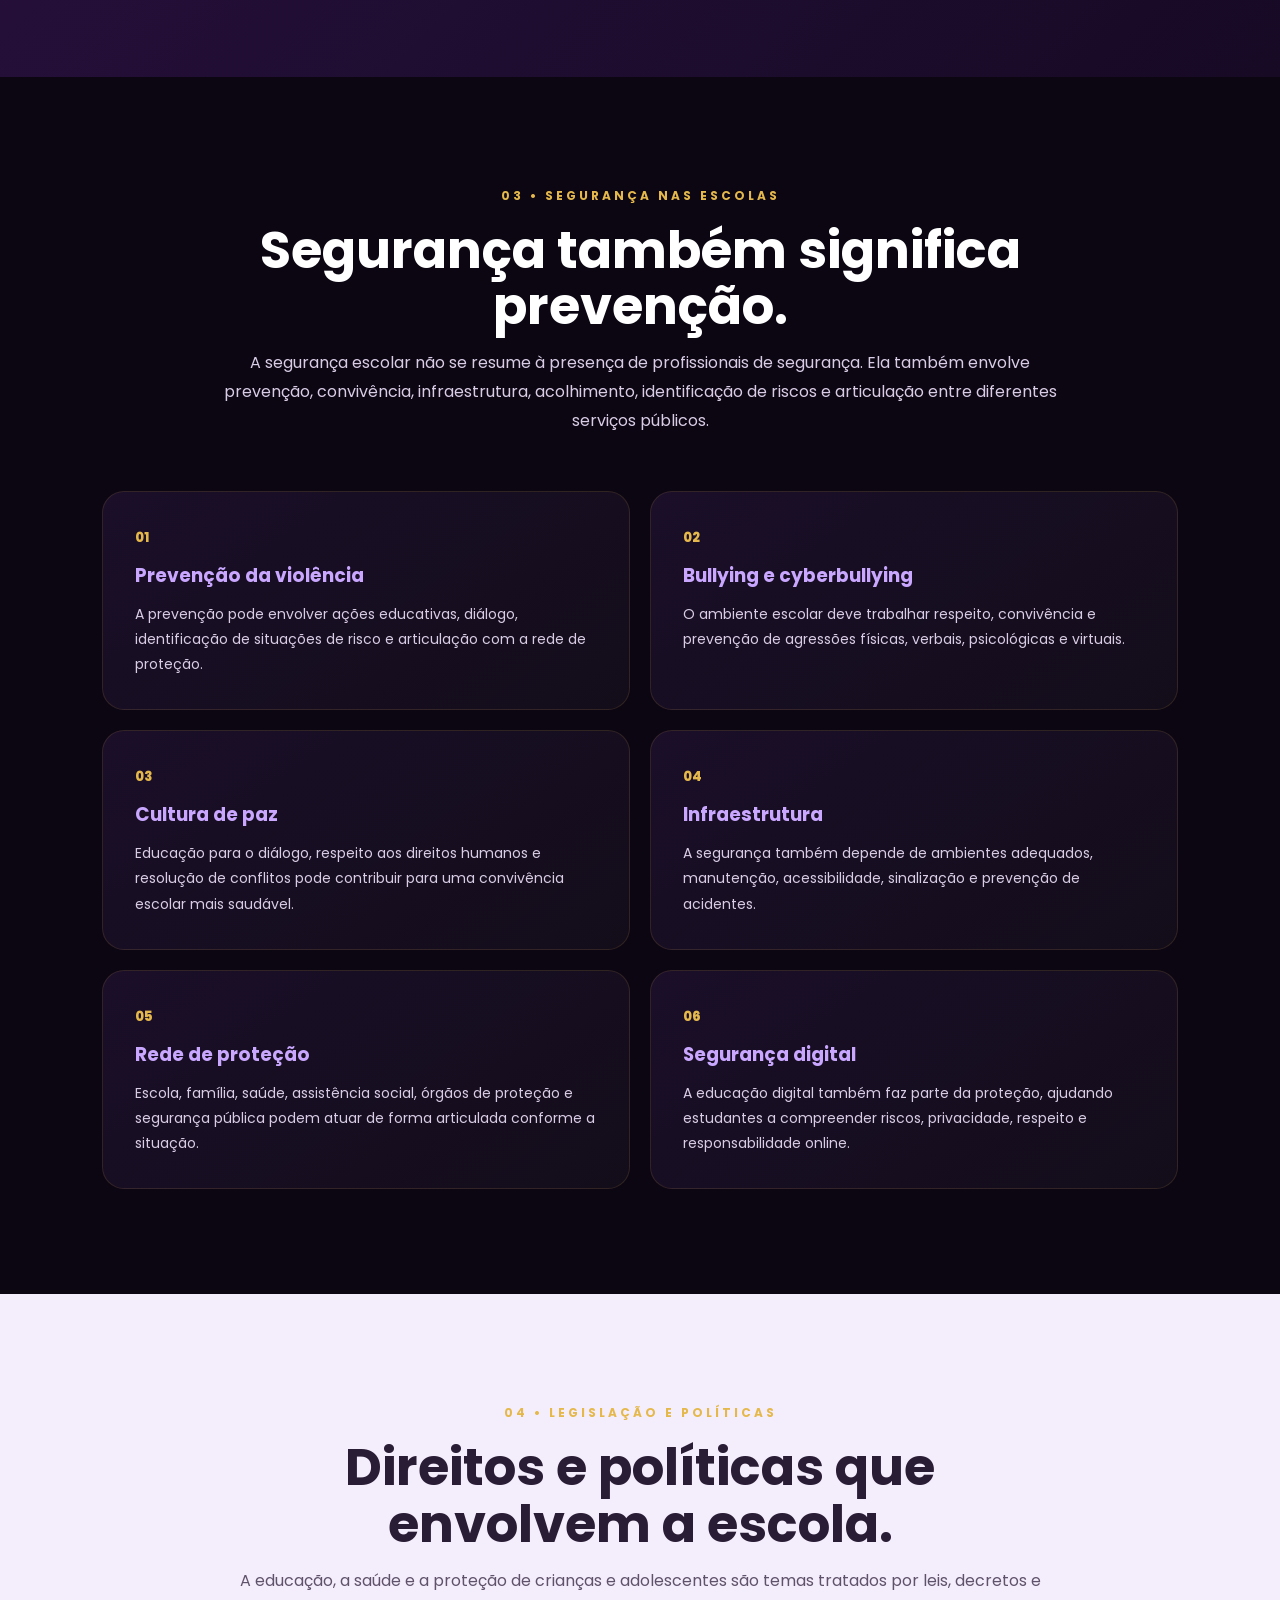
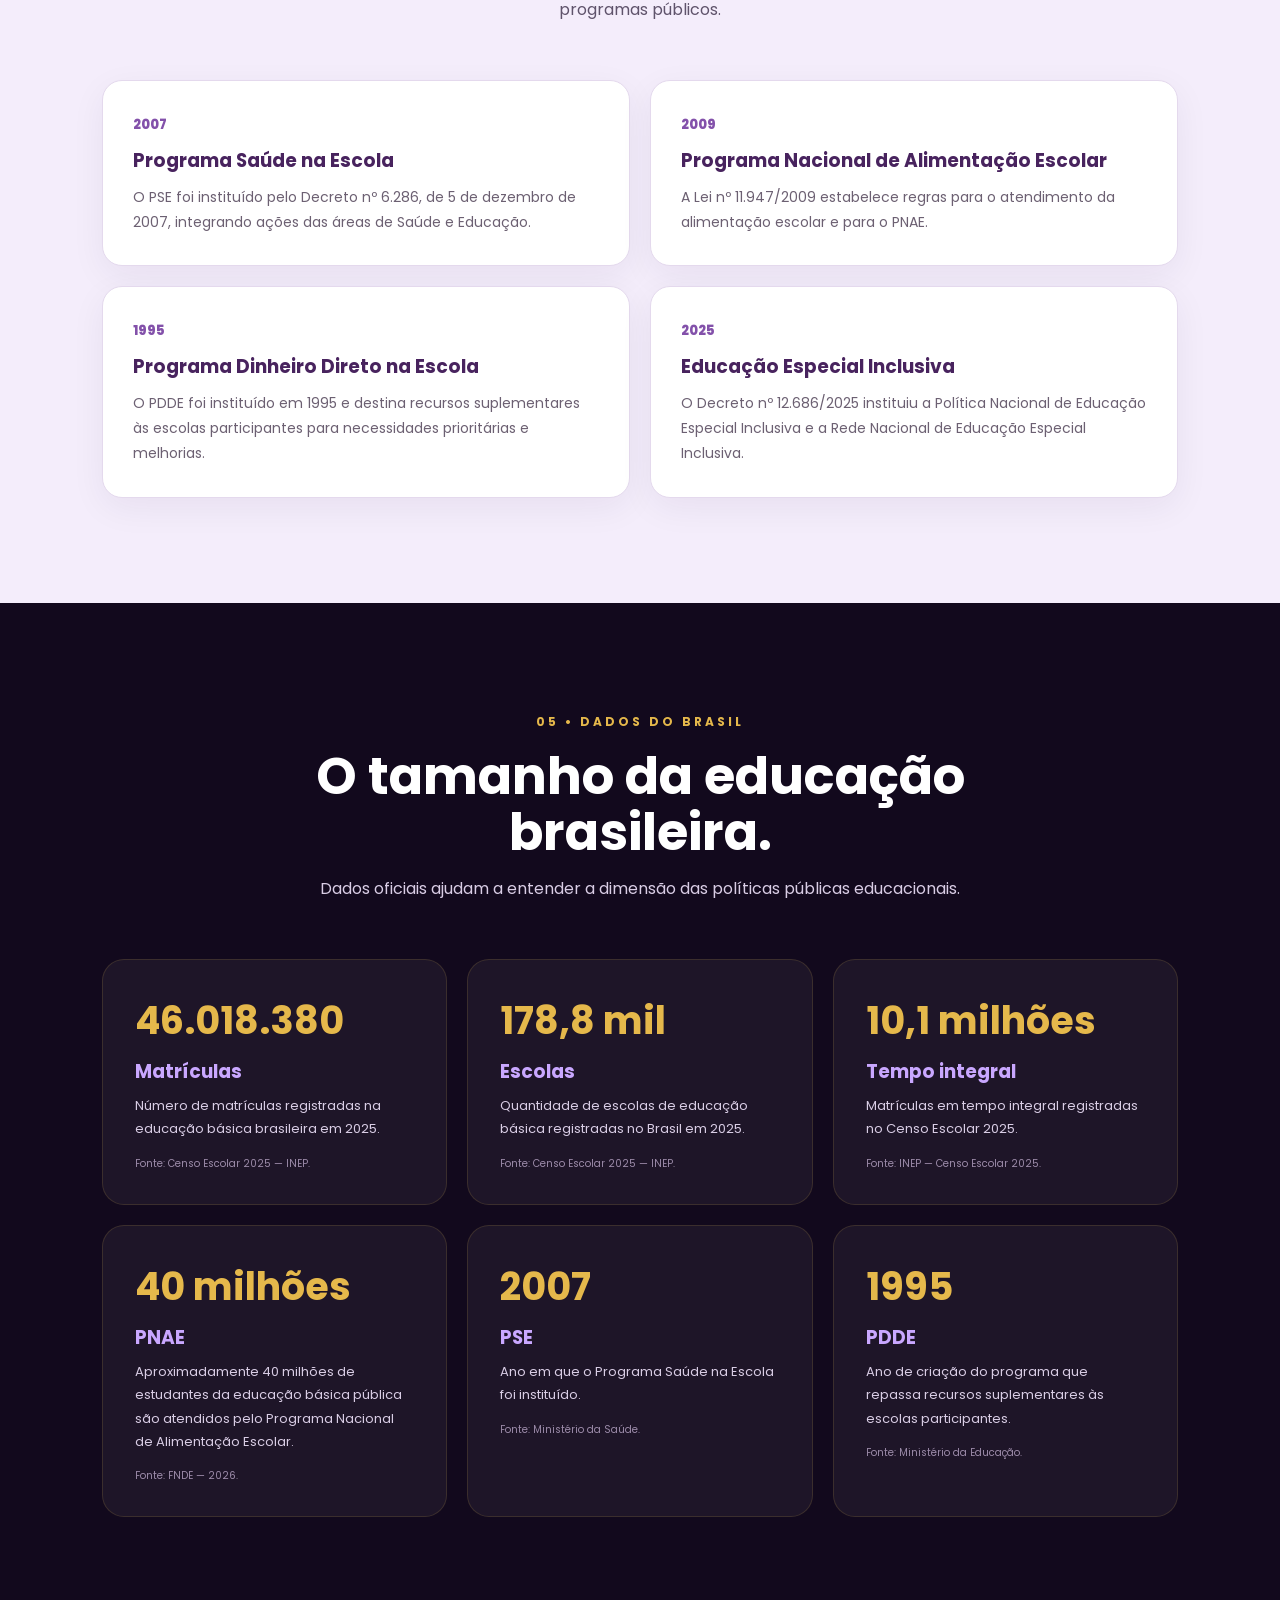
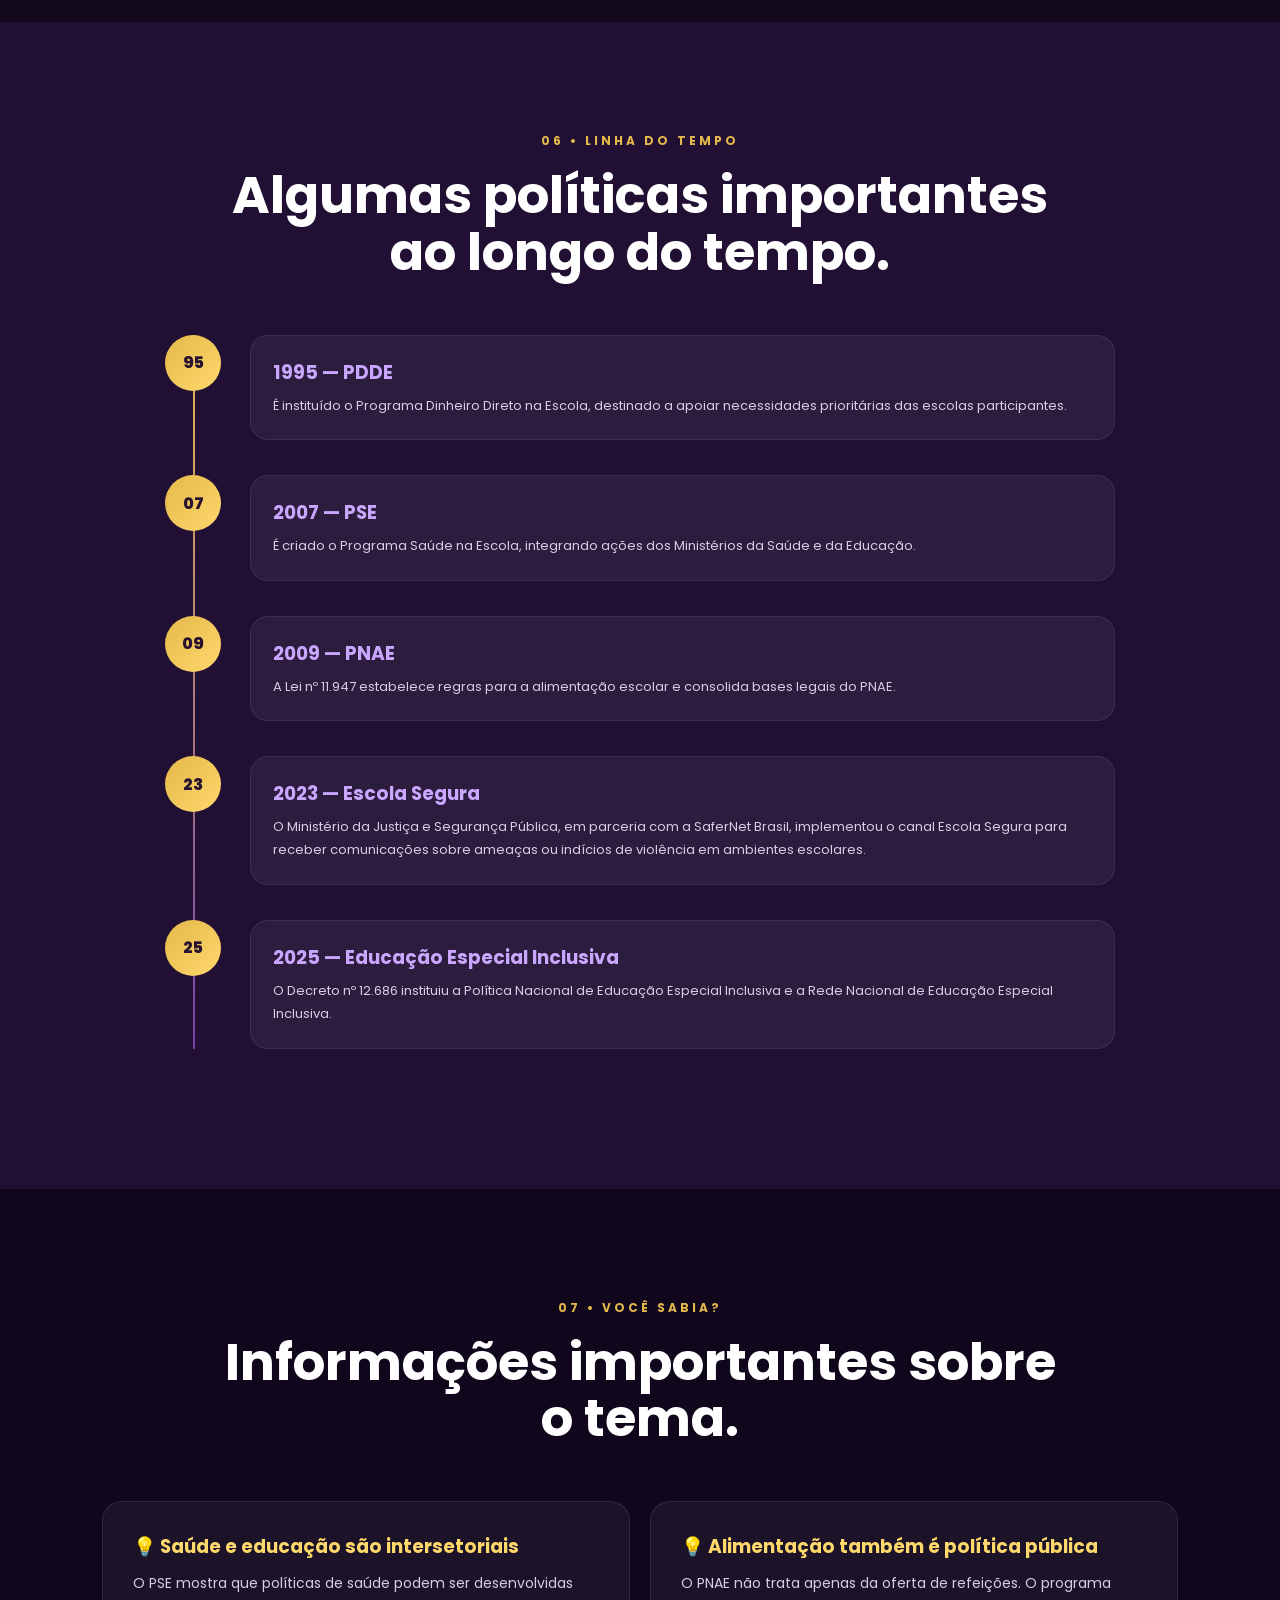
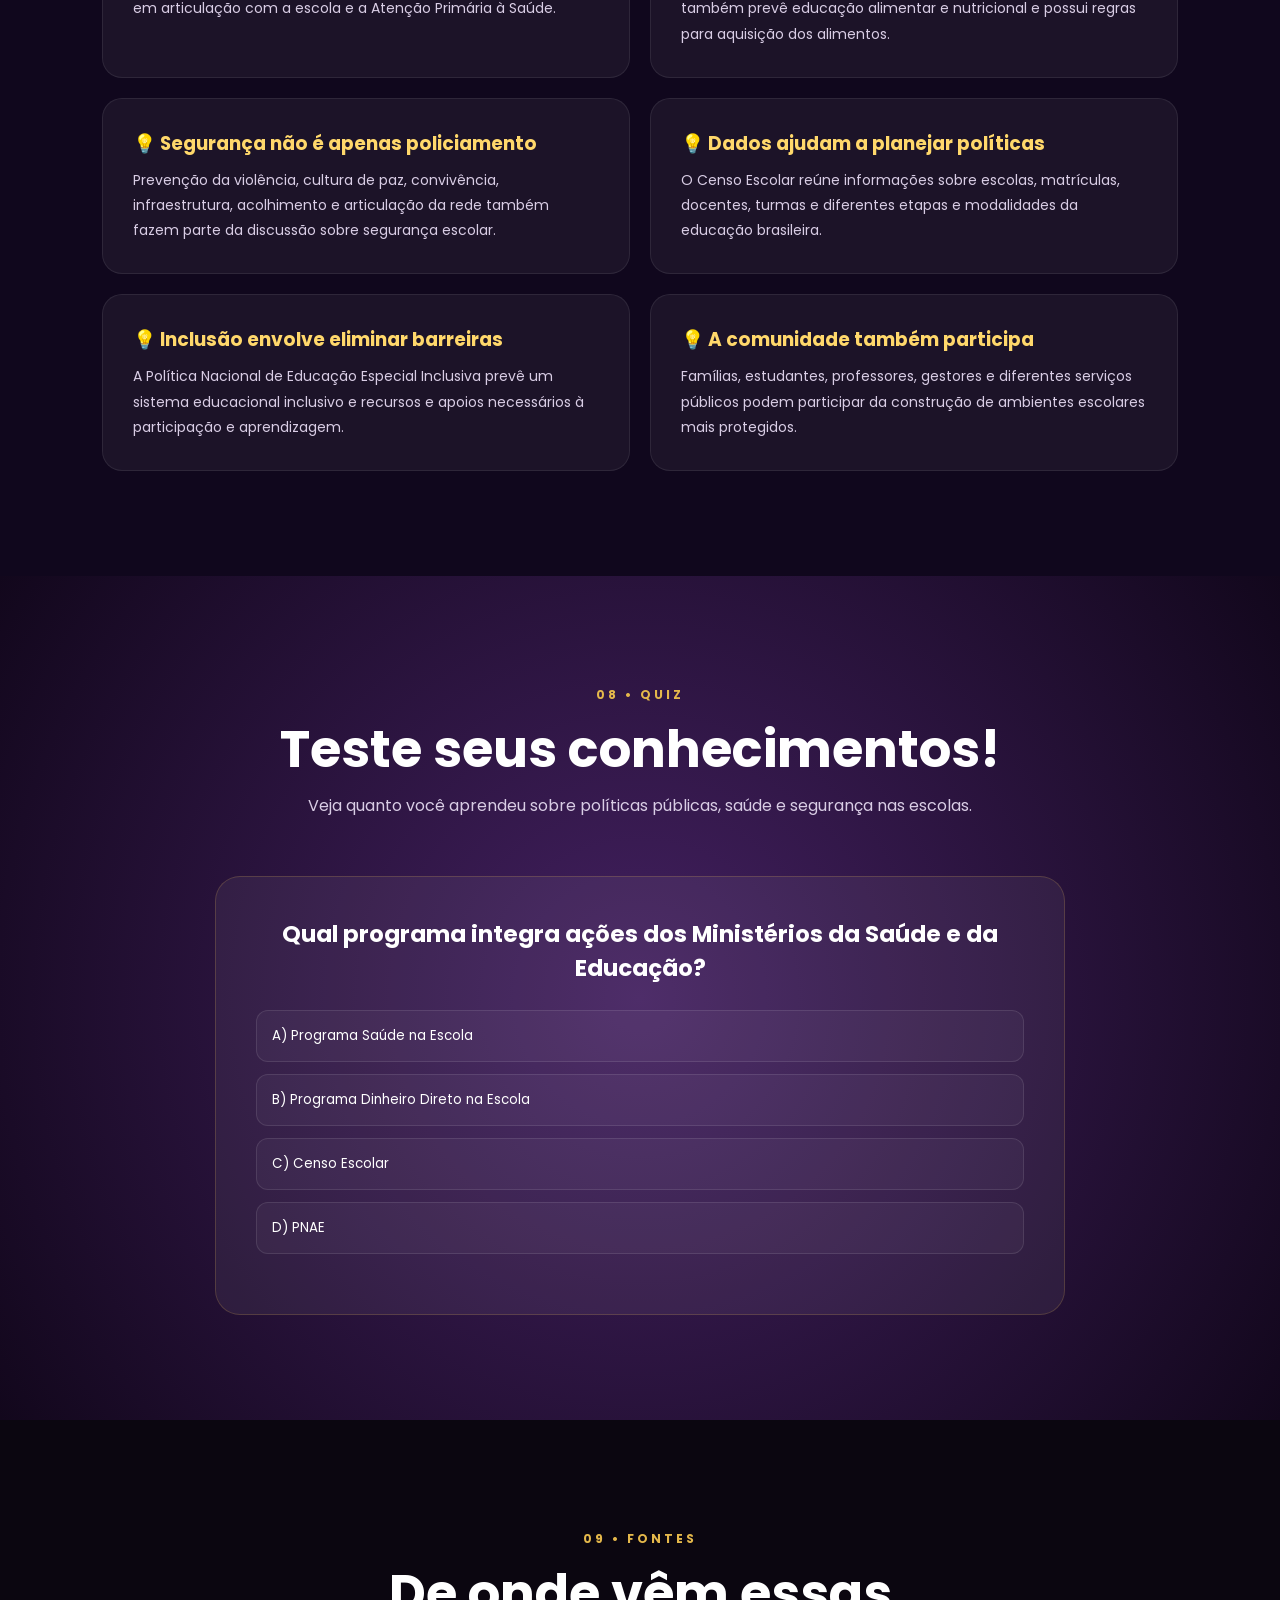
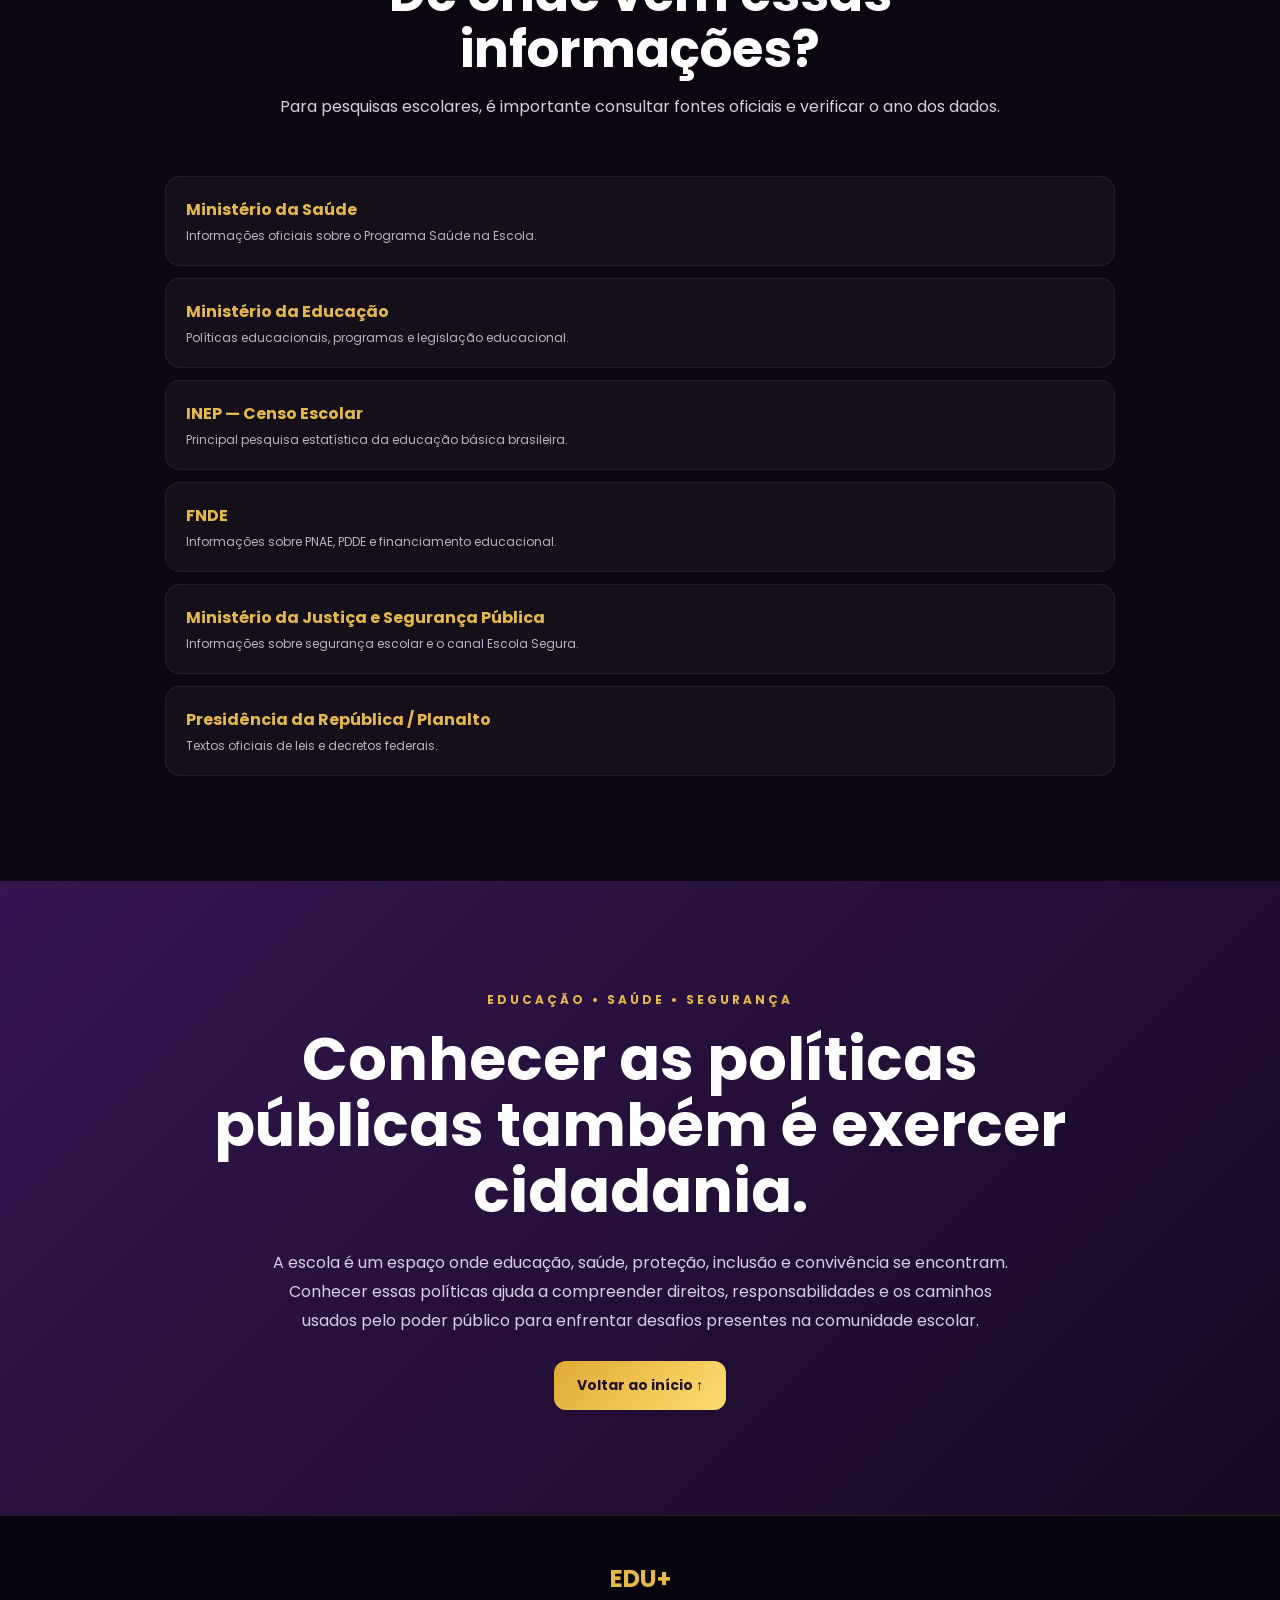
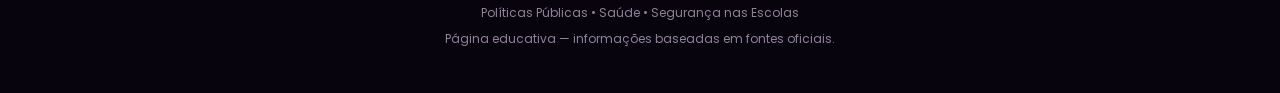
<file: politicas-escola.html>
<!DOCTYPE html>
<html lang="pt-BR">

<head>

<meta charset="UTF-8">
<meta name="viewport" content="width=device-width, initial-scale=1.0">

<title>Políticas Públicas | Saúde e Segurança nas Escolas</title>

<link rel="preconnect" href="https://fonts.googleapis.com">
<link rel="preconnect" href="https://fonts.gstatic.com" crossorigin>

<link href="https://fonts.googleapis.com/css2?family=Poppins:wght@300;400;500;600;700;800&display=swap" rel="stylesheet">


<style>

/* =========================================================
   CORES
========================================================= */

:root{

    --roxo-escuro:#10071d;
    --roxo:#32134f;
    --roxo2:#51247a;
    --roxo3:#7542a8;

    --lilas:#c9a7ff;
    --lilas-claro:#eadfff;

    --dourado:#e5b84b;
    --amarelo:#ffd86b;

    --branco:#ffffff;

    --texto:#d9cde5;
    --texto-escuro:#5f536b;

}


/* =========================================================
   RESET
========================================================= */

*{
    margin:0;
    padding:0;
    box-sizing:border-box;
    scroll-behavior:smooth;
}

body{

    font-family:'Poppins',sans-serif;

    background:var(--roxo-escuro);

    color:white;

    overflow-x:hidden;

}

a{
    text-decoration:none;
    color:inherit;
}

button{
    font-family:inherit;
}


/* =========================================================
   FUNDO
========================================================= */

body::before{

    content:"";

    position:fixed;

    width:500px;
    height:500px;

    background:#7c3fb5;

    opacity:.13;

    filter:blur(120px);

    border-radius:50%;

    top:5%;
    left:-200px;

    z-index:-1;

}

body::after{

    content:"";

    position:fixed;

    width:450px;
    height:450px;

    background:#e5b84b;

    opacity:.08;

    filter:blur(120px);

    border-radius:50%;

    right:-180px;
    bottom:5%;

    z-index:-1;

}


/* =========================================================
   MENU
========================================================= */

header{

    position:fixed;

    top:0;
    left:0;

    width:100%;

    height:78px;

    display:flex;

    align-items:center;

    justify-content:space-between;

    padding:0 6%;

    background:rgba(16,7,29,.92);

    backdrop-filter:blur(18px);

    border-bottom:1px solid rgba(229,184,75,.18);

    z-index:999;

}

.logo{

    font-size:24px;

    font-weight:800;

    letter-spacing:1px;

}

.logo span{

    color:var(--dourado);

}

nav{

    display:flex;

    gap:25px;

}

nav a{

    color:#d9cde5;

    font-size:13px;

    transition:.3s;

}

nav a:hover{

    color:var(--dourado);

}

.menu{

    display:none;

    border:none;

    background:none;

    color:white;

    font-size:28px;

    cursor:pointer;

}


/* =========================================================
   HERO
========================================================= */

.hero{

    min-height:100vh;

    padding:150px 8% 90px;

    display:grid;

    grid-template-columns:1.2fr .8fr;

    gap:70px;

    align-items:center;

    background:

    radial-gradient(
        circle at 85% 20%,
        rgba(151,83,219,.32),
        transparent 35%
    ),

    linear-gradient(
        135deg,
        #10071d,
        #251039 60%,
        #351650
    );

}

.tag{

    color:var(--dourado);

    font-size:12px;

    font-weight:700;

    letter-spacing:3px;

}

.hero h1{

    font-size:clamp(43px,6vw,76px);

    line-height:1.03;

    margin:22px 0;

}

.hero h1 span{

    display:block;

    color:var(--lilas);

}

.hero p{

    max-width:650px;

    color:var(--texto);

    font-size:17px;

    line-height:1.8;

}

.botoes{

    display:flex;

    gap:15px;

    margin-top:35px;

    flex-wrap:wrap;

}

.btn{

    display:inline-flex;

    align-items:center;

    justify-content:center;

    padding:14px 23px;

    border-radius:12px;

    font-weight:700;

    font-size:14px;

    transition:.3s;

    cursor:pointer;

}

.btn-dourado{

    color:#24132f;

    background:

    linear-gradient(
        135deg,
        #dfaa35,
        #ffdd72
    );

}

.btn-dourado:hover{

    transform:translateY(-4px);

    box-shadow:
    0 15px 35px rgba(229,184,75,.25);

}

.btn-contorno{

    border:1px solid rgba(229,184,75,.45);

    color:var(--amarelo);

}

.btn-contorno:hover{

    background:rgba(229,184,75,.08);

}


/* =========================================================
   HERO CARD
========================================================= */

.hero-card{

    padding:40px;

    border-radius:30px;

    background:

    linear-gradient(
        145deg,
        rgba(255,255,255,.10),
        rgba(255,255,255,.03)
    );

    border:1px solid rgba(229,184,75,.25);

    box-shadow:
    0 30px 90px rgba(0,0,0,.4);

    animation:flutuar 4s ease-in-out infinite;

}

@keyframes flutuar{

    0%,100%{
        transform:translateY(0);
    }

    50%{
        transform:translateY(-10px);
    }

}

.icone{

    font-size:65px;

    margin-bottom:20px;

}

.hero-card h2{

    color:var(--amarelo);

    margin-bottom:12px;

}

.hero-card p{

    color:var(--texto);

    font-size:14px;

    line-height:1.8;

}

.mini{

    display:grid;

    grid-template-columns:1fr 1fr;

    gap:12px;

    margin-top:28px;

}

.mini div{

    padding:18px;

    background:rgba(255,255,255,.05);

    border-radius:15px;

    border:1px solid rgba(255,255,255,.08);

}

.mini strong{

    display:block;

    font-size:25px;

    color:var(--dourado);

}

.mini small{

    color:#bdb0ca;

}


/* =========================================================
   NÚMEROS
========================================================= */

.numeros{

    display:grid;

    grid-template-columns:repeat(4,1fr);

    background:#140a20;

    border-top:1px solid rgba(229,184,75,.12);

    border-bottom:1px solid rgba(229,184,75,.12);

}

.numero{

    padding:30px;

    text-align:center;

}

.numero strong{

    display:block;

    color:var(--dourado);

    font-size:42px;

}

.numero span{

    color:#bdb1c8;

    font-size:12px;

}


/* =========================================================
   SEÇÕES
========================================================= */

section{

    padding:105px 8%;

}

.titulo{

    max-width:850px;

    margin-bottom:55px;

}

.titulo.central{

    text-align:center;

    margin-left:auto;
    margin-right:auto;

}

.titulo span{

    color:var(--dourado);

    font-size:12px;

    font-weight:700;

    letter-spacing:3px;

}

.titulo h2{

    font-size:clamp(32px,4vw,52px);

    line-height:1.1;

    margin:15px 0;

}

.titulo p{

    color:var(--texto);

    line-height:1.8;

}


/* =========================================================
   POLÍTICAS PÚBLICAS
========================================================= */

.cards{

    display:grid;

    grid-template-columns:repeat(3,1fr);

    gap:20px;

}

.card{

    padding:32px;

    border-radius:23px;

    background:rgba(255,255,255,.05);

    border:1px solid rgba(201,167,255,.12);

    transition:.35s;

}

.card:hover{

    transform:translateY(-9px);

    border-color:rgba(229,184,75,.45);

    box-shadow:
    0 20px 50px rgba(0,0,0,.25);

}

.card-icon{

    width:58px;

    height:58px;

    display:flex;

    align-items:center;

    justify-content:center;

    border-radius:17px;

    background:rgba(201,167,255,.10);

    font-size:27px;

    margin-bottom:22px;

}

.card h3{

    color:var(--lilas);

    margin-bottom:12px;

}

.card p{

    color:var(--texto);

    font-size:14px;

    line-height:1.8;

}


/* =========================================================
   DESTAQUE PSE
========================================================= */

.pse{

    background:

    linear-gradient(
        135deg,
        #2c1244,
        #170a25
    );

}

.pse-grid{

    display:grid;

    grid-template-columns:1fr 1fr;

    gap:60px;

    align-items:center;

}

.pse-lista{

    display:grid;

    gap:12px;

}

.pse-item{

    padding:20px;

    display:flex;

    gap:15px;

    border-radius:16px;

    background:rgba(255,255,255,.05);

    border:1px solid rgba(255,255,255,.08);

    transition:.3s;

}

.pse-item:hover{

    transform:translateX(7px);

    border-color:rgba(229,184,75,.35);

}

.pse-item b{

    color:var(--dourado);

}

.pse-item h3{

    color:white;

    margin-bottom:4px;

}

.pse-item p{

    color:#c4b7d0;

    font-size:13px;

}


/* =========================================================
   ABAS
========================================================= */

.tabs{

    margin-top:35px;

}

.tab-botoes{

    display:flex;

    gap:10px;

    flex-wrap:wrap;

    margin-bottom:18px;

}

.tab-botao{

    padding:11px 16px;

    border-radius:10px;

    border:1px solid rgba(255,255,255,.1);

    background:rgba(255,255,255,.05);

    color:white;

    cursor:pointer;

}

.tab-botao.active,
.tab-botao:hover{

    background:var(--roxo3);

    border-color:var(--dourado);

}

.tab{

    display:none;

    padding:25px;

    border-radius:18px;

    background:rgba(255,255,255,.05);

    border:1px solid rgba(201,167,255,.12);

}

.tab.active{

    display:block;

    animation:aparecer .4s ease;

}

.tab h3{

    color:var(--amarelo);

    margin-bottom:10px;

}

.tab p{

    color:var(--texto);

    line-height:1.8;

}

@keyframes aparecer{

    from{
        opacity:0;
        transform:translateY(10px);
    }

    to{
        opacity:1;
        transform:translateY(0);
    }

}


/* =========================================================
   SEGURANÇA
========================================================= */

.seguranca{

    background:#0c0613;

}

.seguranca-grid{

    display:grid;

    grid-template-columns:repeat(2,1fr);

    gap:20px;

}

.seg-card{

    padding:32px;

    border-radius:22px;

    background:
    linear-gradient(
        145deg,
        rgba(111,63,168,.15),
        rgba(255,255,255,.03)
    );

    border:1px solid rgba(229,184,75,.13);

}

.seg-card span{

    color:var(--dourado);

    font-weight:800;

    font-size:13px;

}

.seg-card h3{

    color:var(--lilas);

    margin:12px 0;

}

.seg-card p{

    color:var(--texto);

    font-size:14px;

    line-height:1.8;

}


/* =========================================================
   LEIS
========================================================= */

.leis{

    background:#f4edfb;

    color:#291c35;

}

.leis .titulo p{

    color:var(--texto-escuro);

}

.lei-grid{

    display:grid;

    grid-template-columns:repeat(2,1fr);

    gap:20px;

}

.lei{

    padding:30px;

    background:white;

    border-radius:20px;

    border:1px solid #e4d9ed;

    box-shadow:0 10px 35px rgba(40,20,60,.06);

    transition:.3s;

}

.lei:hover{

    transform:translateY(-6px);

    box-shadow:0 18px 40px rgba(40,20,60,.1);

}

.lei .ano{

    color:#8351aa;

    font-weight:800;

    font-size:13px;

}

.lei h3{

    color:#48235e;

    margin:10px 0;

}

.lei p{

    color:#6c6072;

    font-size:14px;

    line-height:1.8;

}


/* =========================================================
   DADOS REAIS
========================================================= */

.dados{

    background:#12091d;

}

.dados-grid{

    display:grid;

    grid-template-columns:repeat(3,1fr);

    gap:20px;

}

.dado{

    padding:32px;

    border-radius:22px;

    background:rgba(255,255,255,.05);

    border:1px solid rgba(229,184,75,.15);

}

.dado strong{

    font-size:38px;

    color:var(--dourado);

    display:block;

    margin-bottom:8px;

}

.dado h3{

    color:var(--lilas);

    margin-bottom:8px;

}

.dado p{

    color:var(--texto);

    font-size:13px;

    line-height:1.8;

}

.fonte-dado{

    margin-top:15px;

    font-size:10px;

    color:#9c8ba9;

}


/* =========================================================
   TIMELINE
========================================================= */

.timeline{

    background:#211034;

}

.linha{

    max-width:950px;

    margin:auto;

    position:relative;

}

.linha::before{

    content:"";

    position:absolute;

    left:28px;

    top:0;

    bottom:0;

    width:2px;

    background:linear-gradient(
        var(--dourado),
        var(--roxo3)
    );

}

.evento{

    display:grid;

    grid-template-columns:60px 1fr;

    gap:25px;

    margin-bottom:35px;

    position:relative;

}

.bolinha{

    width:56px;

    height:56px;

    display:flex;

    align-items:center;

    justify-content:center;

    border-radius:50%;

    background:linear-gradient(
        135deg,
        var(--dourado),
        var(--amarelo)
    );

    color:#27132f;

    font-weight:800;

    z-index:2;

}

.evento-conteudo{

    padding:22px;

    border-radius:18px;

    background:rgba(255,255,255,.05);

    border:1px solid rgba(255,255,255,.08);

}

.evento-conteudo h3{

    color:var(--lilas);

}

.evento-conteudo p{

    color:var(--texto);

    font-size:13px;

    margin-top:7px;

    line-height:1.8;

}


/* =========================================================
   INFORMAÇÕES
========================================================= */

.info-grid{

    display:grid;

    grid-template-columns:1fr 1fr;

    gap:20px;

}

.info{

    padding:30px;

    border-radius:20px;

    background:rgba(255,255,255,.05);

    border:1px solid rgba(255,255,255,.08);

}

.info h3{

    color:var(--amarelo);

    margin-bottom:10px;

}

.info p{

    color:var(--texto);

    font-size:14px;

    line-height:1.8;

}


/* =========================================================
   QUIZ
========================================================= */

.quiz{

    background:

    radial-gradient(
        circle at center,
        #432060,
        #12071c
    );

    text-align:center;

}

.quiz-box{

    max-width:850px;

    margin:auto;

    padding:40px;

    border-radius:25px;

    background:rgba(255,255,255,.06);

    border:1px solid rgba(229,184,75,.2);

}

.quiz-box h3{

    font-size:23px;

    margin-bottom:25px;

}

.opcoes{

    display:grid;

    gap:12px;

}

.opcao{

    padding:15px;

    border-radius:12px;

    border:1px solid rgba(255,255,255,.1);

    background:rgba(255,255,255,.04);

    color:white;

    text-align:left;

    cursor:pointer;

    transition:.3s;

}

.opcao:hover{

    transform:translateX(5px);

    border-color:var(--dourado);

}

#resultado{

    margin-top:20px;

    color:var(--amarelo);

    font-weight:700;

}


/* =========================================================
   FONTES
========================================================= */

.fontes{

    background:#0b0610;

}

.fonte-lista{

    max-width:950px;

    margin:auto;

    display:grid;

    gap:12px;

}

.fonte{

    padding:20px;

    border-radius:15px;

    background:rgba(255,255,255,.04);

    border:1px solid rgba(255,255,255,.07);

}

.fonte strong{

    color:var(--dourado);

}

.fonte p{

    color:#bdb0c8;

    font-size:12px;

    margin-top:5px;

}


/* =========================================================
   CONCLUSÃO
========================================================= */

.conclusao{

    text-align:center;

    background:

    linear-gradient(
        135deg,
        #351650,
        #150923
    );

}

.conclusao h2{

    max-width:900px;

    margin:15px auto;

    font-size:clamp(35px,5vw,60px);

    line-height:1.1;

}

.conclusao p{

    max-width:750px;

    margin:25px auto;

    color:var(--texto);

    line-height:1.8;

}


/* =========================================================
   FOOTER
========================================================= */

footer{

    text-align:center;

    padding:45px 8%;

    background:#08040d;

    border-top:1px solid rgba(229,184,75,.15);

}

footer strong{

    color:var(--dourado);

    font-size:24px;

}

footer p{

    color:#8f8299;

    font-size:12px;

    margin-top:8px;

}


/* =========================================================
   RESPONSIVO
========================================================= */

@media(max-width:1000px){

    nav{

        display:none;

        position:absolute;

        top:78px;

        left:0;

        width:100%;

        padding:25px;

        background:#150b21;

        flex-direction:column;

        text-align:center;

    }

    nav.ativo{

        display:flex;

    }

    .menu{

        display:block;

    }

    .hero,
    .pse-grid{

        grid-template-columns:1fr;

    }

    .cards{

        grid-template-columns:repeat(2,1fr);

    }

    .numeros{

        grid-template-columns:repeat(2,1fr);

    }

    .dados-grid{

        grid-template-columns:1fr;

    }

}

@media(max-width:650px){

    section{

        padding:75px 6%;

    }

    .hero{

        padding:130px 6% 70px;

    }

    .hero h1{

        font-size:45px;

    }

    .cards,
    .seguranca-grid,
    .lei-grid,
    .info-grid{

        grid-template-columns:1fr;

    }

    .numeros{

        grid-template-columns:1fr 1fr;

    }

    .botoes{

        flex-direction:column;

    }

    .btn{

        width:100%;

    }

    .quiz-box{

        padding:25px;

    }

}
     /* =========================================================
   SAÚDE NO DIA A DIA DA ESCOLA
========================================================= */

.saude-escola {
    background:
        linear-gradient(
            135deg,
            rgba(45, 18, 68, 0.98),
            rgba(22, 10, 35, 0.98)
        );
}

.saude-intro {
    max-width: 850px;
    margin: 0 auto 55px;
    text-align: center;
}

.saude-intro p {
    color: var(--texto);
    line-height: 1.9;
    font-size: 16px;
}


/* GRID DOS CUIDADOS */

.saude-grid {
    display: grid;
    grid-template-columns: repeat(3, 1fr);
    gap: 22px;
}


/* CARDS */

.saude-card {
    position: relative;
    padding: 30px;
    min-height: 260px;

    border-radius: 24px;

    background:
        linear-gradient(
            145deg,
            rgba(255,255,255,.07),
            rgba(255,255,255,.025)
        );

    border: 1px solid rgba(201,167,255,.16);

    transition:
        transform .35s ease,
        border-color .35s ease,
        box-shadow .35s ease;
}

.saude-card:hover {
    transform: translateY(-8px);

    border-color: rgba(229,184,75,.55);

    box-shadow:
        0 20px 50px rgba(0,0,0,.30),
        0 0 25px rgba(201,167,255,.08);
}


/* ÍCONE */

.saude-icon {
    width: 58px;
    height: 58px;

    display: flex;
    align-items: center;
    justify-content: center;

    margin-bottom: 20px;

    border-radius: 18px;

    background: rgba(201,167,255,.10);

    font-size: 28px;

    border: 1px solid rgba(229,184,75,.15);
}


/* TÍTULO */

.saude-card h3 {
    color: var(--lilas);

    font-size: 20px;

    margin-bottom: 12px;
}


/* TEXTO */

.saude-card p {
    color: var(--texto);

    font-size: 14px;

    line-height: 1.8;
}


/* FRASE DE DESTAQUE */

.saude-destaque {
    margin-top: 55px;

    padding: 35px;

    text-align: center;

    border-radius: 25px;

    background:
        linear-gradient(
            135deg,
            rgba(201,167,255,.10),
            rgba(229,184,75,.06)
        );

    border: 1px solid rgba(229,184,75,.20);
}

.saude-destaque strong {
    display: block;

    color: var(--dourado);

    font-size: 22px;

    margin-bottom: 12px;
}

.saude-destaque p {
    color: #d8cce2;

    line-height: 1.8;

    max-width: 850px;

    margin: auto;
}


/* =========================================================
   CHECKLIST — ESCOLA SAUDÁVEL E SEGURA
========================================================= */

.checklist-escola {
    margin-top: 70px;
}

.checklist-grid {
    display: grid;

    grid-template-columns: repeat(2, 1fr);

    gap: 15px;

    max-width: 950px;

    margin: 0 auto;
}

.check-item {
    display: flex;

    align-items: center;

    gap: 15px;

    padding: 18px 20px;

    border-radius: 16px;

    background: rgba(255,255,255,.045);

    border: 1px solid rgba(255,255,255,.08);

    transition: .3s;
}

.check-item:hover {
    transform: translateX(5px);

    border-color: rgba(229,184,75,.35);
}

.check-item span {
    width: 32px;
    height: 32px;

    flex-shrink: 0;

    display: flex;

    align-items: center;
    justify-content: center;

    border-radius: 50%;

    background: rgba(201,167,255,.12);

    color: var(--dourado);

    font-weight: bold;
}

.check-item p {
    margin: 0;

    color: var(--texto);

    font-size: 14px;

    line-height: 1.5;
}


/* =========================================================
   RESPONSIVIDADE
========================================================= */

@media (max-width: 900px) {

    .saude-grid {
        grid-template-columns: repeat(2, 1fr);
    }

}

@media (max-width: 600px) {

    .saude-grid {
        grid-template-columns: 1fr;
    }

    .checklist-grid {
        grid-template-columns: 1fr;
    }

    .saude-card {
        min-height: auto;
    }

}

</style>

</head>


<body>


<!-- =====================================================
     MENU
===================================================== -->

<header>

    <div class="logo">
        EDU<span>+</span>
    </div>

    <nav id="menu">

        <a href="#inicio">Início</a>

        <a href="#politicas">Políticas Públicas</a>

        <a href="#saude">Saúde</a>

        <a href="#seguranca">Segurança</a>

        <a href="#leis">Leis</a>

        <a href="#dados">Dados</a>

        <a href="#quiz">Quiz</a>

    </nav>

    <button class="menu" onclick="abrirMenu()">☰</button>

</header>


<!-- =====================================================
     HERO
===================================================== -->

<section class="hero" id="inicio">

    <div>

        <span class="tag">
            EDUCAÇÃO • SAÚDE • SEGURANÇA
        </span>

        <h1>

            Políticas Públicas,
            <span>Saúde e Segurança</span>
            nas Escolas

        </h1>

        <p>

            Entenda como o poder público, as escolas,
            os serviços de saúde, as famílias e a comunidade
            participam da construção de ambientes escolares
            mais seguros, saudáveis, inclusivos e preparados
            para a aprendizagem.

        </p>

        <div class="botoes">

            <a href="#politicas"
               class="btn btn-dourado">

                Explorar conteúdo

            </a>

            <a href="#dados"
               class="btn btn-contorno">

                Ver dados →

            </a>

        </div>

    </div>


    <div class="hero-card">

        <div class="icone">
            🏫
        </div>

        <h2>
            Por que esse assunto importa?
        </h2>

        <p>

            A escola não é apenas um lugar para estudar.
            Ela também é um espaço de convivência,
            desenvolvimento, proteção, promoção da saúde
            e exercício da cidadania.

        </p>


        <div class="mini">

            <div>
                <strong>46 mi</strong>
                <small>matrículas na educação básica em 2025</small>
            </div>

            <div>
                <strong>178,8 mil</strong>
                <small>escolas no Brasil em 2025</small>
            </div>

            <div>
                <strong>2007</strong>
                <small>ano de criação do PSE</small>
            </div>

            <div>
                <strong>40 mi</strong>
                <small>estudantes atendidos pelo PNAE</small>
            </div>

        </div>

    </div>

</section>


<!-- =====================================================
     NÚMEROS
===================================================== -->

<section class="numeros">

    <div class="numero">

        <strong>46 mi</strong>

        <span>
            matrículas na educação básica em 2025
        </span>

    </div>


    <div class="numero">

        <strong>178,8 mil</strong>

        <span>
            escolas de educação básica em 2025
        </span>

    </div>


    <div class="numero">

        <strong>10,1 mi</strong>

        <span>
            matrículas em tempo integral em 2025
        </span>

    </div>


    <div class="numero">

        <strong>40 mi</strong>

        <span>
            estudantes atendidos pelo PNAE
        </span>

    </div>

</section>


<!-- =====================================================
     POLÍTICAS PÚBLICAS
===================================================== -->

<section id="politicas">

    <div class="titulo central">

        <span>01 • POLÍTICAS PÚBLICAS</span>

        <h2>
            O que são políticas públicas?
        </h2>

        <p>

            Políticas públicas são ações, programas,
            serviços, normas e estratégias desenvolvidos
            pelo Estado para enfrentar necessidades coletivas
            e garantir direitos.

            Na educação, elas podem envolver financiamento,
            alimentação, saúde, inclusão, infraestrutura,
            permanência escolar e proteção.

        </p>

    </div>


    <div class="cards">


        <div class="card">

            <div class="card-icon">
                📚
            </div>

            <h3>
                Educação
            </h3>

            <p>

                Políticas educacionais buscam garantir
                acesso à escola, permanência, aprendizagem,
                qualidade do ensino e igualdade de oportunidades.

            </p>

        </div>


        <div class="card">

            <div class="card-icon">
                💰
            </div>

            <h3>
                Financiamento
            </h3>

            <p>

                Programas como o PDDE destinam recursos
                suplementares às escolas para necessidades
                prioritárias e melhorias físicas e pedagógicas.

            </p>

        </div>


        <div class="card">

            <div class="card-icon">
                🩺
            </div>

            <h3>
                Saúde
            </h3>

            <p>

                Ações públicas aproximam as redes de saúde
                e educação para trabalhar prevenção,
                promoção da saúde e desenvolvimento dos estudantes.

            </p>

        </div>


        <div class="card">

            <div class="card-icon">
                🍎
            </div>

            <h3>
                Alimentação
            </h3>

            <p>

                O PNAE oferece alimentação escolar e também
                trabalha educação alimentar e nutricional
                nas redes públicas de educação básica.

            </p>

        </div>


        <div class="card">

            <div class="card-icon">
                ♿
            </div>

            <h3>
                Inclusão
            </h3>

            <p>

                Políticas de educação inclusiva procuram garantir
                participação, acessibilidade, recursos de apoio
                e igualdade de oportunidades.

            </p>

        </div>


        <div class="card">

            <div class="card-icon">
                🛡️
            </div>

            <h3>
                Proteção
            </h3>

            <p>

                A proteção escolar envolve prevenção da violência,
                enfrentamento do bullying, acolhimento e articulação
                com redes de proteção.

            </p>

        </div>


    </div>

</section>


<!-- =====================================================
     PSE
===================================================== -->

<section class="pse" id="saude">

    <div class="pse-grid">


        <div>

            <div class="titulo">

                <span>
                    02 • PROGRAMA SAÚDE NA ESCOLA
                </span>

                <h2>
                    Saúde e educação trabalhando juntas.
                </h2>

                <p>

                    O Programa Saúde na Escola (PSE) é uma política
                    intersetorial dos Ministérios da Saúde e da Educação.

                    Criado em 2007, o programa busca contribuir para
                    o desenvolvimento integral dos estudantes da rede
                    pública de educação básica.

                </p>

            </div>


            <div class="tabs">

                <div class="tab-botoes">

                    <button
                        class="tab-botao active"
                        onclick="aba('pse1',this)">

                        Saúde mental

                    </button>

                    <button
                        class="tab-botao"
                        onclick="aba('pse2',this)">

                        Alimentação

                    </button>

                    <button
                        class="tab-botao"
                        onclick="aba('pse3',this)">

                        Vacinação

                    </button>

                    <button
                        class="tab-botao"
                        onclick="aba('pse4',this)">

                        Prevenção

                    </button>

                </div>


                <div
                    id="pse1"
                    class="tab active">

                    <h3>
                        🧠 Saúde mental
                    </h3>

                    <p>

                        O PSE inclui a promoção da saúde mental
                        entre suas ações, incentivando atividades
                        relacionadas ao bem-estar e à atenção
                        às questões psicossociais.

                    </p>

                </div>


                <div
                    id="pse2"
                    class="tab">

                    <h3>
                        🥗 Alimentação saudável
                    </h3>

                    <p>

                        O programa inclui ações de alimentação
                        saudável e prevenção da obesidade,
                        relacionando educação em saúde
                        e hábitos alimentares.

                    </p>

                </div>


                <div
                    id="pse3"
                    class="tab">

                    <h3>
                        💉 Situação vacinal
                    </h3>

                    <p>

                        A verificação da situação vacinal
                        faz parte das ações previstas no PSE,
                        aproximando a comunidade escolar
                        das ações de prevenção em saúde.

                    </p>

                </div>


                <div
                    id="pse4"
                    class="tab">

                    <h3>
                        🛡️ Prevenção
                    </h3>

                    <p>

                        O PSE também trabalha prevenção de
                        violências e acidentes, atividade física,
                        saúde bucal, saúde ocular, saúde auditiva,
                        prevenção de doenças e outros temas.

                    </p>

                </div>

            </div>

        </div>


        <div class="pse-lista">


            <div class="pse-item">

                <b>01</b>

                <div>

                    <h3>
                        Saúde ambiental
                    </h3>

                    <p>
                        Relação entre ambiente e saúde.
                    </p>

                </div>

            </div>


            <div class="pse-item">

                <b>02</b>

                <div>

                    <h3>
                        Atividade física
                    </h3>

                    <p>
                        Incentivo a hábitos ativos e saudáveis.
                    </p>

                </div>

            </div>


            <div class="pse-item">

                <b>03</b>

                <div>

                    <h3>
                        Cultura de paz
                    </h3>

                    <p>
                        Promoção da cultura de paz e direitos humanos.
                    </p>

                </div>

            </div>


            <div class="pse-item">

                <b>04</b>

                <div>

                    <h3>
                        Saúde bucal
                    </h3>

                    <p>
                        Educação e prevenção relacionadas à saúde bucal.
                    </p>

                </div>

            </div>


            <div class="pse-item">

                <b>05</b>

                <div>

                    <h3>
                        Prevenção de violências
                    </h3>

                    <p>
                        Ações educativas e preventivas.
                    </p>

                </div>

            </div>


            <div class="pse-item">

                <b>06</b>

                <div>

                    <h3>
                        Saúde sexual e reprodutiva
                    </h3>

                    <p>
                        Educação e prevenção de ISTs e HIV.
                    </p>

                </div>

            </div>

        </div>

    </div>

</section>


<!-- =====================================================
     SEGURANÇA
===================================================== -->

<section class="seguranca" id="seguranca">

    <div class="titulo central">

        <span>
            03 • SEGURANÇA NAS ESCOLAS
        </span>

        <h2>
            Segurança também significa prevenção.
        </h2>

        <p>

            A segurança escolar não se resume à presença
            de profissionais de segurança. Ela também envolve
            prevenção, convivência, infraestrutura, acolhimento,
            identificação de riscos e articulação entre diferentes
            serviços públicos.

        </p>

    </div>


    <div class="seguranca-grid">


        <div class="seg-card">

            <span>01</span>

            <h3>
                Prevenção da violência
            </h3>

            <p>

                A prevenção pode envolver ações educativas,
                diálogo, identificação de situações de risco
                e articulação com a rede de proteção.

            </p>

        </div>


        <div class="seg-card">

            <span>02</span>

            <h3>
                Bullying e cyberbullying
            </h3>

            <p>

                O ambiente escolar deve trabalhar respeito,
                convivência e prevenção de agressões físicas,
                verbais, psicológicas e virtuais.

            </p>

        </div>


        <div class="seg-card">

            <span>03</span>

            <h3>
                Cultura de paz
            </h3>

            <p>

                Educação para o diálogo, respeito aos direitos
                humanos e resolução de conflitos pode contribuir
                para uma convivência escolar mais saudável.

            </p>

        </div>


        <div class="seg-card">

            <span>04</span>

            <h3>
                Infraestrutura
            </h3>

            <p>

                A segurança também depende de ambientes adequados,
                manutenção, acessibilidade, sinalização e prevenção
                de acidentes.

            </p>

        </div>


        <div class="seg-card">

            <span>05</span>

            <h3>
                Rede de proteção
            </h3>

            <p>

                Escola, família, saúde, assistência social,
                órgãos de proteção e segurança pública podem
                atuar de forma articulada conforme a situação.

            </p>

        </div>


        <div class="seg-card">

            <span>06</span>

            <h3>
                Segurança digital
            </h3>

            <p>

                A educação digital também faz parte da proteção,
                ajudando estudantes a compreender riscos,
                privacidade, respeito e responsabilidade online.

            </p>

        </div>


    </div>

</section>


<!-- =====================================================
     LEIS E POLÍTICAS
===================================================== -->

<section class="leis" id="leis">

    <div class="titulo central">

        <span>
            04 • LEGISLAÇÃO E POLÍTICAS
        </span>

        <h2>
            Direitos e políticas que envolvem a escola.
        </h2>

        <p>

            A educação, a saúde e a proteção de crianças e
            adolescentes são temas tratados por leis, decretos
            e programas públicos.

        </p>

    </div>


    <div class="lei-grid">


        <div class="lei">

            <span class="ano">
                2007
            </span>

            <h3>
                Programa Saúde na Escola
            </h3>

            <p>

                O PSE foi instituído pelo Decreto nº 6.286,
                de 5 de dezembro de 2007, integrando ações
                das áreas de Saúde e Educação.

            </p>

        </div>


        <div class="lei">

            <span class="ano">
                2009
            </span>

            <h3>
                Programa Nacional de Alimentação Escolar
            </h3>

            <p>

                A Lei nº 11.947/2009 estabelece regras para
                o atendimento da alimentação escolar e para
                o PNAE.

            </p>

        </div>


        <div class="lei">

            <span class="ano">
                1995
            </span>

            <h3>
                Programa Dinheiro Direto na Escola
            </h3>

            <p>

                O PDDE foi instituído em 1995 e destina
                recursos suplementares às escolas participantes
                para necessidades prioritárias e melhorias.

            </p>

        </div>


        <div class="lei">

            <span class="ano">
                2025
            </span>

            <h3>
                Educação Especial Inclusiva
            </h3>

            <p>

                O Decreto nº 12.686/2025 instituiu a Política
                Nacional de Educação Especial Inclusiva e a
                Rede Nacional de Educação Especial Inclusiva.

            </p>

        </div>


    </div>

</section>


<!-- =====================================================
     DADOS REAIS
===================================================== -->

<section class="dados" id="dados">

    <div class="titulo central">

        <span>
            05 • DADOS DO BRASIL
        </span>

        <h2>
            O tamanho da educação brasileira.
        </h2>

        <p>

            Dados oficiais ajudam a entender a dimensão
            das políticas públicas educacionais.

        </p>

    </div>


    <div class="dados-grid">


        <div class="dado">

            <strong>
                46.018.380
            </strong>

            <h3>
                Matrículas
            </h3>

            <p>

                Número de matrículas registradas na educação
                básica brasileira em 2025.

            </p>

            <div class="fonte-dado">
                Fonte: Censo Escolar 2025 — INEP.
            </div>

        </div>


        <div class="dado">

            <strong>
                178,8 mil
            </strong>

            <h3>
                Escolas
            </h3>

            <p>

                Quantidade de escolas de educação básica
                registradas no Brasil em 2025.

            </p>

            <div class="fonte-dado">
                Fonte: Censo Escolar 2025 — INEP.
            </div>

        </div>


        <div class="dado">

            <strong>
                10,1 milhões
            </strong>

            <h3>
                Tempo integral
            </h3>

            <p>

                Matrículas em tempo integral registradas
                no Censo Escolar 2025.

            </p>

            <div class="fonte-dado">
                Fonte: INEP — Censo Escolar 2025.
            </div>

        </div>


        <div class="dado">

            <strong>
                40 milhões
            </strong>

            <h3>
                PNAE
            </h3>

            <p>

                Aproximadamente 40 milhões de estudantes
                da educação básica pública são atendidos
                pelo Programa Nacional de Alimentação Escolar.

            </p>

            <div class="fonte-dado">
                Fonte: FNDE — 2026.
            </div>

        </div>


        <div class="dado">

            <strong>
                2007
            </strong>

            <h3>
                PSE
            </h3>

            <p>

                Ano em que o Programa Saúde na Escola
                foi instituído.

            </p>

            <div class="fonte-dado">
                Fonte: Ministério da Saúde.
            </div>

        </div>


        <div class="dado">

            <strong>
                1995
            </strong>

            <h3>
                PDDE
            </h3>

            <p>

                Ano de criação do programa que repassa
                recursos suplementares às escolas participantes.

            </p>

            <div class="fonte-dado">
                Fonte: Ministério da Educação.
            </div>

        </div>


    </div>

</section>


<!-- =====================================================
     LINHA DO TEMPO
===================================================== -->

<section class="timeline">

    <div class="titulo central">

        <span>
            06 • LINHA DO TEMPO
        </span>

        <h2>
            Algumas políticas importantes ao longo do tempo.
        </h2>

    </div>


    <div class="linha">


        <div class="evento">

            <div class="bolinha">
                95
            </div>

            <div class="evento-conteudo">

                <h3>
                    1995 — PDDE
                </h3>

                <p>

                    É instituído o Programa Dinheiro Direto na Escola,
                    destinado a apoiar necessidades prioritárias
                    das escolas participantes.

                </p>

            </div>

        </div>


        <div class="evento">

            <div class="bolinha">
                07
            </div>

            <div class="evento-conteudo">

                <h3>
                    2007 — PSE
                </h3>

                <p>

                    É criado o Programa Saúde na Escola,
                    integrando ações dos Ministérios da Saúde
                    e da Educação.

                </p>

            </div>

        </div>


        <div class="evento">

            <div class="bolinha">
                09
            </div>

            <div class="evento-conteudo">

                <h3>
                    2009 — PNAE
                </h3>

                <p>

                    A Lei nº 11.947 estabelece regras para
                    a alimentação escolar e consolida bases
                    legais do PNAE.

                </p>

            </div>

        </div>


        <div class="evento">

            <div class="bolinha">
                23
            </div>

            <div class="evento-conteudo">

                <h3>
                    2023 — Escola Segura
                </h3>

                <p>

                    O Ministério da Justiça e Segurança Pública,
                    em parceria com a SaferNet Brasil, implementou
                    o canal Escola Segura para receber comunicações
                    sobre ameaças ou indícios de violência em
                    ambientes escolares.

                </p>

            </div>

        </div>


        <div class="evento">

            <div class="bolinha">
                25
            </div>

            <div class="evento-conteudo">

                <h3>
                    2025 — Educação Especial Inclusiva
                </h3>

                <p>

                    O Decreto nº 12.686 instituiu a Política
                    Nacional de Educação Especial Inclusiva
                    e a Rede Nacional de Educação Especial Inclusiva.

                </p>

            </div>

        </div>


    </div>

</section>


<!-- =====================================================
     INFORMAÇÕES
===================================================== -->

<section>

    <div class="titulo central">

        <span>
            07 • VOCÊ SABIA?
        </span>

        <h2>
            Informações importantes sobre o tema.
        </h2>

    </div>


    <div class="info-grid">


        <div class="info">

            <h3>
                💡 Saúde e educação são intersetoriais
            </h3>

            <p>

                O PSE mostra que políticas de saúde podem
                ser desenvolvidas em articulação com a escola
                e a Atenção Primária à Saúde.

            </p>

        </div>


        <div class="info">

            <h3>
                💡 Alimentação também é política pública
            </h3>

            <p>

                O PNAE não trata apenas da oferta de refeições.
                O programa também prevê educação alimentar e
                nutricional e possui regras para aquisição dos alimentos.

            </p>

        </div>


        <div class="info">

            <h3>
                💡 Segurança não é apenas policiamento
            </h3>

            <p>

                Prevenção da violência, cultura de paz,
                convivência, infraestrutura, acolhimento
                e articulação da rede também fazem parte
                da discussão sobre segurança escolar.

            </p>

        </div>


        <div class="info">

            <h3>
                💡 Dados ajudam a planejar políticas
            </h3>

            <p>

                O Censo Escolar reúne informações sobre escolas,
                matrículas, docentes, turmas e diferentes etapas
                e modalidades da educação brasileira.

            </p>

        </div>


        <div class="info">

            <h3>
                💡 Inclusão envolve eliminar barreiras
            </h3>

            <p>

                A Política Nacional de Educação Especial Inclusiva
                prevê um sistema educacional inclusivo e recursos
                e apoios necessários à participação e aprendizagem.

            </p>

        </div>


        <div class="info">

            <h3>
                💡 A comunidade também participa
            </h3>

            <p>

                Famílias, estudantes, professores, gestores
                e diferentes serviços públicos podem participar
                da construção de ambientes escolares mais protegidos.

            </p>

        </div>


    </div>

</section>


<!-- =====================================================
     QUIZ
===================================================== -->

<section class="quiz" id="quiz">

    <div class="titulo central">

        <span>
            08 • QUIZ
        </span>

        <h2>
            Teste seus conhecimentos!
        </h2>

        <p>

            Veja quanto você aprendeu sobre políticas públicas,
            saúde e segurança nas escolas.

        </p>

    </div>


    <div class="quiz-box">

        <h3 id="pergunta">

            Qual programa integra ações dos Ministérios
            da Saúde e da Educação?

        </h3>


        <div class="opcoes">


            <button
                class="opcao"
                onclick="responder(0)">

                A) Programa Saúde na Escola

            </button>


            <button
                class="opcao"
                onclick="responder(1)">

                B) Programa Dinheiro Direto na Escola

            </button>


            <button
                class="opcao"
                onclick="responder(2)">

                C) Censo Escolar

            </button>


            <button
                class="opcao"
                onclick="responder(3)">

                D) PNAE

            </button>


        </div>


        <div id="resultado"></div>

    </div>

</section>


<!-- =====================================================
     FONTES
========================================================= -->

<section class="fontes">

    <div class="titulo central">

        <span>
            09 • FONTES
        </span>

        <h2>
            De onde vêm essas informações?
        </h2>

        <p>

            Para pesquisas escolares, é importante consultar
            fontes oficiais e verificar o ano dos dados.

        </p>

    </div>


    <div class="fonte-lista">


        <div class="fonte">

            <strong>
                Ministério da Saúde
            </strong>

            <p>
                Informações oficiais sobre o Programa Saúde na Escola.
            </p>

        </div>


        <div class="fonte">

            <strong>
                Ministério da Educação
            </strong>

            <p>
                Políticas educacionais, programas e legislação educacional.
            </p>

        </div>


        <div class="fonte">

            <strong>
                INEP — Censo Escolar
            </strong>

            <p>
                Principal pesquisa estatística da educação básica brasileira.
            </p>

        </div>


        <div class="fonte">

            <strong>
                FNDE
            </strong>

            <p>
                Informações sobre PNAE, PDDE e financiamento educacional.
            </p>

        </div>


        <div class="fonte">

            <strong>
                Ministério da Justiça e Segurança Pública
            </strong>

            <p>
                Informações sobre segurança escolar e o canal Escola Segura.
            </p>

        </div>


        <div class="fonte">

            <strong>
                Presidência da República / Planalto
            </strong>

            <p>
                Textos oficiais de leis e decretos federais.
            </p>

        </div>


    </div>

</section>


<!-- =====================================================
     CONCLUSÃO
===================================================== -->

<section class="conclusao">

    <span class="tag">
        EDUCAÇÃO • SAÚDE • SEGURANÇA
    </span>

    <h2>
        Conhecer as políticas públicas
        também é exercer cidadania.
    </h2>

    <p>

        A escola é um espaço onde educação, saúde,
        proteção, inclusão e convivência se encontram.
        Conhecer essas políticas ajuda a compreender
        direitos, responsabilidades e os caminhos usados
        pelo poder público para enfrentar desafios
        presentes na comunidade escolar.

    </p>


    <a
        href="#inicio"
        class="btn btn-dourado">

        Voltar ao início ↑

    </a>

</section>


<!-- =====================================================
     FOOTER
========================================================= -->

<footer>

    <strong>
        EDU+
    </strong>

    <p>
        Políticas Públicas • Saúde • Segurança nas Escolas
    </p>

    <p>
        Página educativa — informações baseadas em fontes oficiais.
    </p>

</footer>


<script>


/* =========================================================
   MENU MOBILE
========================================================= */

function abrirMenu(){

    document
        .getElementById("menu")
        .classList.toggle("ativo");

}


/* =========================================================
   ABAS
========================================================= */

function aba(id,botao){

    const abas =
        document.querySelectorAll(".tab");

    const botoes =
        document.querySelectorAll(".tab-botao");


    abas.forEach(function(item){

        item.classList.remove("active");

    });


    botoes.forEach(function(item){

        item.classList.remove("active");

    });


    document
        .getElementById(id)
        .classList.add("active");


    botao.classList.add("active");

}


/* =========================================================
   QUIZ
========================================================= */

let respondeu=false;


function responder(resposta){

    if(respondeu) return;

    respondeu=true;


    const resultado =
        document.getElementById("resultado");


    if(resposta===0){

        resultado.innerHTML=
        "✓ Correto! O Programa Saúde na Escola (PSE) integra ações de Saúde e Educação.";

    }

    else{

        resultado.innerHTML=
        "✕ Não é essa. A resposta correta é a alternativa A: Programa Saúde na Escola.";

    }

}


/* =========================================================
   ANIMAÇÃO
========================================================= */

const elementos =
    document.querySelectorAll(
        ".card,.seg-card,.lei,.dado,.info,.evento,.pse-item"
    );


const observer =
    new IntersectionObserver(

        function(entries){

            entries.forEach(function(entry){

                if(entry.isIntersecting){

                    entry.target.style.opacity="1";

                    entry.target.style.transform=
                    "translateY(0)";

                }

            });

        },

        {
            threshold:.08
        }

    );


elementos.forEach(function(elemento){

    elemento.style.opacity="0";

    elemento.style.transform=
    "translateY(25px)";

    elemento.style.transition=
    "opacity .7s ease, transform .7s ease";

    observer.observe(elemento);

});

<section class="saude-escola" id="saude">

    <!-- aqui entra todo o HTML da Parte 2 -->

</section>


<!-- depois continua o seu conteúdo antigo -->
<section class="seguranca">
    ...
</section>

</script>


</body>

</html>
</file>
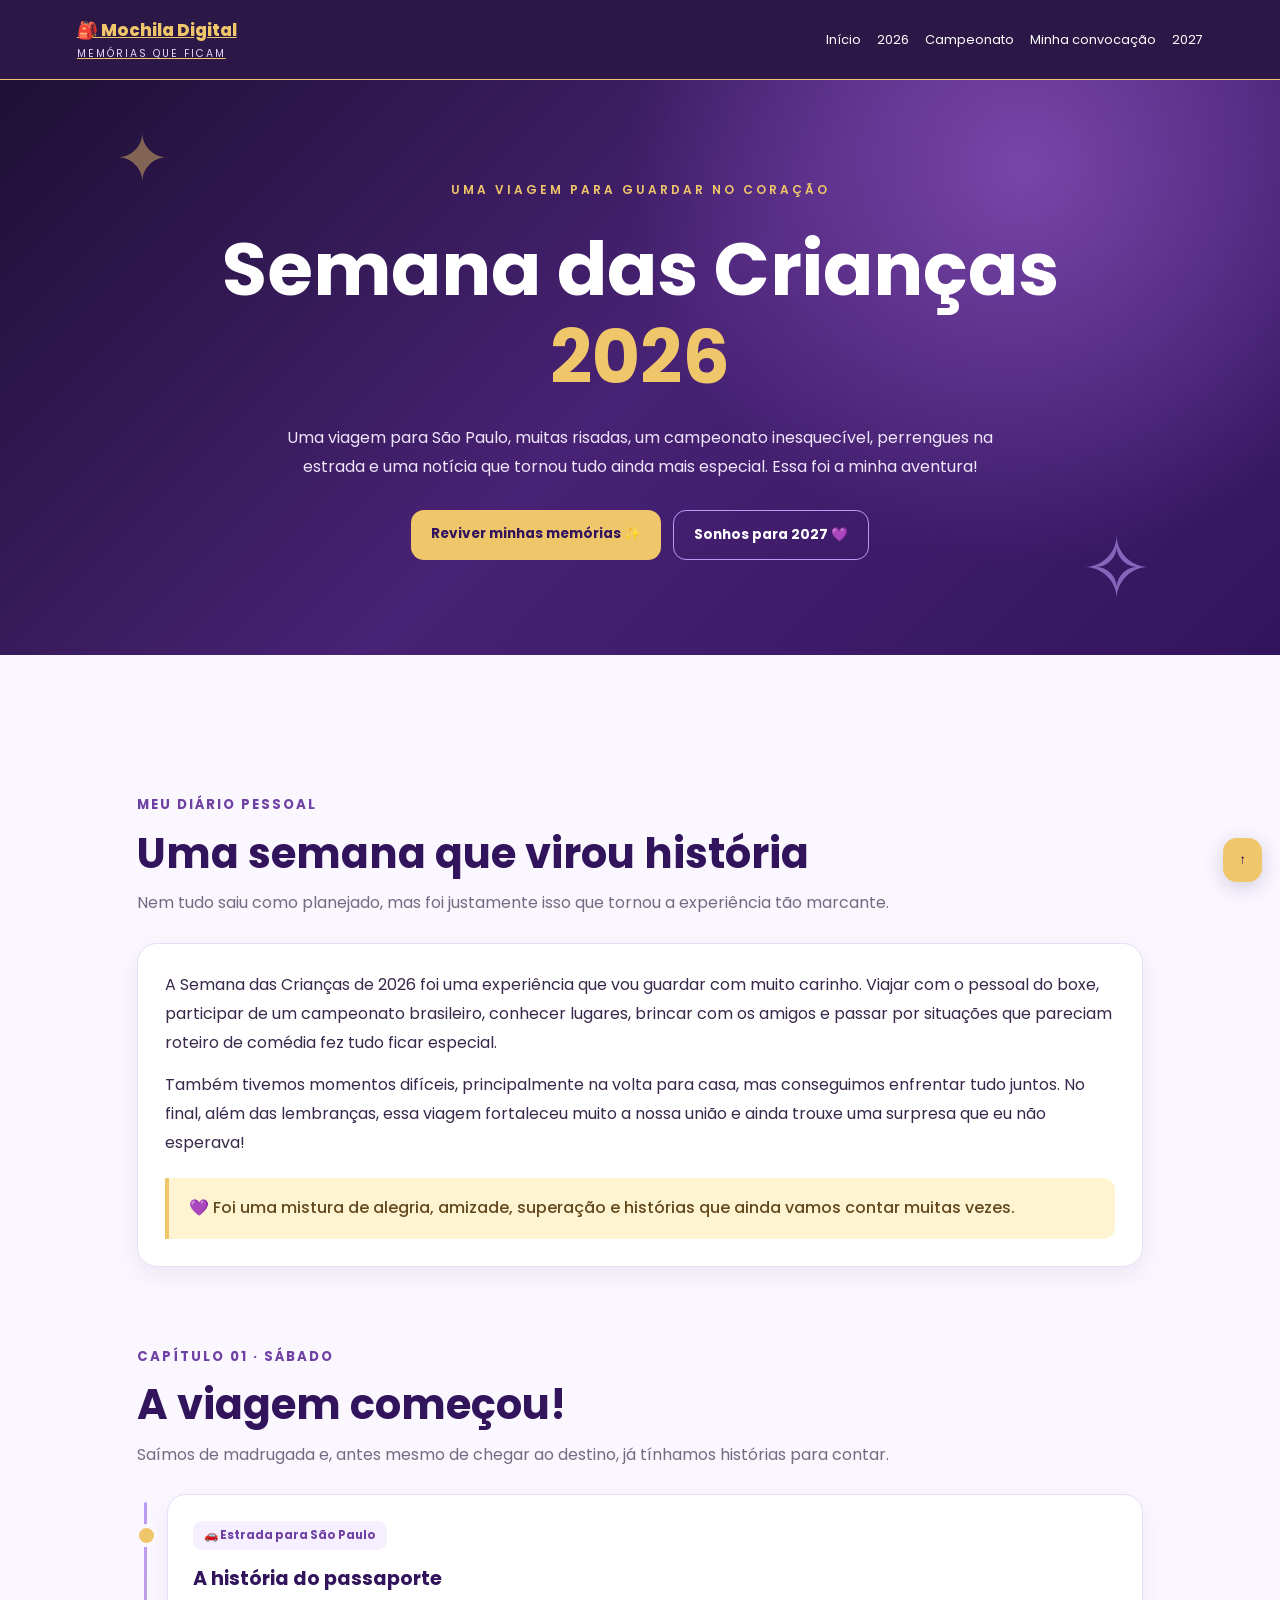
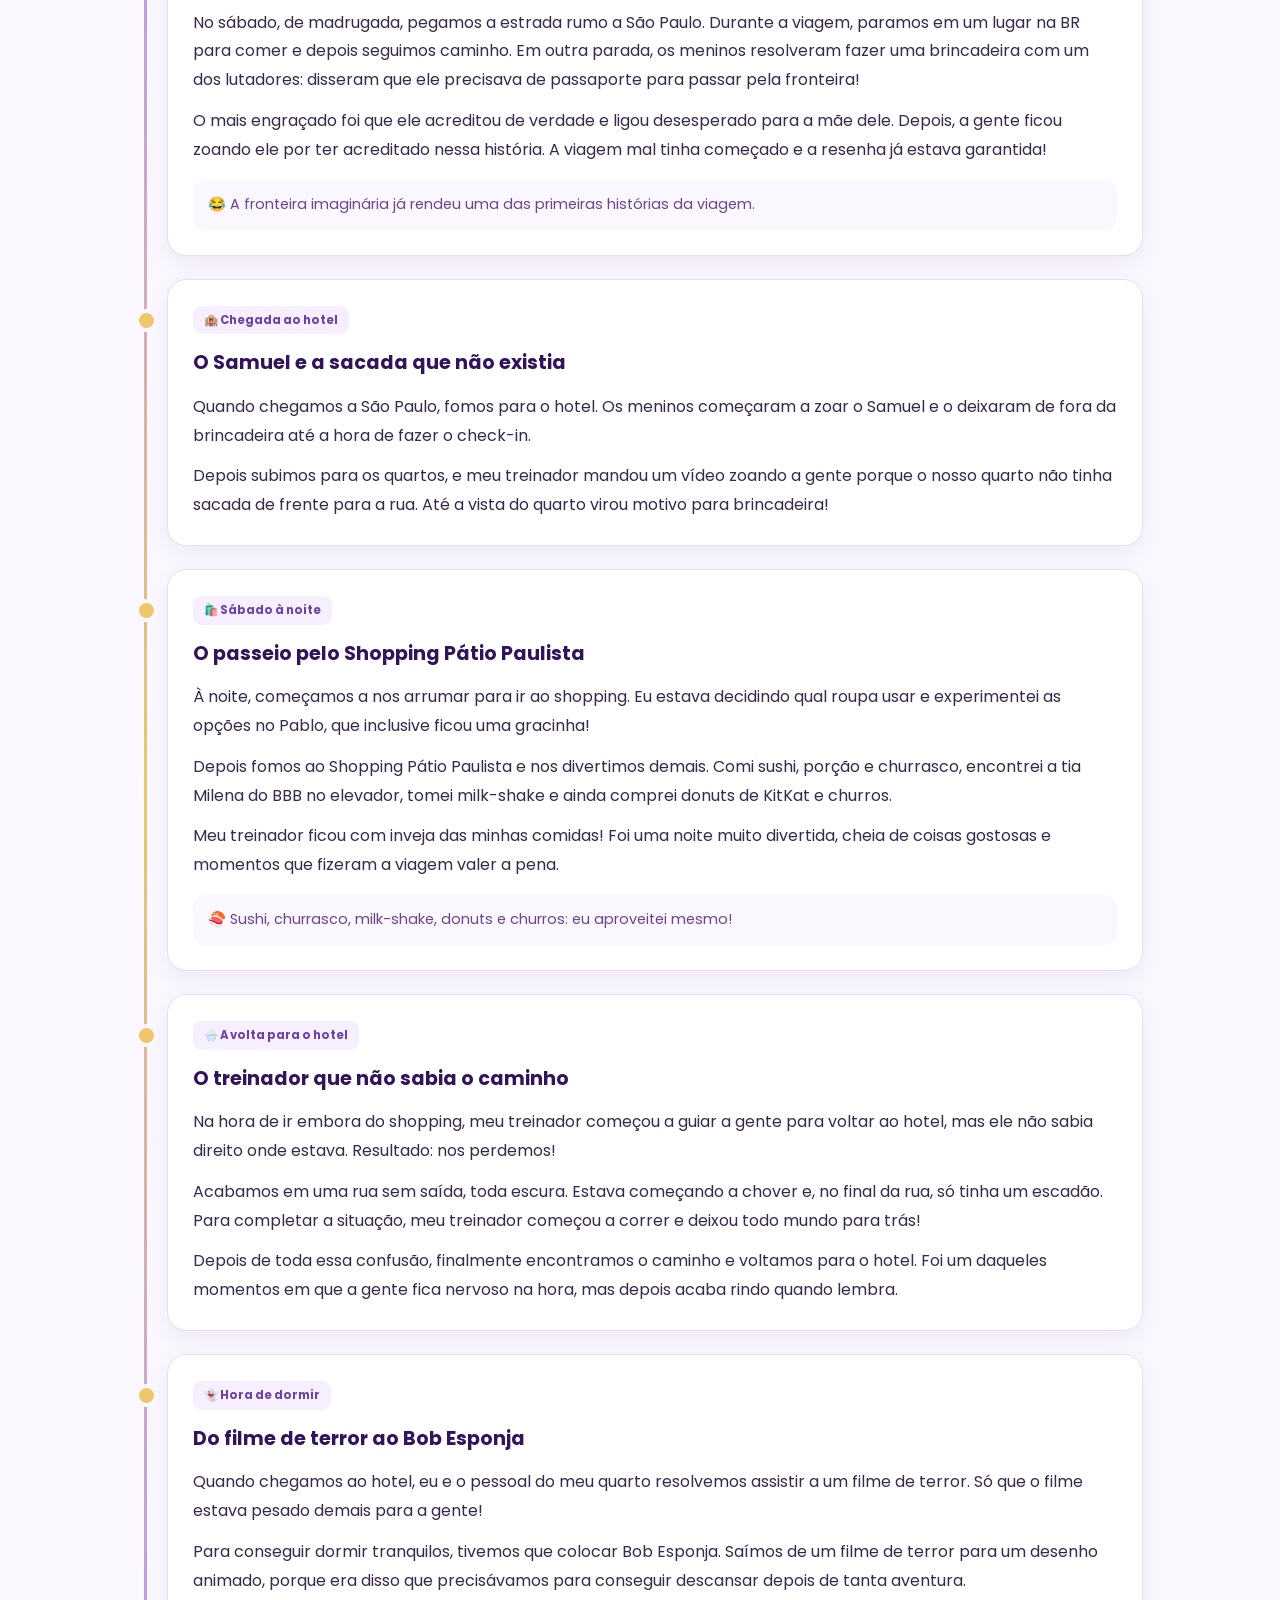
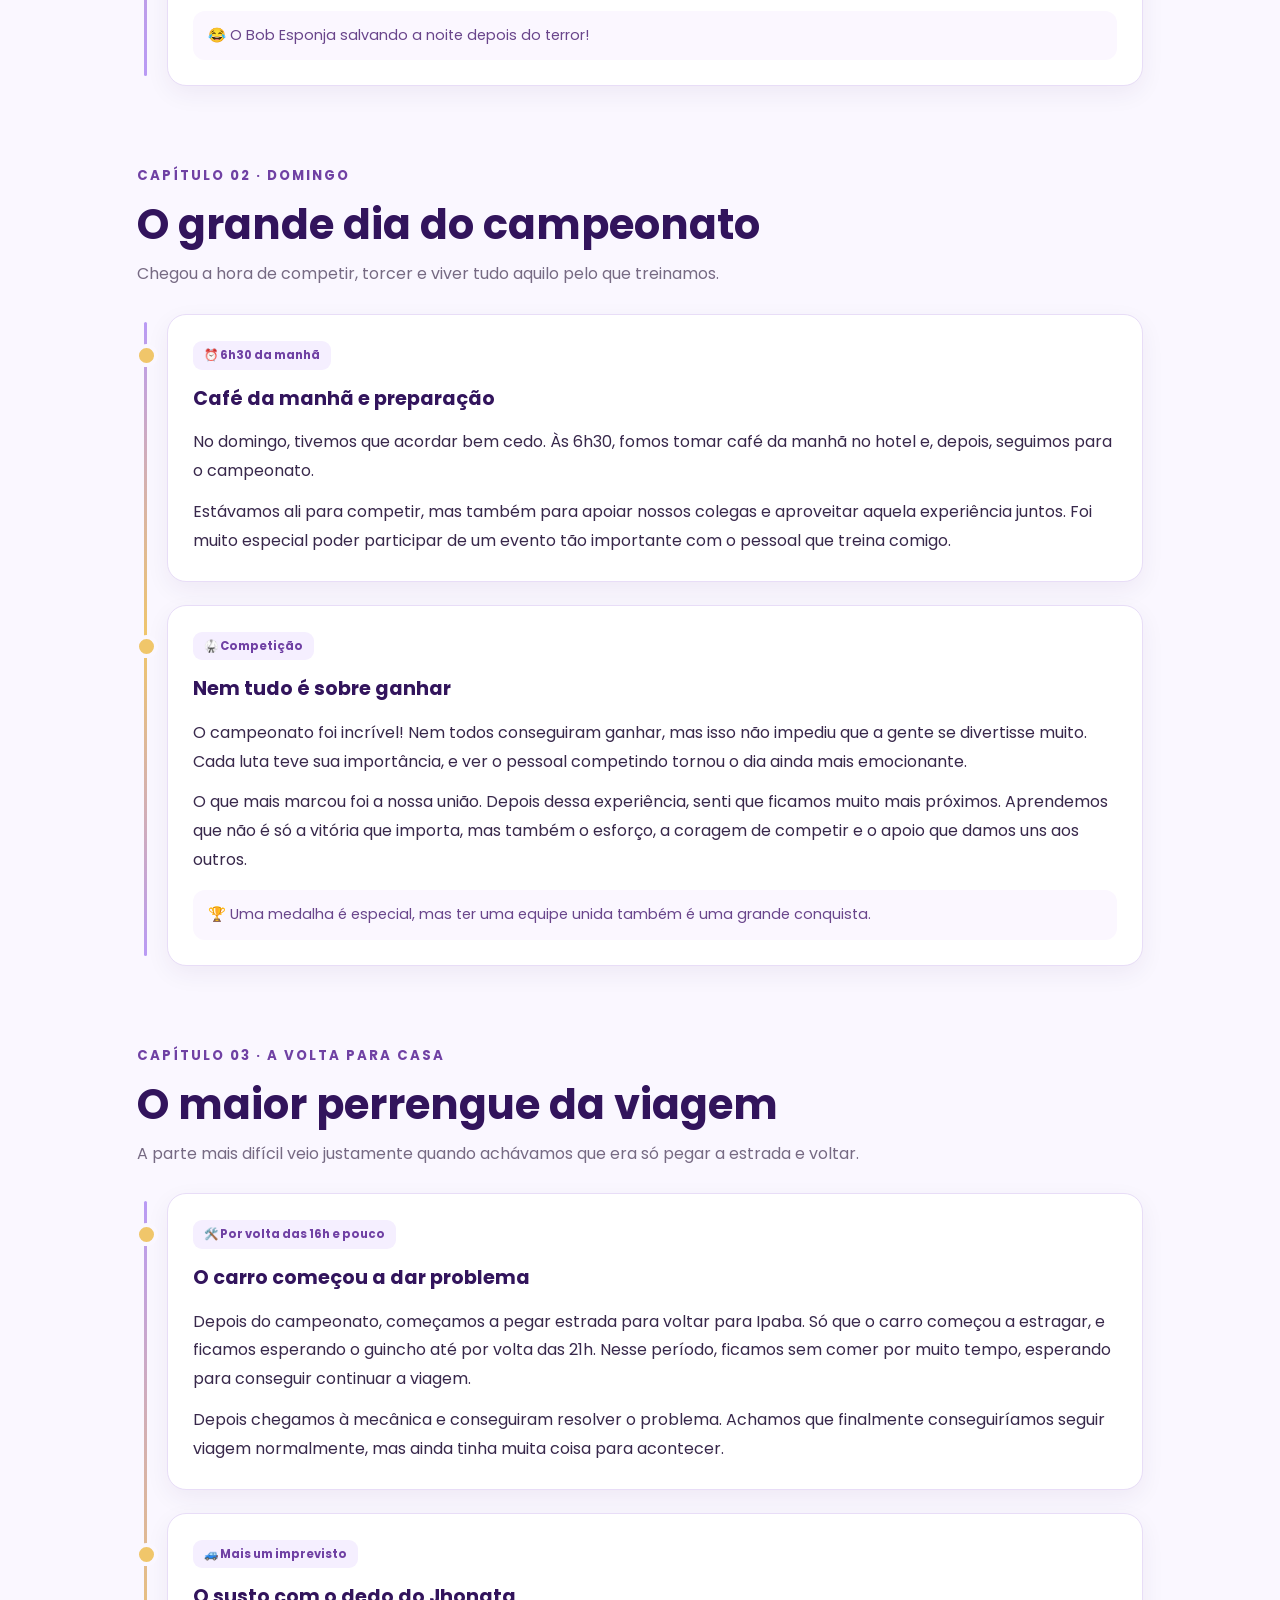
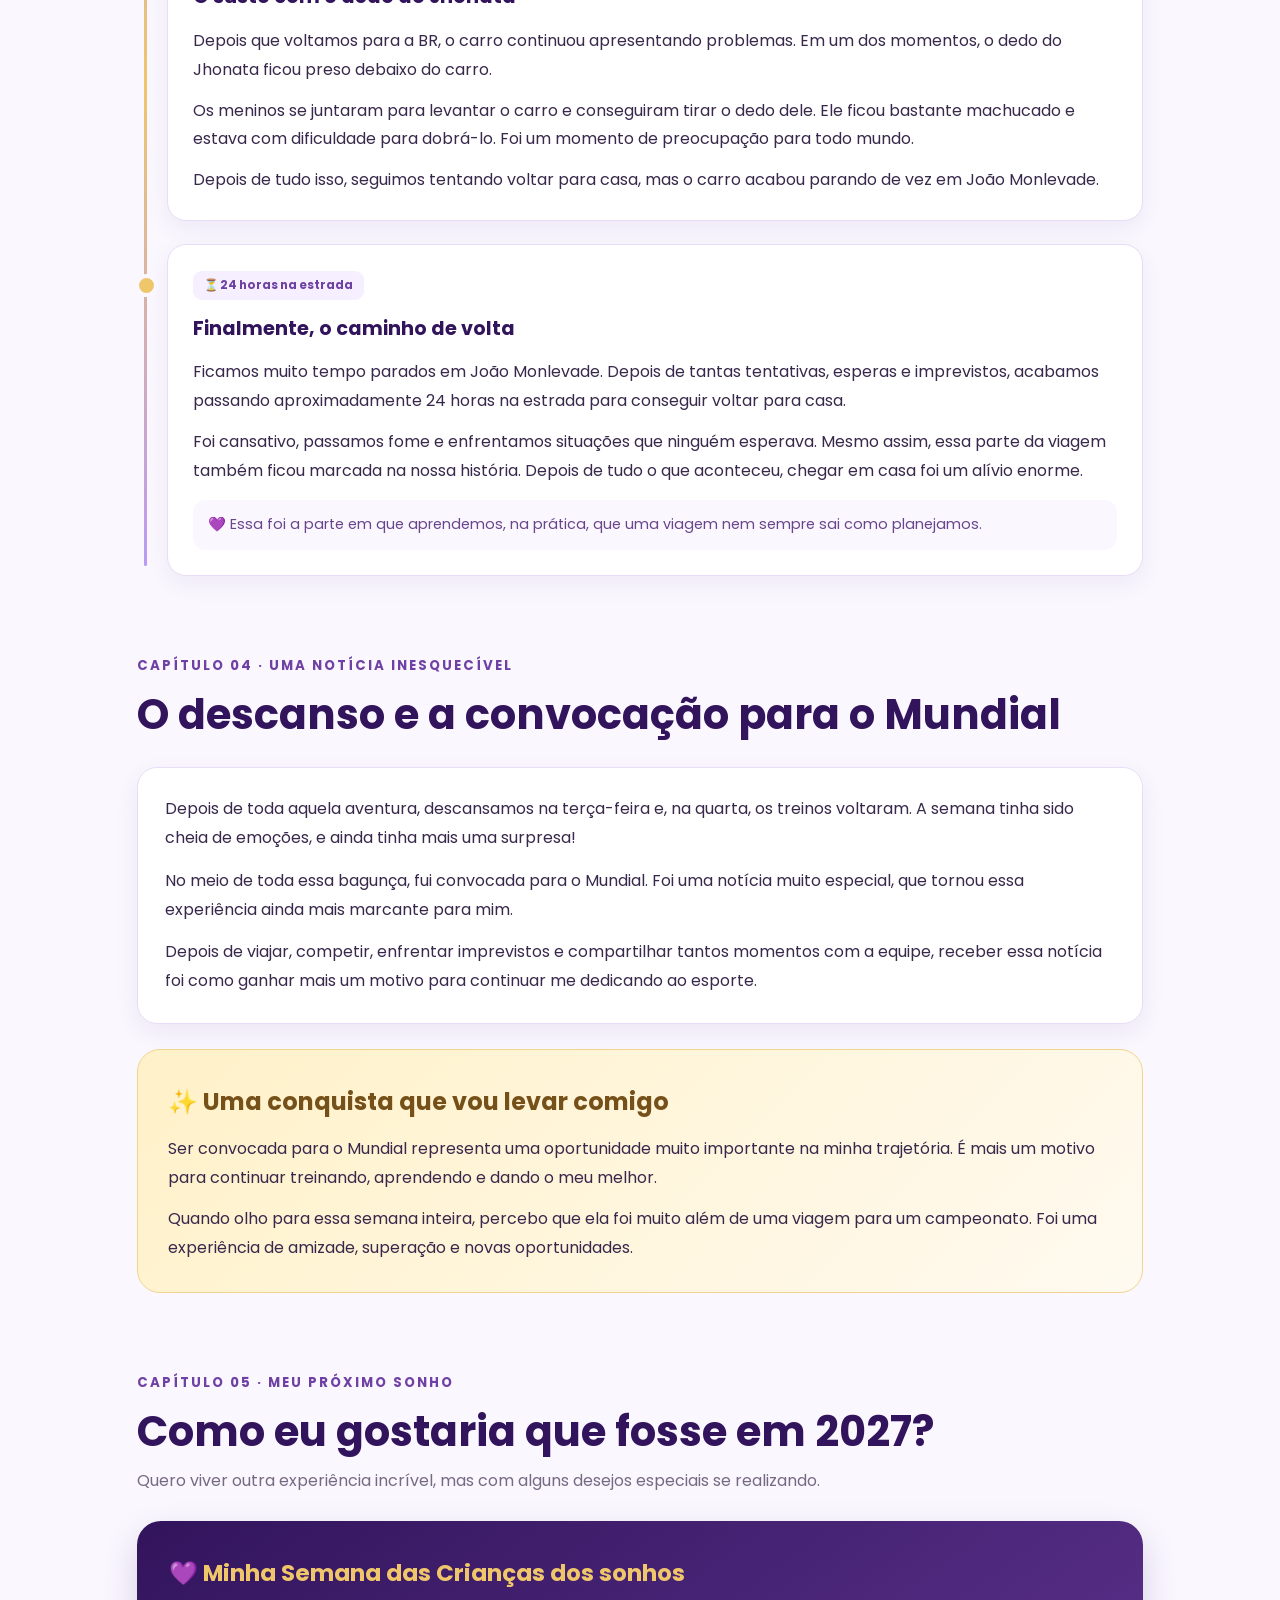
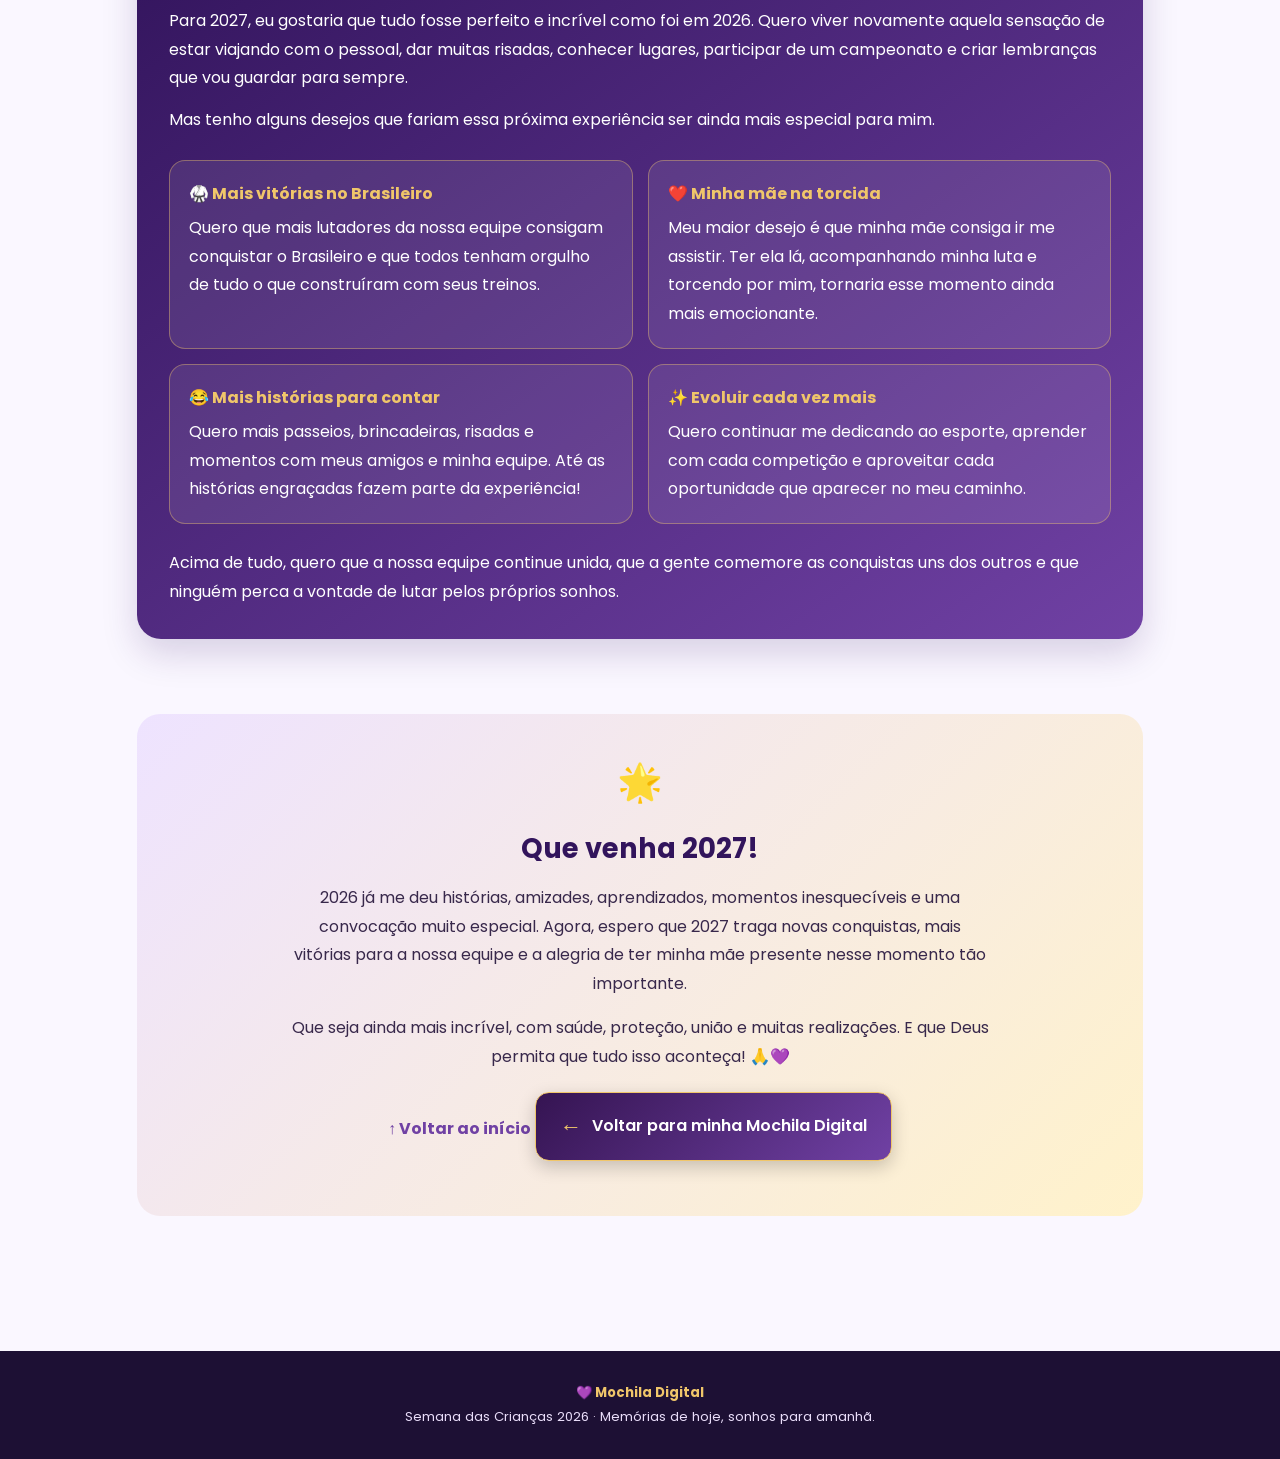
<file: semana-criancas.html>
<!DOCTYPE html>
<html lang="pt-BR">
<head>
<meta charset="UTF-8">
<meta name="viewport" content="width=device-width, initial-scale=1.0">
<title>Semana das Crianças | Mochila Digital</title>

<link href="https://fonts.googleapis.com/css2?family=Poppins:wght@300;400;500;600;700;800&display=swap" rel="stylesheet">

<style>
:root {
    --roxo: #32145c;
    --roxo2: #7041a4;
    --lilas: #b99af5;
    --claro: #f5efff;
    --ouro: #f0c66a;
    --texto: #38284b;
    --fundo: #faf7ff;
}

* {
    margin: 0;
    padding: 0;
    box-sizing: border-box;
    font-family: 'Poppins', sans-serif;
    scroll-behavior: smooth;
}

body {
    background: var(--fundo);
    color: var(--texto);
    line-height: 1.8;
}

header {
    background: rgba(38, 17, 66, .97);
    padding: 15px 6%;
    display: flex;
    align-items: center;
    justify-content: space-between;
    flex-wrap: wrap;
    gap: 15px;
    position: sticky;
    top: 0;
    z-index: 10;
    border-bottom: 1px solid var(--ouro);
}

.logo {
    color: var(--ouro);
    font-weight: 800;
    font-size: 1.05rem;
}

.logo small {
    display: block;
    color: #e5d7fa;
    font-size: .65rem;
    letter-spacing: 2px;
    font-weight: 400;
}

nav {
    display: flex;
    flex-wrap: wrap;
    gap: 16px;
}

nav a {
    color: white;
    text-decoration: none;
    font-size: .8rem;
    transition: .25s;
}

nav a:hover {
    color: var(--ouro);
}

.hero {
    padding: 95px 7%;
    text-align: center;
    color: white;
    background:
        radial-gradient(circle at 80% 15%, #7845a9, transparent 35%),
        linear-gradient(135deg, #1d1034, #482274, #32145c);
    position: relative;
    overflow: hidden;
}

.hero::before {
    content: "✦";
    position: absolute;
    left: 9%;
    top: 20px;
    font-size: 65px;
    color: var(--ouro);
    opacity: .45;
}

.hero::after {
    content: "✧";
    position: absolute;
    right: 10%;
    bottom: 10px;
    font-size: 85px;
    color: var(--lilas);
    opacity: .6;
}

.tag {
    color: var(--ouro);
    letter-spacing: 3px;
    text-transform: uppercase;
    font-size: .75rem;
    font-weight: 600;
}

.hero h1 {
    font-size: clamp(2.4rem, 6vw, 4.6rem);
    line-height: 1.2;
    margin: 22px 0;
}

.hero h1 span {
    color: var(--ouro);
}

.hero p {
    max-width: 720px;
    margin: auto;
    color: #eee5fa;
}

.botoes {
    margin-top: 28px;
    display: flex;
    justify-content: center;
    flex-wrap: wrap;
    gap: 12px;
}

.botao {
    display: inline-block;
    text-decoration: none;
    border-radius: 13px;
    padding: 12px 20px;
    font-size: .85rem;
    font-weight: 700;
    transition: .25s;
}

.botao:hover {
    transform: translateY(-4px);
}

.botao-ouro {
    background: var(--ouro);
    color: var(--roxo);
}

.botao-lilas {
    color: white;
    border: 1px solid var(--lilas);
}

main {
    max-width: 1050px;
    padding: 60px 22px;
    margin: auto;
}

section {
    margin-bottom: 75px;
    scroll-margin-top: 100px;
}

.titulo {
    margin-bottom: 25px;
}

.titulo small {
    color: var(--roxo2);
    text-transform: uppercase;
    letter-spacing: 2px;
    font-weight: 700;
}

.titulo h2 {
    color: var(--roxo);
    font-size: clamp(1.8rem, 4vw, 2.6rem);
    line-height: 1.3;
    margin: 8px 0;
}

.titulo p {
    color: #766a83;
}

.card {
    background: white;
    border: 1px solid #e8ddf7;
    border-radius: 20px;
    padding: 27px;
    box-shadow: 0 8px 25px rgba(50, 20, 92, .07);
}

.card p + p {
    margin-top: 14px;
}

.frase {
    margin-top: 20px;
    padding: 16px 20px;
    background: #fff4d1;
    border-left: 4px solid var(--ouro);
    border-radius: 0 12px 12px 0;
    color: #63491e;
    font-weight: 500;
}

.linha {
    position: relative;
    padding-left: 30px;
}

.linha::before {
    content: "";
    position: absolute;
    top: 8px;
    bottom: 10px;
    left: 7px;
    width: 3px;
    background: linear-gradient(var(--lilas), var(--ouro), var(--lilas));
    border-radius: 10px;
}

.memoria {
    position: relative;
    background: white;
    border: 1px solid #e8ddf7;
    border-radius: 19px;
    padding: 25px;
    margin-bottom: 23px;
    box-shadow: 0 8px 25px rgba(50, 20, 92, .06);
    transition: .3s;
}

.memoria:hover {
    transform: translateX(5px);
    border-color: var(--lilas);
}

.memoria::before {
    content: "";
    position: absolute;
    left: -33px;
    top: 29px;
    width: 15px;
    height: 15px;
    border-radius: 50%;
    background: var(--ouro);
    border: 4px solid var(--fundo);
}

.etiqueta {
    display: inline-block;
    background: var(--claro);
    color: var(--roxo2);
    padding: 4px 11px;
    border-radius: 9px;
    font-size: .72rem;
    font-weight: 700;
    margin-bottom: 12px;
}

.memoria h3 {
    color: var(--roxo);
    margin-bottom: 12px;
    font-size: 1.2rem;
}

.memoria p + p {
    margin-top: 12px;
}

.destaque {
    background: #fbf7ff;
    padding: 12px 15px;
    border-radius: 12px;
    color: #69458b;
    margin-top: 15px;
    font-size: .9rem;
}

.convocacao {
    background: linear-gradient(135deg, #fff1c8, #fffaf0);
    border: 1px solid #efd58c;
    border-radius: 23px;
    padding: 30px;
    margin-top: 25px;
}

.convocacao h3 {
    color: #765019;
    font-size: 1.5rem;
    margin-bottom: 12px;
}

.convocacao p + p {
    margin-top: 12px;
}

.sonhos {
    padding: 32px;
    border-radius: 24px;
    color: white;
    background: linear-gradient(145deg, #32145c, #7041a4);
    box-shadow: 0 15px 35px rgba(50,20,92,.17);
}

.sonhos h3 {
    color: var(--ouro);
    font-size: 1.45rem;
    margin-bottom: 12px;
}

.sonhos p + p {
    margin-top: 13px;
}

.lista-sonhos {
    display: grid;
    grid-template-columns: repeat(2, minmax(0, 1fr));
    gap: 15px;
    margin-top: 25px;
}

.sonho {
    padding: 19px;
    background: rgba(255,255,255,.09);
    border: 1px solid rgba(240,198,106,.4);
    border-radius: 16px;
}

.sonho strong {
    display: block;
    color: var(--ouro);
    margin-bottom: 5px;
}

.final {
    text-align: center;
    background: linear-gradient(135deg, #eee3ff, #fff2cb);
    padding: 35px 24px;
    border-radius: 23px;
}

.final .estrela {
    font-size: 2.3rem;
}

.final h3 {
    color: var(--roxo);
    font-size: 1.7rem;
    margin: 10px 0;
}

.final p {
    max-width: 700px;
    margin: auto;
}

.voltar {
    display: inline-block;
    margin-top: 20px;
    color: var(--roxo2);
    font-weight: 700;
    text-decoration: none;
}

footer {
    text-align: center;
    padding: 30px 20px;
    background: #1d1034;
    color: #e9ddf9;
    font-size: .82rem;
}

footer strong {
    color: var(--ouro);
}

.topo {
    position: fixed;
    right: 18px;
    bottom: 18px;
    border: none;
    border-radius: 14px;
    padding: 12px 16px;
    color: var(--roxo);
    background: var(--ouro);
    cursor: pointer;
    box-shadow: 0 5px 20px #32145c30;
}

.revelar {
    opacity: 0;
    transform: translateY(20px);
    transition: opacity .7s, transform .7s;
}

.revelar.apareceu {
    opacity: 1;
    transform: translateY(0);
}

@media(max-width:650px) {
    header {
        justify-content: center;
    }

    nav {
        justify-content: center;
        gap: 11px;
    }

    .hero {
        padding: 70px 22px;
    }

    main {
        padding: 42px 16px;
    }

    .card, .memoria, .sonhos, .convocacao {
        padding: 21px;
    }

    .lista-sonhos {
        grid-template-columns: 1fr;
    }

    .linha {
        padding-left: 24px;
    }

    .memoria::before {
        left: -28px;
    }
}

@media(prefers-reduced-motion: reduce) {
    *, *::before, *::after {
        scroll-behavior: auto !important;
        transition: none !important;
    }

    .revelar {
        opacity: 1;
        transform: none;
    }
}
    
.botao-voltar-mochila {
    display: inline-flex;
    align-items: center;
    justify-content: center;
    gap: 10px;
    padding: 14px 24px;
    margin: 20px 0;
    background: linear-gradient(135deg, #351452, #7041a4);
    color: #ffffff;
    text-decoration: none;
    font-family: 'Poppins', sans-serif;
    font-weight: 600;
    border: 1px solid #f0c66a;
    border-radius: 14px;
    box-shadow: 0 6px 18px rgba(0, 0, 0, 0.2);
    transition: all 0.3s ease;
}

.botao-voltar-mochila span {
    color: #f0c66a;
    font-size: 22px;
}

.botao-voltar-mochila:hover {
    transform: translateY(-4px);
    background: linear-gradient(135deg, #482274, #8758bd);
    border-color: #ffe28a;
    box-shadow: 0 10px 24px rgba(0, 0, 0, 0.3);
}

</style>
</head>

<body>

<header>
    <a class="logo" href="index.html">
        🎒 Mochila Digital
        <small>MEMÓRIAS QUE FICAM</small>
    </a>

    <nav>
        <a href="#inicio">Início</a>
        <a href="#experiencia">2026</a>
        <a href="#campeonato">Campeonato</a>
        <a href="#mundial">Minha convocação</a>
        <a href="#2027">2027</a>
    </nav>
</header>

<section class="hero" id="inicio">
    <span class="tag">Uma viagem para guardar no coração</span>

    <h1>Semana das Crianças<br><span>2026</span></h1>

    <p>
        Uma viagem para São Paulo, muitas risadas, um campeonato
        inesquecível, perrengues na estrada e uma notícia que tornou
        tudo ainda mais especial. Essa foi a minha aventura!
    </p>

    <div class="botoes">
        <a href="#experiencia" class="botao botao-ouro">Reviver minhas memórias ✨</a>
        <a href="#2027" class="botao botao-lilas">Sonhos para 2027 💜</a>
    </div>
</section>

<main>

<section class="revelar">
    <div class="titulo">
        <small>Meu diário pessoal</small>
        <h2>Uma semana que virou história</h2>
        <p>Nem tudo saiu como planejado, mas foi justamente isso que tornou a experiência tão marcante.</p>
    </div>

    <div class="card">
        <p>
            A Semana das Crianças de 2026 foi uma experiência que vou
            guardar com muito carinho. Viajar com o pessoal do boxe,
            participar de um campeonato brasileiro, conhecer lugares,
            brincar com os amigos e passar por situações que pareciam
            roteiro de comédia fez tudo ficar especial.
        </p>

        <p>
            Também tivemos momentos difíceis, principalmente na volta
            para casa, mas conseguimos enfrentar tudo juntos. No final,
            além das lembranças, essa viagem fortaleceu muito a nossa
            união e ainda trouxe uma surpresa que eu não esperava!
        </p>

        <div class="frase">
            💜 Foi uma mistura de alegria, amizade, superação e histórias
            que ainda vamos contar muitas vezes.
        </div>
    </div>
</section>

<section id="experiencia" class="revelar">
    <div class="titulo">
        <small>Capítulo 01 · Sábado</small>
        <h2>A viagem começou!</h2>
        <p>Saímos de madrugada e, antes mesmo de chegar ao destino, já tínhamos histórias para contar.</p>
    </div>

    <div class="linha">

        <article class="memoria">
            <span class="etiqueta">🚗 Estrada para São Paulo</span>
            <h3>A história do passaporte</h3>

            <p>
                No sábado, de madrugada, pegamos a estrada rumo a São Paulo.
                Durante a viagem, paramos em um lugar na BR para comer e
                depois seguimos caminho. Em outra parada, os meninos
                resolveram fazer uma brincadeira com um dos lutadores:
                disseram que ele precisava de passaporte para passar pela
                fronteira!
            </p>

            <p>
                O mais engraçado foi que ele acreditou de verdade e ligou
                desesperado para a mãe dele. Depois, a gente ficou zoando
                ele por ter acreditado nessa história. A viagem mal tinha
                começado e a resenha já estava garantida!
            </p>

            <div class="destaque">😂 A fronteira imaginária já rendeu uma das primeiras histórias da viagem.</div>
        </article>

        <article class="memoria">
            <span class="etiqueta">🏨 Chegada ao hotel</span>
            <h3>O Samuel e a sacada que não existia</h3>

            <p>
                Quando chegamos a São Paulo, fomos para o hotel. Os meninos
                começaram a zoar o Samuel e o deixaram de fora da brincadeira
                até a hora de fazer o check-in.
            </p>

            <p>
                Depois subimos para os quartos, e meu treinador mandou um
                vídeo zoando a gente porque o nosso quarto não tinha sacada
                de frente para a rua. Até a vista do quarto virou motivo
                para brincadeira!
            </p>
        </article>

        <article class="memoria">
            <span class="etiqueta">🛍️ Sábado à noite</span>
            <h3>O passeio pelo Shopping Pátio Paulista</h3>

            <p>
                À noite, começamos a nos arrumar para ir ao shopping.
                Eu estava decidindo qual roupa usar e experimentei as
                opções no Pablo, que inclusive ficou uma gracinha!
            </p>

            <p>
                Depois fomos ao Shopping Pátio Paulista e nos divertimos
                demais. Comi sushi, porção e churrasco, encontrei a tia
                Milena do BBB no elevador, tomei milk-shake e ainda comprei
                donuts de KitKat e churros.
            </p>

            <p>
                Meu treinador ficou com inveja das minhas comidas!
                Foi uma noite muito divertida, cheia de coisas gostosas
                e momentos que fizeram a viagem valer a pena.
            </p>

            <div class="destaque">🍣 Sushi, churrasco, milk-shake, donuts e churros: eu aproveitei mesmo!</div>
        </article>

        <article class="memoria">
            <span class="etiqueta">🌧️ A volta para o hotel</span>
            <h3>O treinador que não sabia o caminho</h3>

            <p>
                Na hora de ir embora do shopping, meu treinador começou
                a guiar a gente para voltar ao hotel, mas ele não sabia
                direito onde estava. Resultado: nos perdemos!
            </p>

            <p>
                Acabamos em uma rua sem saída, toda escura. Estava
                começando a chover e, no final da rua, só tinha um
                escadão. Para completar a situação, meu treinador
                começou a correr e deixou todo mundo para trás!
            </p>

            <p>
                Depois de toda essa confusão, finalmente encontramos
                o caminho e voltamos para o hotel. Foi um daqueles
                momentos em que a gente fica nervoso na hora, mas
                depois acaba rindo quando lembra.
            </p>
        </article>

        <article class="memoria">
            <span class="etiqueta">👻 Hora de dormir</span>
            <h3>Do filme de terror ao Bob Esponja</h3>

            <p>
                Quando chegamos ao hotel, eu e o pessoal do meu quarto
                resolvemos assistir a um filme de terror. Só que o filme
                estava pesado demais para a gente!
            </p>

            <p>
                Para conseguir dormir tranquilos, tivemos que colocar
                Bob Esponja. Saímos de um filme de terror para um desenho
                animado, porque era disso que precisávamos para conseguir
                descansar depois de tanta aventura.
            </p>

            <div class="destaque">😂 O Bob Esponja salvando a noite depois do terror!</div>
        </article>

    </div>
</section>

<section id="campeonato" class="revelar">
    <div class="titulo">
        <small>Capítulo 02 · Domingo</small>
        <h2>O grande dia do campeonato</h2>
        <p>Chegou a hora de competir, torcer e viver tudo aquilo pelo que treinamos.</p>
    </div>

    <div class="linha">

        <article class="memoria">
            <span class="etiqueta">⏰ 6h30 da manhã</span>
            <h3>Café da manhã e preparação</h3>

            <p>
                No domingo, tivemos que acordar bem cedo. Às 6h30,
                fomos tomar café da manhã no hotel e, depois, seguimos
                para o campeonato.
            </p>

            <p>
                Estávamos ali para competir, mas também para apoiar
                nossos colegas e aproveitar aquela experiência juntos.
                Foi muito especial poder participar de um evento tão
                importante com o pessoal que treina comigo.
            </p>
        </article>

        <article class="memoria">
            <span class="etiqueta">🥋 Competição</span>
            <h3>Nem tudo é sobre ganhar</h3>

            <p>
                O campeonato foi incrível! Nem todos conseguiram ganhar,
                mas isso não impediu que a gente se divertisse muito.
                Cada luta teve sua importância, e ver o pessoal competindo
                tornou o dia ainda mais emocionante.
            </p>

            <p>
                O que mais marcou foi a nossa união. Depois dessa
                experiência, senti que ficamos muito mais próximos.
                Aprendemos que não é só a vitória que importa, mas
                também o esforço, a coragem de competir e o apoio
                que damos uns aos outros.
            </p>

            <div class="destaque">🏆 Uma medalha é especial, mas ter uma equipe unida também é uma grande conquista.</div>
        </article>

    </div>
</section>

<section class="revelar">
    <div class="titulo">
        <small>Capítulo 03 · A volta para casa</small>
        <h2>O maior perrengue da viagem</h2>
        <p>A parte mais difícil veio justamente quando achávamos que era só pegar a estrada e voltar.</p>
    </div>

    <div class="linha">

        <article class="memoria">
            <span class="etiqueta">🛠️ Por volta das 16h e pouco</span>
            <h3>O carro começou a dar problema</h3>

            <p>
                Depois do campeonato, começamos a pegar estrada para
                voltar para Ipaba. Só que o carro começou a estragar,
                e ficamos esperando o guincho até por volta das 21h.
                Nesse período, ficamos sem comer por muito tempo,
                esperando para conseguir continuar a viagem.
            </p>

            <p>
                Depois chegamos à mecânica e conseguiram resolver
                o problema. Achamos que finalmente conseguiríamos
                seguir viagem normalmente, mas ainda tinha muita
                coisa para acontecer.
            </p>
        </article>

        <article class="memoria">
            <span class="etiqueta">🚙 Mais um imprevisto</span>
            <h3>O susto com o dedo do Jhonata</h3>

            <p>
                Depois que voltamos para a BR, o carro continuou
                apresentando problemas. Em um dos momentos, o dedo
                do Jhonata ficou preso debaixo do carro.
            </p>

            <p>
                Os meninos se juntaram para levantar o carro e
                conseguiram tirar o dedo dele. Ele ficou bastante
                machucado e estava com dificuldade para dobrá-lo.
                Foi um momento de preocupação para todo mundo.
            </p>

            <p>
                Depois de tudo isso, seguimos tentando voltar para
                casa, mas o carro acabou parando de vez em João
                Monlevade.
            </p>
        </article>

        <article class="memoria">
            <span class="etiqueta">⏳ 24 horas na estrada</span>
            <h3>Finalmente, o caminho de volta</h3>

            <p>
                Ficamos muito tempo parados em João Monlevade.
                Depois de tantas tentativas, esperas e imprevistos,
                acabamos passando aproximadamente 24 horas na
                estrada para conseguir voltar para casa.
            </p>

            <p>
                Foi cansativo, passamos fome e enfrentamos situações
                que ninguém esperava. Mesmo assim, essa parte da
                viagem também ficou marcada na nossa história.
                Depois de tudo o que aconteceu, chegar em casa
                foi um alívio enorme.
            </p>

            <div class="destaque">💜 Essa foi a parte em que aprendemos, na prática, que uma viagem nem sempre sai como planejamos.</div>
        </article>

    </div>
</section>

<section id="mundial" class="revelar">
    <div class="titulo">
        <small>Capítulo 04 · Uma notícia inesquecível</small>
        <h2>O descanso e a convocação para o Mundial</h2>
    </div>

    <div class="card">
        <p>
            Depois de toda aquela aventura, descansamos na terça-feira
            e, na quarta, os treinos voltaram. A semana tinha sido
            cheia de emoções, e ainda tinha mais uma surpresa!
        </p>

        <p>
            No meio de toda essa bagunça, fui convocada para o Mundial.
            Foi uma notícia muito especial, que tornou essa experiência
            ainda mais marcante para mim.
        </p>

        <p>
            Depois de viajar, competir, enfrentar imprevistos e
            compartilhar tantos momentos com a equipe, receber essa
            notícia foi como ganhar mais um motivo para continuar
            me dedicando ao esporte.
        </p>
    </div>

    <div class="convocacao">
        <h3>✨ Uma conquista que vou levar comigo</h3>

        <p>
            Ser convocada para o Mundial representa uma oportunidade
            muito importante na minha trajetória. É mais um motivo
            para continuar treinando, aprendendo e dando o meu melhor.
        </p>

        <p>
            Quando olho para essa semana inteira, percebo que ela
            foi muito além de uma viagem para um campeonato. Foi
            uma experiência de amizade, superação e novas oportunidades.
        </p>
    </div>
</section>

<section id="2027" class="revelar">
    <div class="titulo">
        <small>Capítulo 05 · Meu próximo sonho</small>
        <h2>Como eu gostaria que fosse em 2027?</h2>
        <p>Quero viver outra experiência incrível, mas com alguns desejos especiais se realizando.</p>
    </div>

    <div class="sonhos">
        <h3>💜 Minha Semana das Crianças dos sonhos</h3>

        <p>
            Para 2027, eu gostaria que tudo fosse perfeito e incrível
            como foi em 2026. Quero viver novamente aquela sensação de
            estar viajando com o pessoal, dar muitas risadas, conhecer
            lugares, participar de um campeonato e criar lembranças
            que vou guardar para sempre.
        </p>

        <p>
            Mas tenho alguns desejos que fariam essa próxima experiência
            ser ainda mais especial para mim.
        </p>

        <div class="lista-sonhos">
            <div class="sonho">
                <strong>🥋 Mais vitórias no Brasileiro</strong>
                Quero que mais lutadores da nossa equipe consigam
                conquistar o Brasileiro e que todos tenham orgulho
                de tudo o que construíram com seus treinos.
            </div>

            <div class="sonho">
                <strong>❤️ Minha mãe na torcida</strong>
                Meu maior desejo é que minha mãe consiga ir me assistir.
                Ter ela lá, acompanhando minha luta e torcendo por mim,
                tornaria esse momento ainda mais emocionante.
            </div>

            <div class="sonho">
                <strong>😂 Mais histórias para contar</strong>
                Quero mais passeios, brincadeiras, risadas e momentos
                com meus amigos e minha equipe. Até as histórias
                engraçadas fazem parte da experiência!
            </div>

            <div class="sonho">
                <strong>✨ Evoluir cada vez mais</strong>
                Quero continuar me dedicando ao esporte, aprender
                com cada competição e aproveitar cada oportunidade
                que aparecer no meu caminho.
            </div>
        </div>

        <p style="margin-top:25px;">
            Acima de tudo, quero que a nossa equipe continue unida,
            que a gente comemore as conquistas uns dos outros e que
            ninguém perca a vontade de lutar pelos próprios sonhos.
        </p>
    </div>
</section>

<section class="revelar">
    <div class="final">
        <div class="estrela">🌟</div>
        <h3>Que venha 2027!</h3>

        <p>
            2026 já me deu histórias, amizades, aprendizados,
            momentos inesquecíveis e uma convocação muito especial.
            Agora, espero que 2027 traga novas conquistas, mais
            vitórias para a nossa equipe e a alegria de ter minha
            mãe presente nesse momento tão importante.
        </p>

        <p style="margin-top:15px;">
            Que seja ainda mais incrível, com saúde, proteção,
            união e muitas realizações. E que Deus permita que
            tudo isso aconteça! 🙏💜
        </p>

        <a href="#inicio" class="voltar">↑ Voltar ao início</a>
        <a href="index.html" class="botao-voltar-mochila">
    <span>←</span>
    Voltar para minha Mochila Digital
</a>
    </div>
</section>

</main>

<footer>
    <strong>💜 Mochila Digital</strong>
    <p>Semana das Crianças 2026 · Memórias de hoje, sonhos para amanhã.</p>
</footer>

<button class="topo" onclick="window.scrollTo({top:0,behavior:'smooth'})" aria-label="Voltar ao topo">↑</button>

<script>
const elementos = document.querySelectorAll('.revelar');

if ('IntersectionObserver' in window) {
    const observador = new IntersectionObserver((entradas) => {
        entradas.forEach((entrada) => {
            if (entrada.isIntersecting) {
                entrada.target.classList.add('apareceu');
                observador.unobserve(entrada.target);
            }
        });
    }, { threshold: 0.08 });

    elementos.forEach((elemento) => observador.observe(elemento));
} else {
    elementos.forEach((elemento) => elemento.classList.add('apareceu'));
}
</script>

</body>
</html>
</file>
<file: botaodh.css>
```css
/* ==============================
   BOTÃO ROXO + LILÁS + DOURADO
============================== */

button {

    /* ===== TAMANHO ===== */

    width: 220px;
    height: 70px;


    /* ===== ESPAÇO INTERNO ===== */

    padding: 10px 20px;


    /* ===== BORDA ===== */

    border: 3px solid #E6B84A;
    border-radius: 20px;


    /* ===== CORES ===== */

    background: linear-gradient(
        135deg,
        #24103D,
        #4B227A
    );

    color: #FFE8A3;


    /* ===== TEXTO ===== */

    font-family: Arial, sans-serif;
    font-size: 20px;
    font-weight: bold;
    text-align: center;
    text-decoration: none;


    /* ===== CURSOR ===== */

    cursor: pointer;


    /* ===== SOMBRA ===== */

    box-shadow:
        0 5px 10px rgba(36, 16, 61, 0.35),
        0 0 8px rgba(230, 184, 74, 0.15);


    /* ===== COMPORTAMENTO ===== */

    display: block;

    margin: 10px auto;


    /* ===== TRANSIÇÃO ===== */

    transition: all 0.3s ease;
}


/* ==============================
   QUANDO O MOUSE PASSA
============================== */

button:hover {

    background: linear-gradient(
        135deg,
        #4B227A,
        #B88AE8
    );

    color: #24103D;

    border-color: #FFE8A3;

    transform: scale(1.05);

    box-shadow:
        0 8px 18px rgba(36, 16, 61, 0.40),
        0 0 18px rgba(230, 184, 74, 0.45);
}


/* ==============================
   QUANDO O BOTÃO É PRESSIONADO
============================== */

button:active {

    transform: scale(0.95);

    box-shadow:
        0 3px 5px rgba(36, 16, 61, 0.25);
}


/* ==============================
   QUANDO RECEBE FOCO
============================== */

button:focus {

    outline: 4px solid #B88AE8;

    outline-offset: 4px;
}
```
</file>
